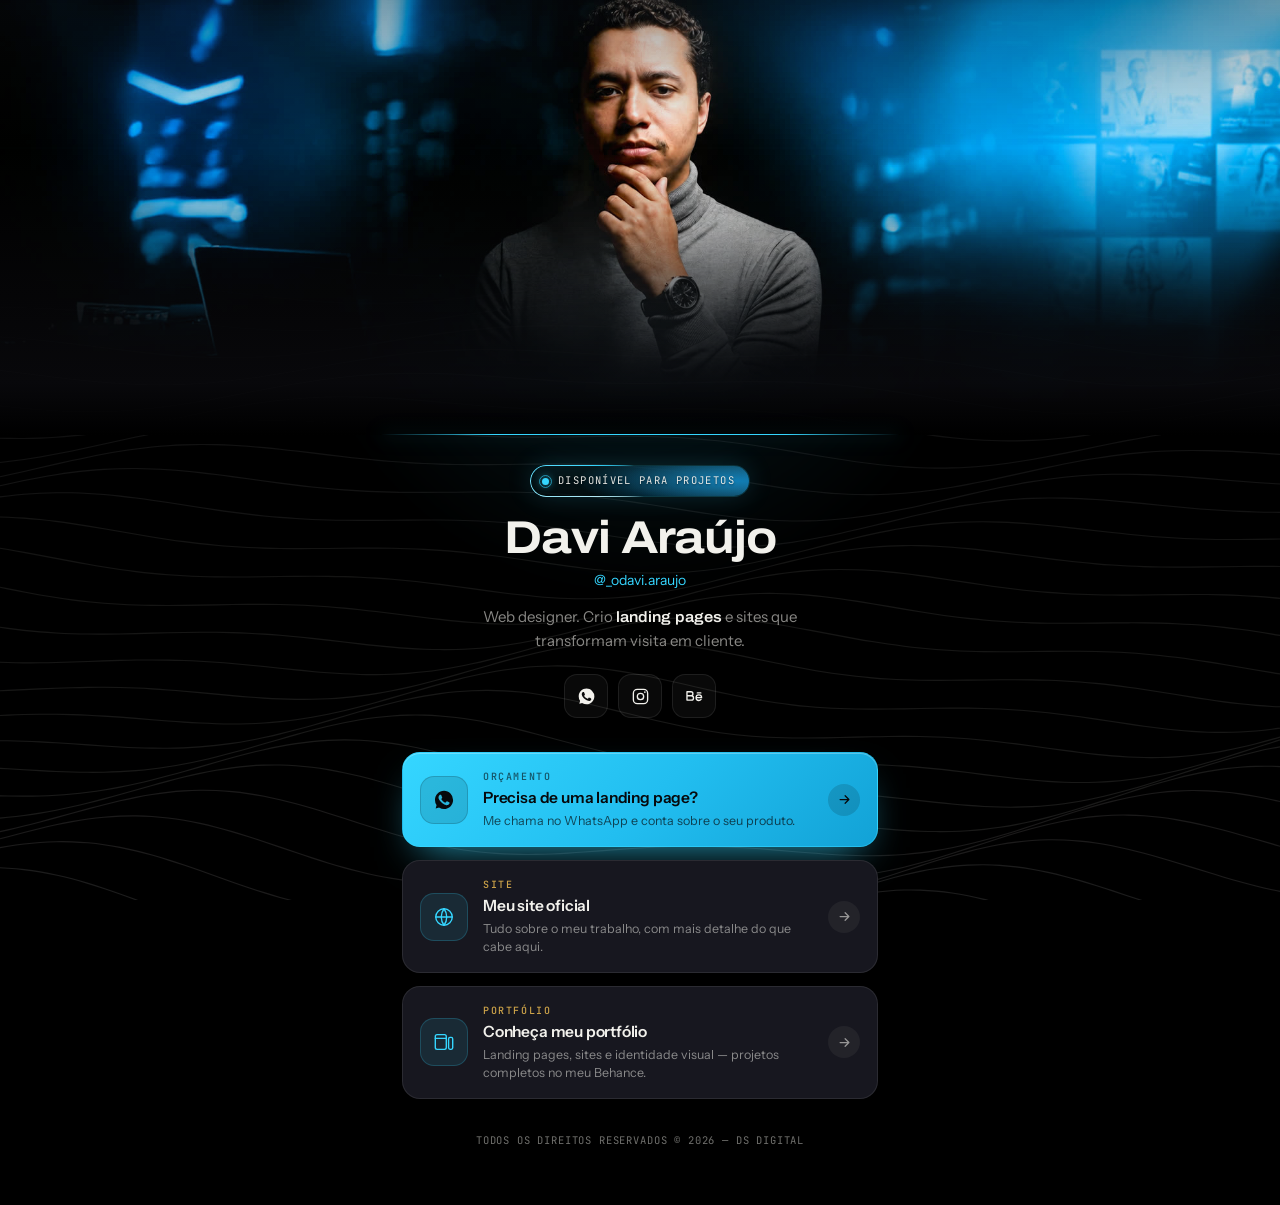
<file: index.html>
<!DOCTYPE html>
<html lang="pt-BR">
<head>
<meta charset="UTF-8">
<meta name="viewport" content="width=device-width, initial-scale=1">
<title>Davi Araújo — Web Designer</title>
<meta name="description" content="Web designer. Crio landing pages e sites que transformam visita em cliente.">
<meta name="theme-color" content="#0B0B0F">

<meta property="og:type" content="website">
<meta property="og:title" content="Davi Araújo — Web Designer">
<meta property="og:description" content="Crio landing pages e sites que transformam visita em cliente.">
<meta property="og:image" content="assets/banner.jpg">

<link rel="icon" href="data:image/svg+xml,%3Csvg xmlns='http://www.w3.org/2000/svg' viewBox='0 0 32 32'%3E%3Crect width='32' height='32' rx='8' fill='%230B0B0F'/%3E%3Cpath d='M9 8h6a8 8 0 0 1 0 16H9z' fill='none' stroke='%2335D6FF' stroke-width='2.6'/%3E%3C/svg%3E">

<link rel="preconnect" href="https://fonts.googleapis.com">
<link rel="preconnect" href="https://fonts.gstatic.com" crossorigin>
<link href="https://fonts.googleapis.com/css2?family=Archivo:wdth,wght@100..125,400..800&family=Instrument+Sans:wght@400..700&family=JetBrains+Mono:wght@400;500&display=swap" rel="stylesheet">
<link rel="stylesheet" href="style.css">
</head>
<body>

<!-- fundo: linhas fluidas + halo ciano -->
<div class="bg" aria-hidden="true">
  <canvas class="bg__lines"></canvas>
  <div class="bg__glow"></div>
</div>

<!-- ============ HERÓI: a foto, e a dobra ============ -->
<header class="hero" aria-hidden="true">
  <div class="hero__img"></div>
  <div class="hero__fade"></div>
  <div class="hero__fold"></div>
</header>

<main class="wrap">

  <p class="pill reveal" style="--i:0">
    <i></i><span>Disponível para projetos</span>
  </p>

  <h1 class="name reveal" style="--i:1">Davi Araújo</h1>
  <p class="handle reveal" style="--i:2">@_odavi.araujo</p>
  <p class="bio reveal" style="--i:3">
    Web designer. Crio <em>landing pages</em> e sites que transformam visita em cliente.
  </p>

  <nav class="socials reveal" style="--i:4" aria-label="Redes">
    <a href="https://wa.me/5599985160035?text=Ol%C3%A1%2C%20vim%20do%20site%20e%20gostaria%20de%20um%20or%C3%A7amento." target="_blank" rel="noopener" aria-label="WhatsApp">
      <svg viewBox="0 0 24 24" fill="currentColor" aria-hidden="true"><path d="M17.47 14.38c-.3-.15-1.76-.87-2.03-.97-.28-.1-.48-.15-.68.15s-.76.96-.94 1.16c-.17.2-.34.22-.64.08-.3-.15-1.26-.47-2.39-1.48-.89-.79-1.48-1.76-1.66-2.06-.17-.3-.02-.46.13-.6.14-.14.3-.35.45-.53.15-.17.2-.3.3-.5.1-.2.05-.37-.03-.52-.07-.15-.67-1.61-.91-2.2-.25-.58-.49-.5-.67-.51h-.57c-.2 0-.52.07-.8.37-.27.3-1.03 1.02-1.03 2.48s1.06 2.87 1.21 3.07c.15.2 2.1 3.2 5.08 4.49.7.3 1.26.49 1.69.62.71.23 1.36.2 1.87.12.57-.09 1.76-.72 2-1.41.25-.7.25-1.29.18-1.42-.08-.12-.28-.2-.57-.34M12.05 21.8a9.9 9.9 0 0 1-5.04-1.38l-.36-.21-3.74.98 1-3.65-.24-.37a9.86 9.86 0 0 1-1.51-5.26c0-5.45 4.44-9.89 9.89-9.89 2.64 0 5.12 1.03 6.99 2.9a9.83 9.83 0 0 1 2.89 6.99c0 5.45-4.44 9.89-9.88 9.89"/></svg>
    </a>
    <a href="https://www.instagram.com/_odavi.araujo/" target="_blank" rel="noopener" aria-label="Instagram">
      <svg viewBox="0 0 24 24" fill="none" stroke="currentColor" stroke-width="1.7" aria-hidden="true"><rect x="3" y="3" width="18" height="18" rx="5"/><circle cx="12" cy="12" r="4"/><circle cx="17.5" cy="6.5" r="1.05" fill="currentColor" stroke="none"/></svg>
    </a>
    <a href="https://www.behance.net/odavi_araujo" target="_blank" rel="noopener" aria-label="Behance">
      <svg viewBox="0 0 24 24" fill="none" stroke="currentColor" stroke-width="1.7" stroke-linecap="round" stroke-linejoin="round" aria-hidden="true"><path d="M2.5 6h5a2.5 2.5 0 0 1 0 5h-5zM2.5 11h5.5a2.75 2.75 0 0 1 0 5.5H2.5zM14 13.5h7a3.5 3.5 0 1 0-7 0 3.5 3.5 0 0 0 3.5 3.5c1.3 0 2.2-.5 2.8-1.3M15.5 7.5H20"/></svg>
    </a>
  </nav>

  <!-- ============ CARDS ============ -->
  <div class="links">

    <a class="link link--cta reveal" style="--i:5" href="https://wa.me/5599985160035?text=Ol%C3%A1%2C%20vim%20do%20site%20e%20gostaria%20de%20um%20or%C3%A7amento." target="_blank" rel="noopener">
      <span class="link__ic" aria-hidden="true">
        <svg viewBox="0 0 24 24" fill="currentColor"><path d="M17.47 14.38c-.3-.15-1.76-.87-2.03-.97-.28-.1-.48-.15-.68.15s-.76.96-.94 1.16c-.17.2-.34.22-.64.08-.3-.15-1.26-.47-2.39-1.48-.89-.79-1.48-1.76-1.66-2.06-.17-.3-.02-.46.13-.6.14-.14.3-.35.45-.53.15-.17.2-.3.3-.5.1-.2.05-.37-.03-.52-.07-.15-.67-1.61-.91-2.2-.25-.58-.49-.5-.67-.51h-.57c-.2 0-.52.07-.8.37-.27.3-1.03 1.02-1.03 2.48s1.06 2.87 1.21 3.07c.15.2 2.1 3.2 5.08 4.49.7.3 1.26.49 1.69.62.71.23 1.36.2 1.87.12.57-.09 1.76-.72 2-1.41.25-.7.25-1.29.18-1.42-.08-.12-.28-.2-.57-.34M12.05 21.8a9.9 9.9 0 0 1-5.04-1.38l-.36-.21-3.74.98 1-3.65-.24-.37a9.86 9.86 0 0 1-1.51-5.26c0-5.45 4.44-9.89 9.89-9.89 2.64 0 5.12 1.03 6.99 2.9a9.83 9.83 0 0 1 2.89 6.99c0 5.45-4.44 9.89-9.88 9.89"/></svg>
      </span>
      <span class="link__tx">
        <span class="link__kick">Orçamento</span>
        <b>Precisa de uma landing page?</b>
        <span class="link__sub">Me chama no WhatsApp e conta sobre o seu produto.</span>
      </span>
      <span class="link__go" aria-hidden="true">
        <svg viewBox="0 0 24 24" fill="none" stroke="currentColor" stroke-width="2" stroke-linecap="round" stroke-linejoin="round"><path d="M5 12h13M13 6l6 6-6 6"/></svg>
      </span>
    </a>

    <!-- TODO: trocar o href="#" pela URL do site quando ele estiver no ar -->
    <a class="link reveal" style="--i:6" href="#">
      <span class="link__ic" aria-hidden="true">
        <svg viewBox="0 0 24 24" fill="none" stroke="currentColor" stroke-width="1.5" stroke-linecap="round" stroke-linejoin="round">
          <circle cx="12" cy="12" r="9"/><path d="M3 12h18"/>
          <path d="M12 3a15 15 0 0 1 0 18M12 3a15 15 0 0 0 0 18"/>
        </svg>
      </span>
      <span class="link__tx">
        <span class="link__kick">Site</span>
        <b>Meu site oficial</b>
        <span class="link__sub">Tudo sobre o meu trabalho, com mais detalhe do que cabe aqui.</span>
      </span>
      <span class="link__go" aria-hidden="true">
        <svg viewBox="0 0 24 24" fill="none" stroke="currentColor" stroke-width="2" stroke-linecap="round" stroke-linejoin="round"><path d="M5 12h13M13 6l6 6-6 6"/></svg>
      </span>
    </a>

    <a class="link reveal" style="--i:7" href="https://www.behance.net/odavi_araujo" target="_blank" rel="noopener">
      <span class="link__ic" aria-hidden="true">
        <svg viewBox="0 0 24 24" fill="none" stroke="currentColor" stroke-width="1.5" stroke-linecap="round" stroke-linejoin="round">
          <rect x="2.5" y="4" width="12" height="16" rx="2"/><path d="M2.5 8h12"/>
          <rect x="17" y="7" width="4.5" height="13" rx="1.6"/>
        </svg>
      </span>
      <span class="link__tx">
        <span class="link__kick">Portfólio</span>
        <b>Conheça meu portfólio</b>
        <span class="link__sub">Landing pages, sites e identidade visual — projetos completos no meu Behance.</span>
      </span>
      <span class="link__go" aria-hidden="true">
        <svg viewBox="0 0 24 24" fill="none" stroke="currentColor" stroke-width="2" stroke-linecap="round" stroke-linejoin="round"><path d="M5 12h13M13 6l6 6-6 6"/></svg>
      </span>
    </a>

  </div>

  <footer class="foot reveal" style="--i:8">
    Todos os direitos reservados © <span id="year">2026</span> — DS DIGITAL
  </footer>

</main>

<script src="script.js"></script>
</body>
</html>
</file>
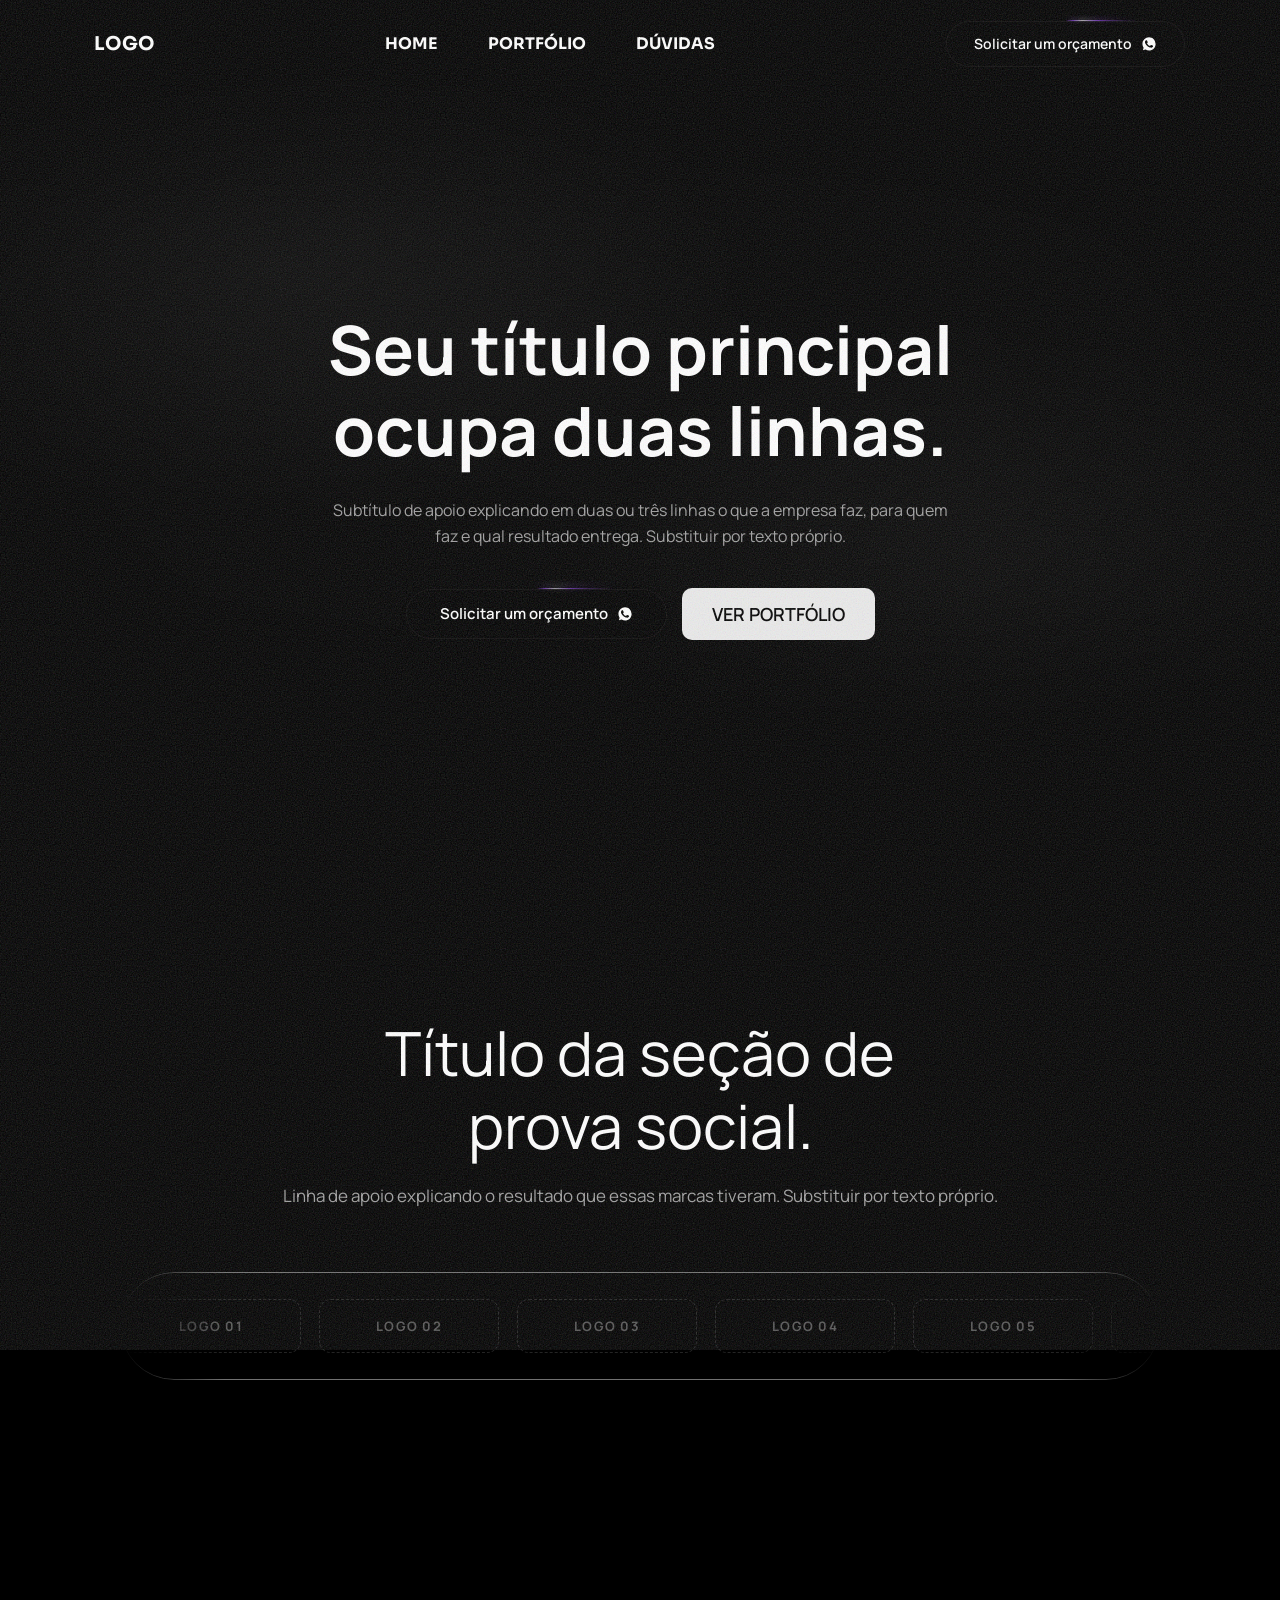
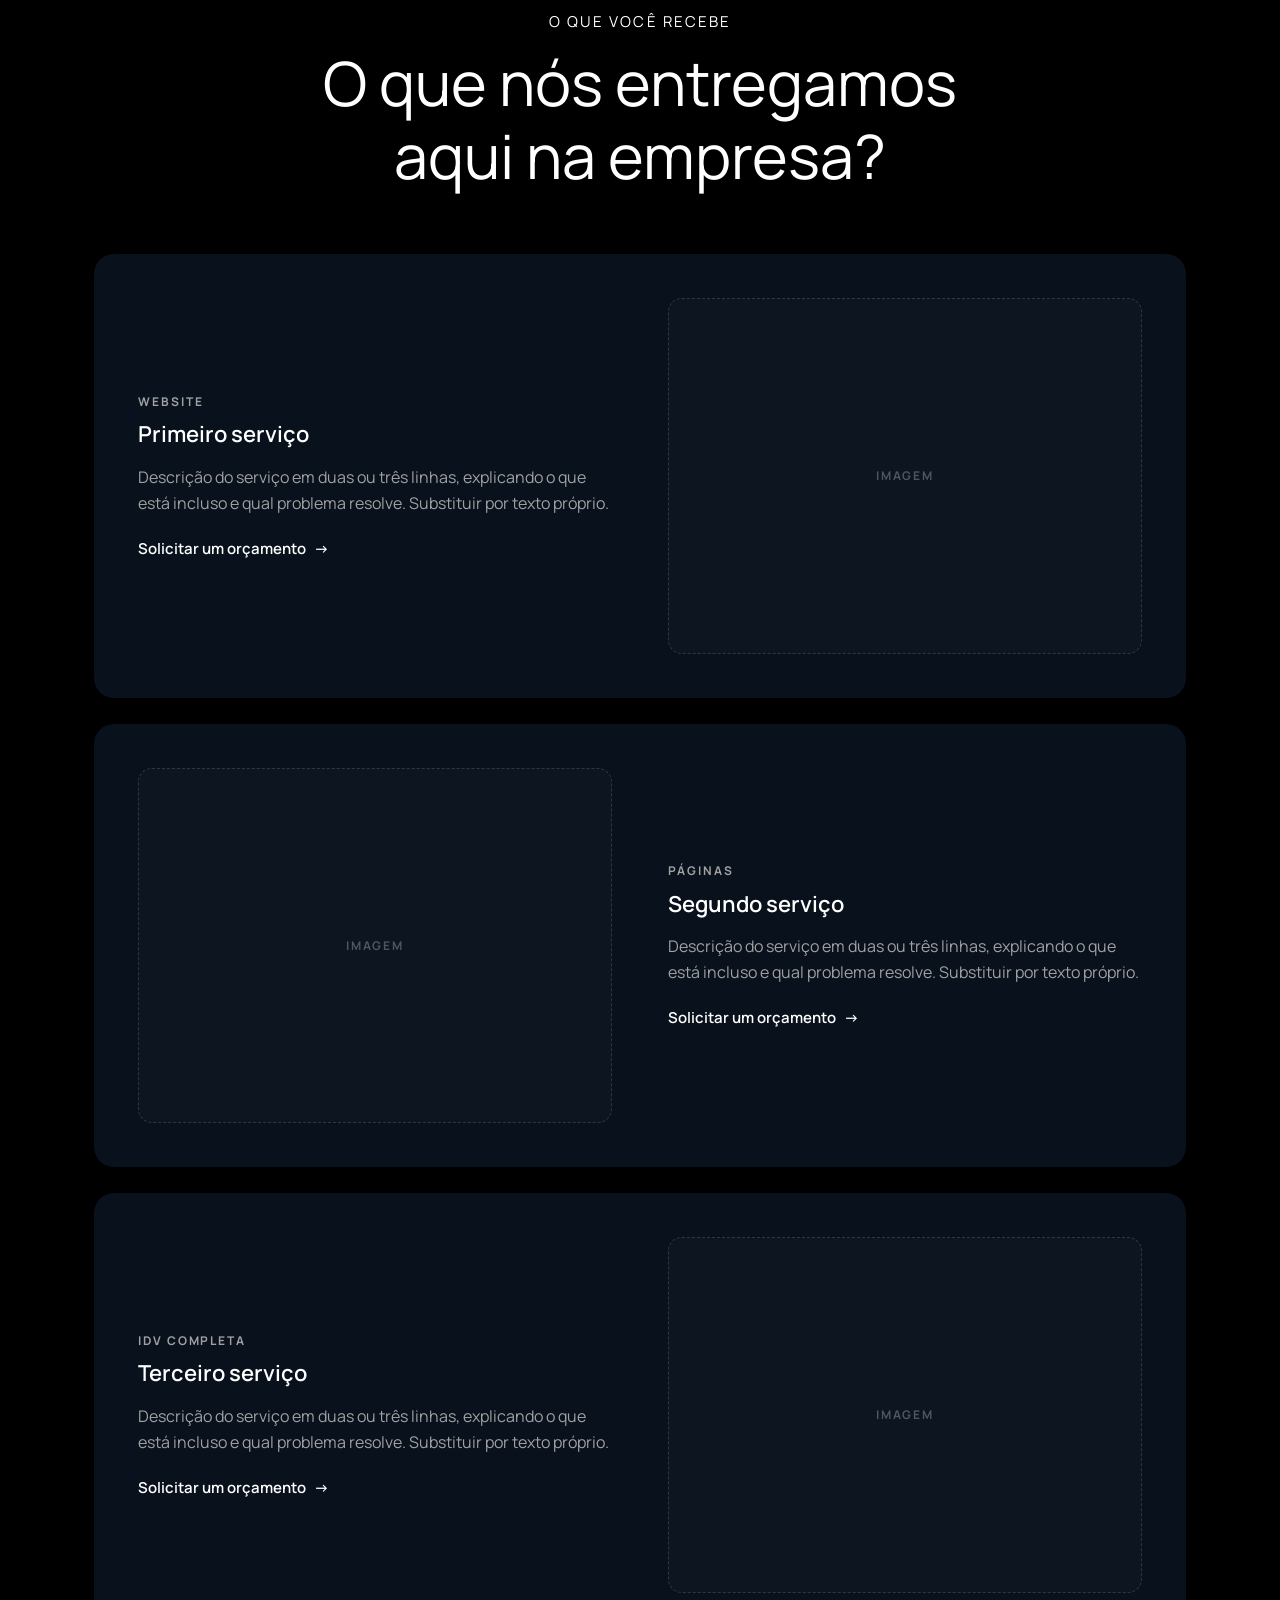
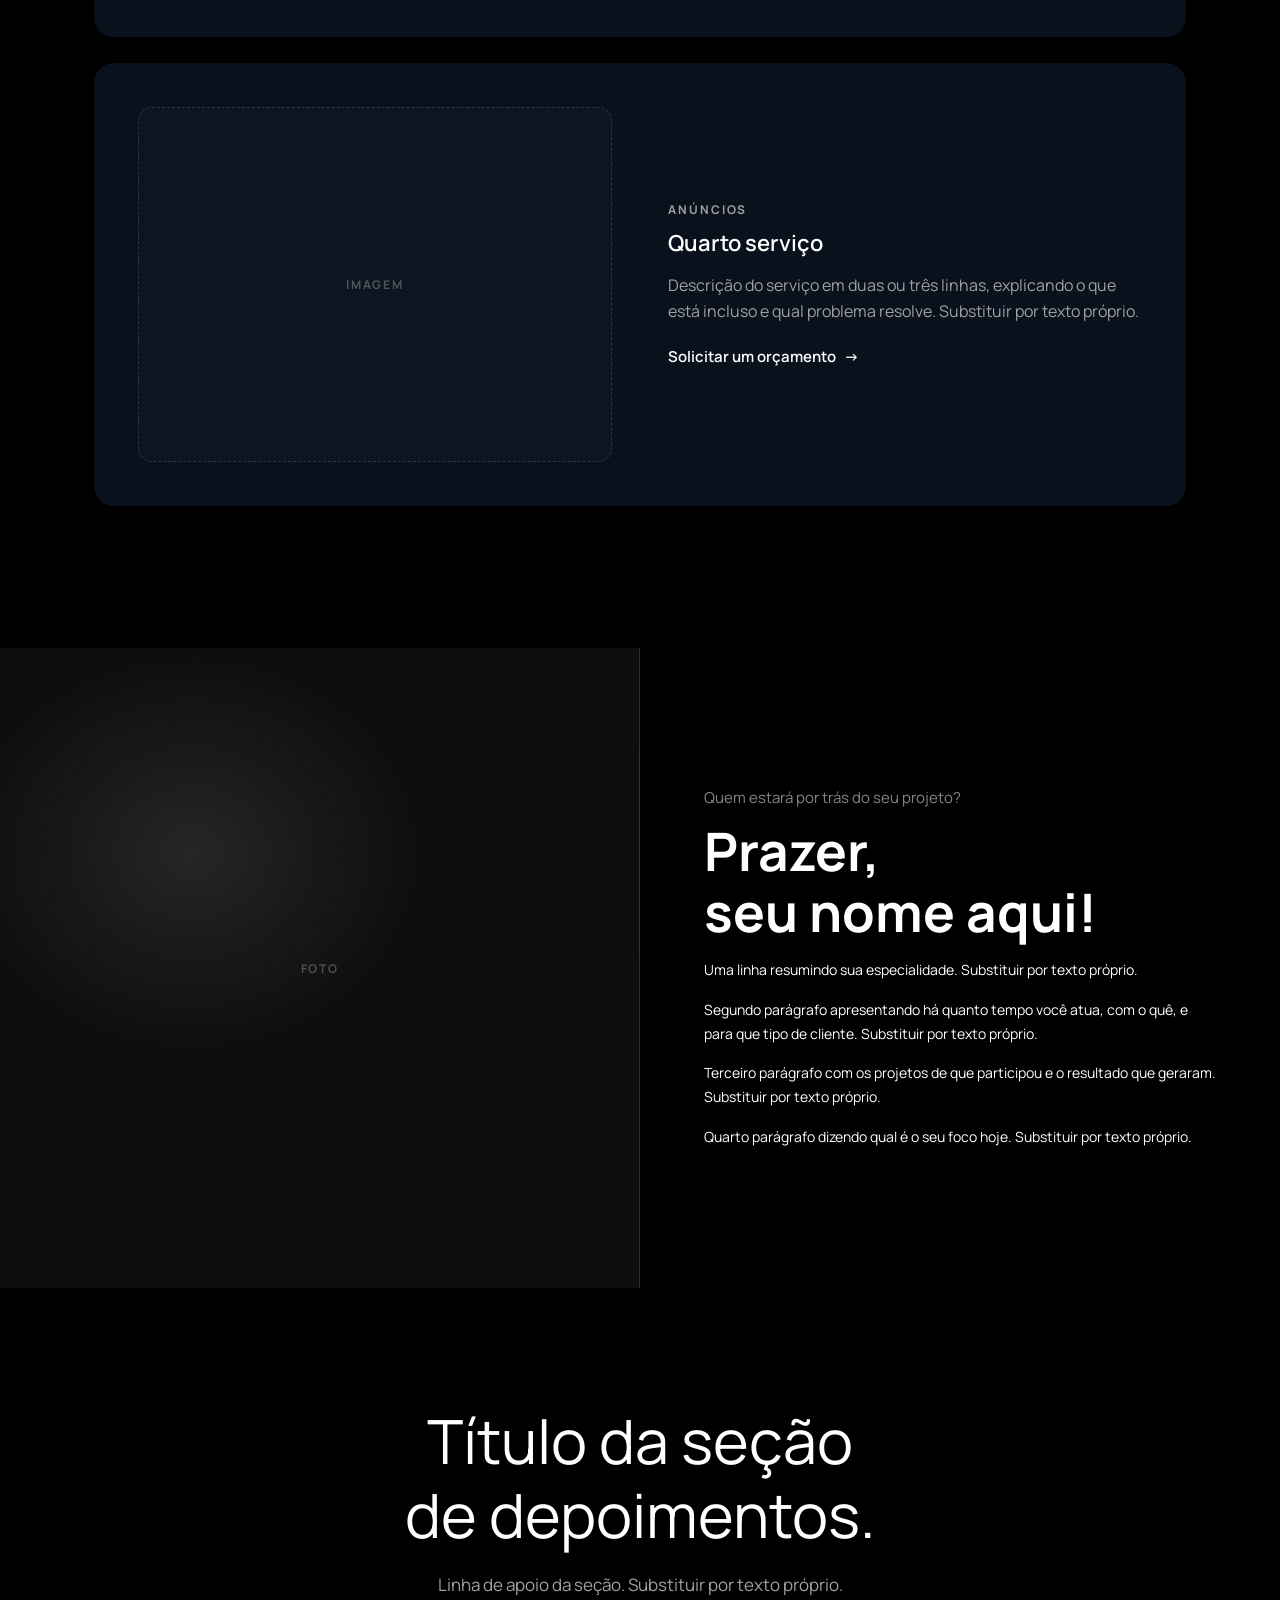
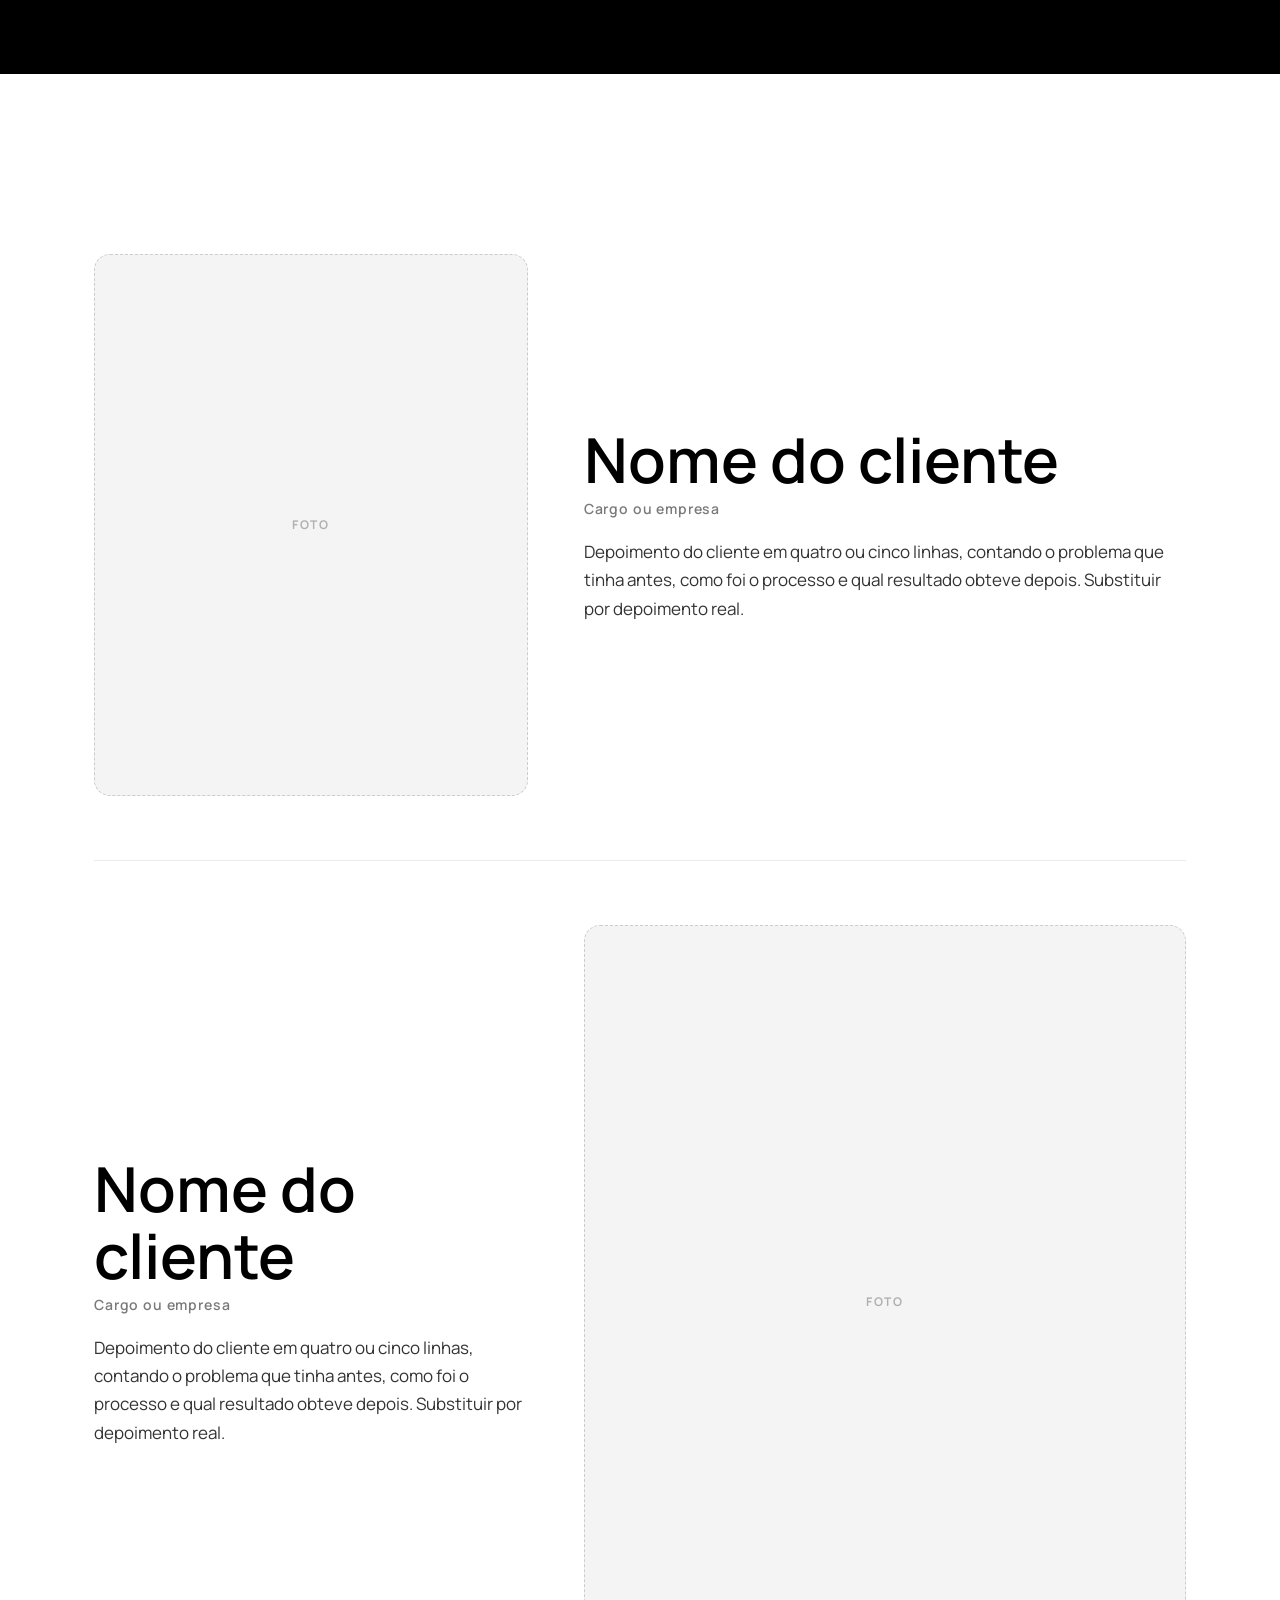
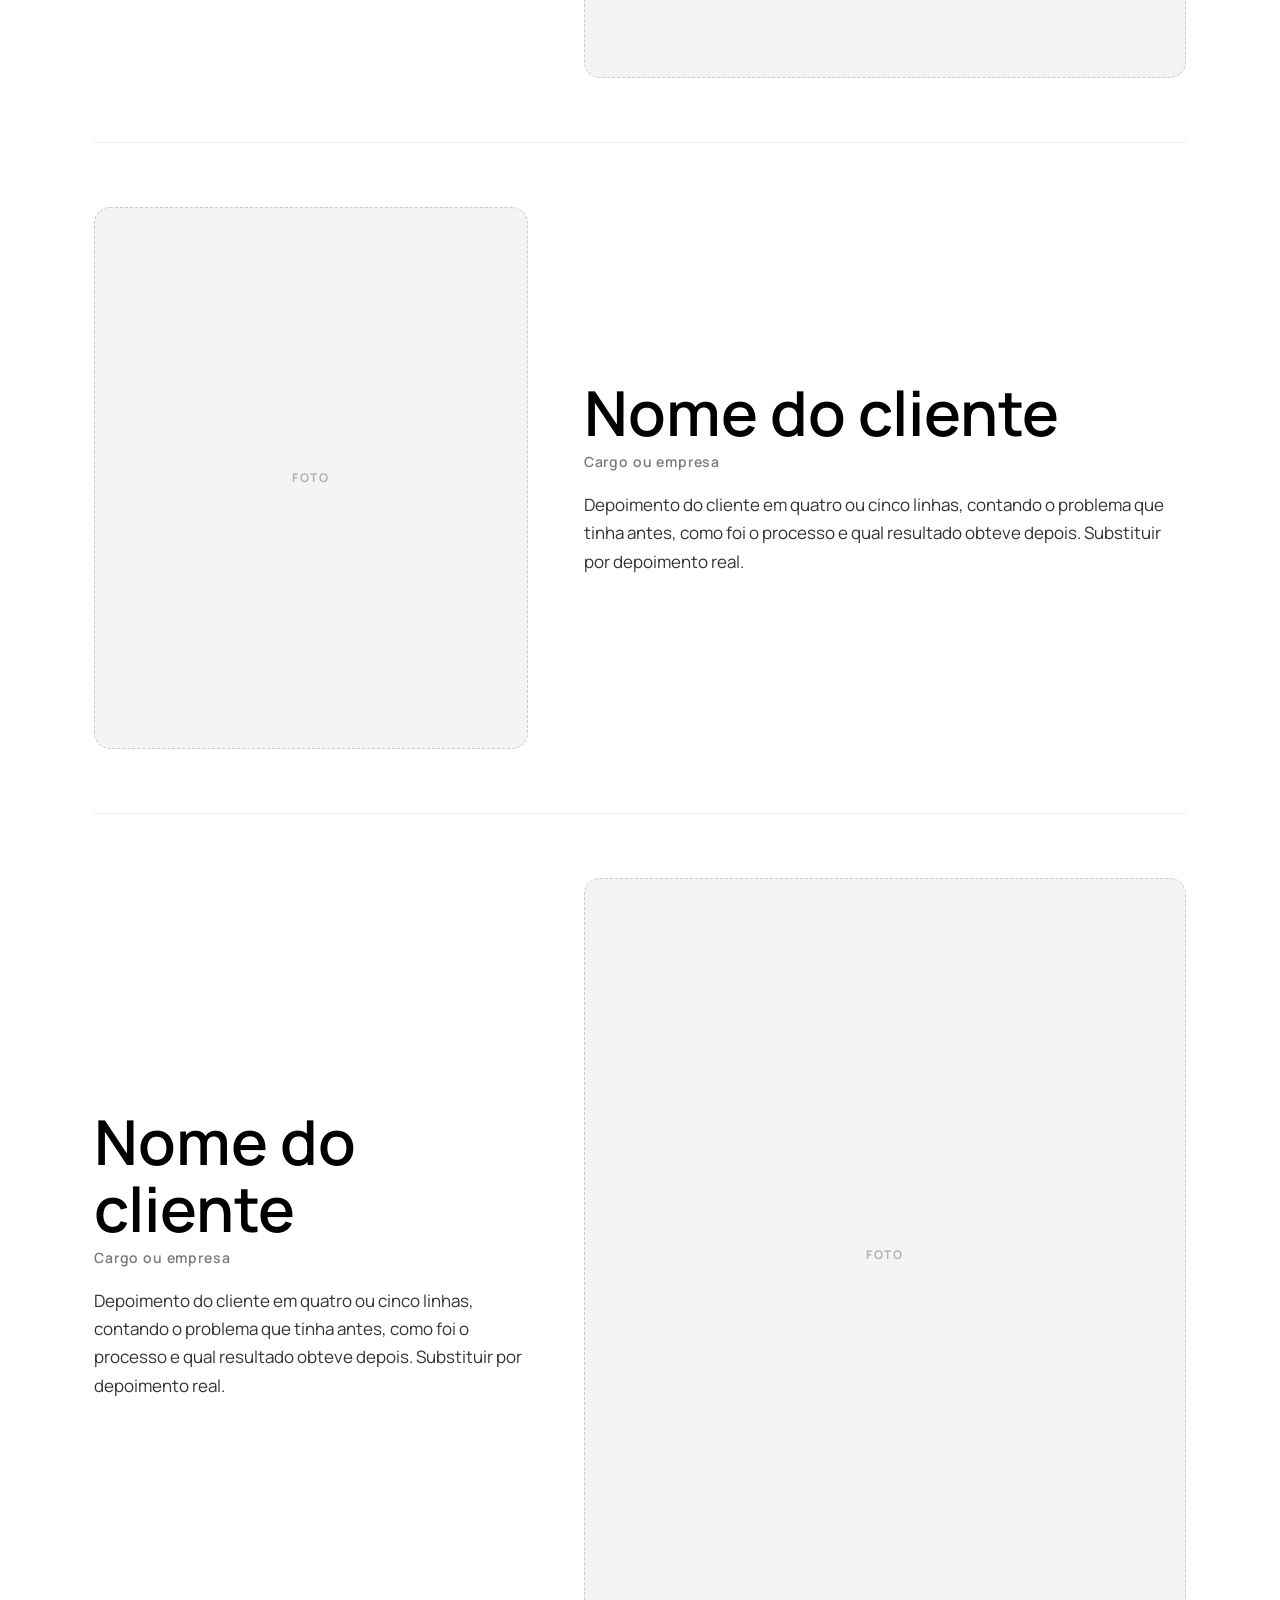
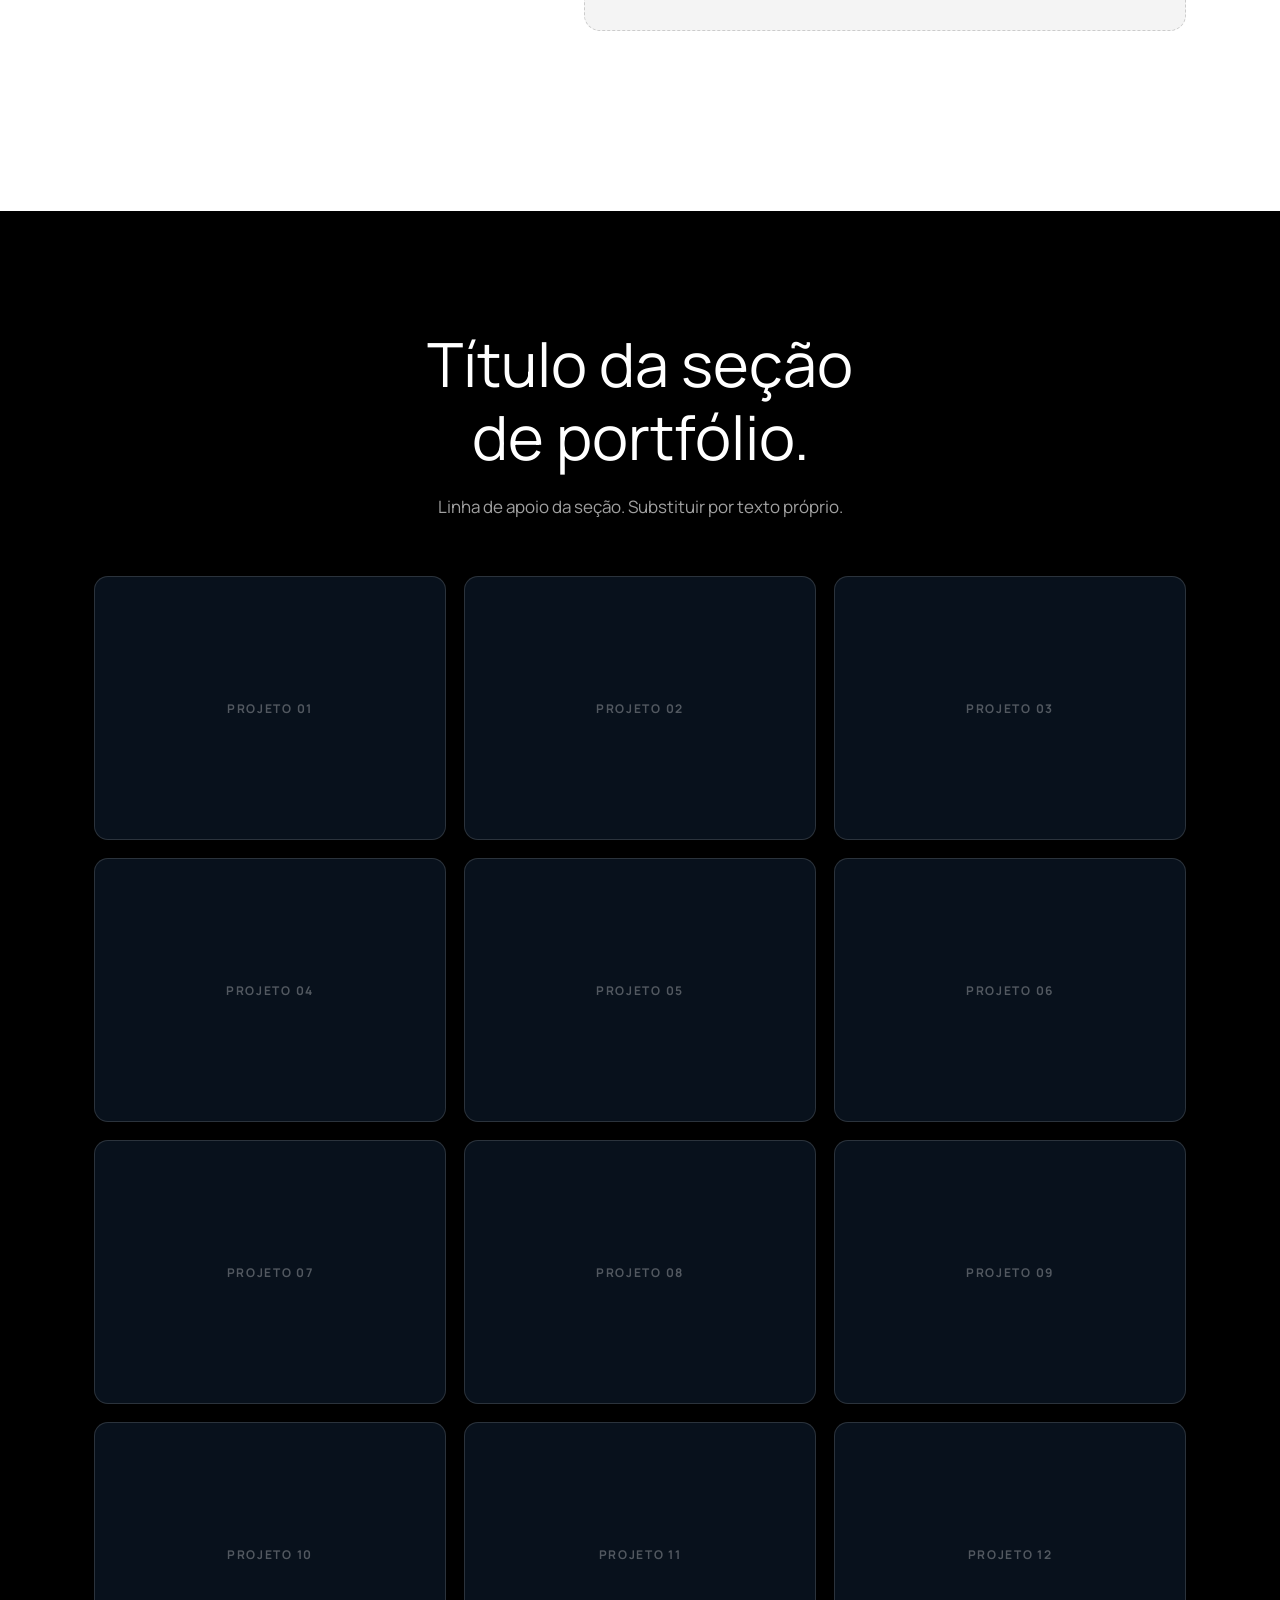
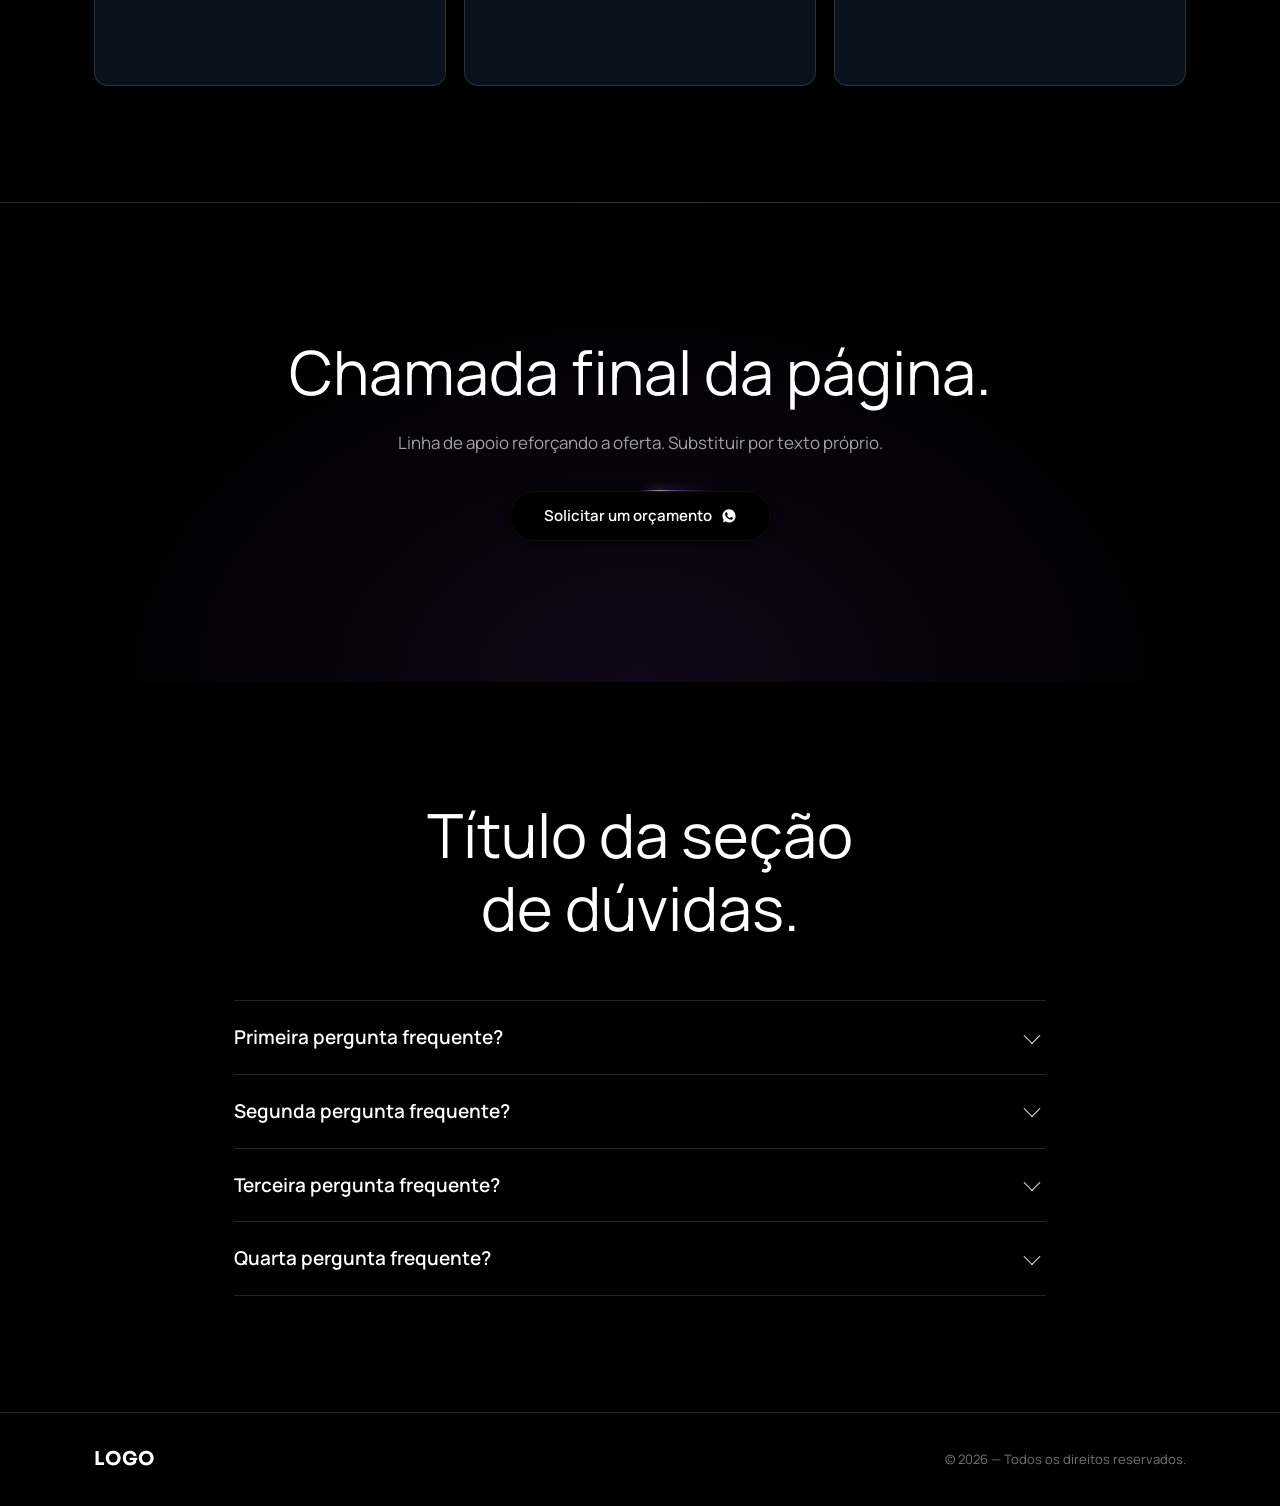
<file: clone/index.html>
<!DOCTYPE html>
<html lang="pt-BR">
<head>
<meta charset="UTF-8">
<meta name="viewport" content="width=device-width, initial-scale=1">
<title>Portfólio</title>
<meta name="description" content="Estrutura, páginas de venda e identidade visual.">
<meta name="theme-color" content="#000000">

<link rel="preconnect" href="https://fonts.googleapis.com">
<link rel="preconnect" href="https://fonts.gstatic.com" crossorigin>
<link href="https://fonts.googleapis.com/css2?family=Manrope:wght@400;500;600;700;800&family=Sora:wght@400;600;700&display=swap" rel="stylesheet">
<link rel="stylesheet" href="style.css">
<script>document.documentElement.classList.add("js");</script>
</head>
<body>

<div class="noise" aria-hidden="true"></div>

<a class="skip" href="#main">Pular para o conteúdo</a>

<!-- ===================== NAV ===================== -->
<header class="nav" id="top">
  <div class="nav__in">
    <a class="nav__logo" href="#top">LOGO</a>

    <nav class="nav__menu" aria-label="Menu">
      <a href="#top">HOME</a>
      <a href="#portfolio">PORTFÓLIO</a>
      <a href="#duvidas">DÚVIDAS</a>
    </nav>

    <a class="shiny" href="#contato"><span>Solicitar um orçamento</span>
      <svg viewBox="0 0 24 24" fill="currentColor" aria-hidden="true"><path d="M17.47 14.38c-.3-.15-1.76-.87-2.03-.97-.28-.1-.48-.15-.68.15s-.76.96-.94 1.16c-.17.2-.34.22-.64.08-.3-.15-1.26-.47-2.39-1.48-.89-.79-1.48-1.76-1.66-2.06-.17-.3-.02-.46.13-.6.14-.14.3-.35.45-.53.15-.17.2-.3.3-.5.1-.2.05-.37-.03-.52-.07-.15-.67-1.61-.91-2.2-.25-.58-.49-.5-.67-.51h-.57c-.2 0-.52.07-.8.37-.27.3-1.03 1.02-1.03 2.48s1.06 2.87 1.21 3.07c.15.2 2.1 3.2 5.08 4.49.7.3 1.26.49 1.69.62.71.23 1.36.2 1.87.12.57-.09 1.76-.72 2-1.41.25-.7.25-1.29.18-1.42-.08-.12-.28-.2-.57-.34M12.05 21.8a9.9 9.9 0 0 1-5.04-1.38l-.36-.21-3.74.98 1-3.65-.24-.37a9.86 9.86 0 0 1-1.51-5.26c0-5.45 4.44-9.89 9.89-9.89 2.64 0 5.12 1.03 6.99 2.9a9.83 9.83 0 0 1 2.89 6.99c0 5.45-4.44 9.89-9.88 9.89"/></svg>
    </a>

    <button class="burger" type="button" aria-label="Abrir menu" aria-expanded="false" aria-controls="menu-mob">
      <span></span><span></span>
    </button>
  </div>

  <nav class="nav__mob" id="menu-mob" aria-label="Menu">
    <a href="#top">HOME</a>
    <a href="#portfolio">PORTFÓLIO</a>
    <a href="#duvidas">DÚVIDAS</a>
    <a class="shiny" href="#contato"><span>Solicitar um orçamento</span></a>
  </nav>
</header>

<main id="main">

<!-- ===================== HERO ===================== -->
<section class="hero">
  <div class="hero__fallback" aria-hidden="true"></div>
  <div class="hero__video" id="hero-video" aria-hidden="true"></div>
  <div class="hero__veil"></div>

  <div class="blur-bar" aria-hidden="true">
    <div class="blur">
      <div class="blur-1"></div><div class="blur-2"></div><div class="blur-3"></div>
      <div class="blur-4"></div><div class="blur-5"></div><div class="blur-6"></div>
    </div>
  </div>

  <div class="hero__in wrap">
    <h1 class="rv">Seu título principal<br>ocupa duas linhas.</h1>
    <p class="hero__sub rv" data-d="1">
      Subtítulo de apoio explicando em duas ou três linhas o que a empresa faz,
      para quem faz e qual resultado entrega. Substituir por texto próprio.
    </p>
    <div class="hero__btns rv" data-d="2">
      <a class="shiny shiny--lg" href="#contato"><span>Solicitar um orçamento</span>
        <svg viewBox="0 0 24 24" fill="currentColor" aria-hidden="true"><path d="M17.47 14.38c-.3-.15-1.76-.87-2.03-.97-.28-.1-.48-.15-.68.15s-.76.96-.94 1.16c-.17.2-.34.22-.64.08-.3-.15-1.26-.47-2.39-1.48-.89-.79-1.48-1.76-1.66-2.06-.17-.3-.02-.46.13-.6.14-.14.3-.35.45-.53.15-.17.2-.3.3-.5.1-.2.05-.37-.03-.52-.07-.15-.67-1.61-.91-2.2-.25-.58-.49-.5-.67-.51h-.57c-.2 0-.52.07-.8.37-.27.3-1.03 1.02-1.03 2.48s1.06 2.87 1.21 3.07c.15.2 2.1 3.2 5.08 4.49.7.3 1.26.49 1.69.62.71.23 1.36.2 1.87.12.57-.09 1.76-.72 2-1.41.25-.7.25-1.29.18-1.42-.08-.12-.28-.2-.57-.34M12.05 21.8a9.9 9.9 0 0 1-5.04-1.38l-.36-.21-3.74.98 1-3.65-.24-.37a9.86 9.86 0 0 1-1.51-5.26c0-5.45 4.44-9.89 9.89-9.89 2.64 0 5.12 1.03 6.99 2.9a9.83 9.83 0 0 1 2.89 6.99c0 5.45-4.44 9.89-9.88 9.89"/></svg>
      </a>
      <a class="btn-branco" href="#portfolio">VER PORTFÓLIO</a>
    </div>
  </div>
</section>

<!-- ===================== PROVA SOCIAL ===================== -->
<section class="sec sec--dark">
  <div class="wrap centro">
    <h2 class="rv">Título da seção de<br>prova social.</h2>
    <p class="sec__sub rv" data-d="1">
      Linha de apoio explicando o resultado que essas marcas tiveram. Substituir por texto próprio.
    </p>
  </div>

  <div class="marquee-capsula rv" data-d="2" aria-label="Clientes">
    <ul class="marquee__linha">
      <li>LOGO 01</li><li>LOGO 02</li><li>LOGO 03</li>
      <li>LOGO 04</li><li>LOGO 05</li><li>LOGO 06</li><li>LOGO 07</li>
    </ul>
  </div>
</section>

<!-- ===================== SERVIÇOS ===================== -->
<section class="sec sec--dark" id="servicos">
  <div class="wrap">
    <div class="centro">
      <p class="kicker rv">O QUE VOCÊ RECEBE</p>
      <h2 class="rv sec__titulo" data-d="1">O que nós entregamos<br>aqui na empresa?</h2>
    </div>

    <article class="serv rv">
      <div class="serv__tx">
        <p class="serv__rotulo">WEBSITE</p>
        <h3>Primeiro serviço</h3>
        <p class="serv__desc">Descrição do serviço em duas ou três linhas, explicando o que está incluso e qual problema resolve. Substituir por texto próprio.</p>
        <a class="link-seta" href="#contato">Solicitar um orçamento <span aria-hidden="true">→</span></a>
      </div>
      <div class="serv__img" aria-hidden="true"><span>IMAGEM</span></div>
    </article>

    <article class="serv serv--inv rv">
      <div class="serv__tx">
        <p class="serv__rotulo">PÁGINAS</p>
        <h3>Segundo serviço</h3>
        <p class="serv__desc">Descrição do serviço em duas ou três linhas, explicando o que está incluso e qual problema resolve. Substituir por texto próprio.</p>
        <a class="link-seta" href="#contato">Solicitar um orçamento <span aria-hidden="true">→</span></a>
      </div>
      <div class="serv__img" aria-hidden="true"><span>IMAGEM</span></div>
    </article>

    <article class="serv rv">
      <div class="serv__tx">
        <p class="serv__rotulo">IDV COMPLETA</p>
        <h3>Terceiro serviço</h3>
        <p class="serv__desc">Descrição do serviço em duas ou três linhas, explicando o que está incluso e qual problema resolve. Substituir por texto próprio.</p>
        <a class="link-seta" href="#contato">Solicitar um orçamento <span aria-hidden="true">→</span></a>
      </div>
      <div class="serv__img" aria-hidden="true"><span>IMAGEM</span></div>
    </article>

    <article class="serv serv--inv rv">
      <div class="serv__tx">
        <p class="serv__rotulo">ANÚNCIOS</p>
        <h3>Quarto serviço</h3>
        <p class="serv__desc">Descrição do serviço em duas ou três linhas, explicando o que está incluso e qual problema resolve. Substituir por texto próprio.</p>
        <a class="link-seta" href="#contato">Solicitar um orçamento <span aria-hidden="true">→</span></a>
      </div>
      <div class="serv__img" aria-hidden="true"><span>IMAGEM</span></div>
    </article>
  </div>
</section>

<!-- ===================== QUEM ESTÁ POR TRÁS ===================== -->
<section class="expert" id="sobre">
  <div class="expert__foto rv" aria-hidden="true"><span>FOTO</span></div>
  <div class="expert__tx">
    <p class="expert__kicker rv">Quem estará por trás do seu projeto?</p>
    <h2 class="rv" data-d="1">Prazer,<br>seu nome aqui!</h2>
    <p class="rv" data-d="2">Uma linha resumindo sua especialidade. Substituir por texto próprio.</p>
    <p class="rv" data-d="3">Segundo parágrafo apresentando há quanto tempo você atua, com o quê, e para que tipo de cliente. Substituir por texto próprio.</p>
    <p class="rv" data-d="4">Terceiro parágrafo com os projetos de que participou e o resultado que geraram. Substituir por texto próprio.</p>
    <p class="rv" data-d="5">Quarto parágrafo dizendo qual é o seu foco hoje. Substituir por texto próprio.</p>
  </div>
</section>

<!-- ===================== DEPOIMENTOS ===================== -->
<section class="sec sec--dark sec--corte">
  <div class="wrap centro">
    <h2 class="rv">Título da seção<br>de depoimentos.</h2>
    <p class="sec__sub rv" data-d="1">Linha de apoio da seção. Substituir por texto próprio.</p>
  </div>
</section>

<section class="sec sec--light" id="depoimentos">
  <div class="wrap">
    <article class="depo rv">
      <div class="depo__foto" aria-hidden="true"><span>FOTO</span></div>
      <div class="depo__tx">
        <h3>Nome do cliente</h3>
        <p class="depo__cargo">Cargo ou empresa</p>
        <p class="depo__fala">Depoimento do cliente em quatro ou cinco linhas, contando o problema que tinha antes, como foi o processo e qual resultado obteve depois. Substituir por depoimento real.</p>
      </div>
    </article>

    <article class="depo depo--inv rv">
      <div class="depo__foto" aria-hidden="true"><span>FOTO</span></div>
      <div class="depo__tx">
        <h3>Nome do cliente</h3>
        <p class="depo__cargo">Cargo ou empresa</p>
        <p class="depo__fala">Depoimento do cliente em quatro ou cinco linhas, contando o problema que tinha antes, como foi o processo e qual resultado obteve depois. Substituir por depoimento real.</p>
      </div>
    </article>

    <article class="depo rv">
      <div class="depo__foto" aria-hidden="true"><span>FOTO</span></div>
      <div class="depo__tx">
        <h3>Nome do cliente</h3>
        <p class="depo__cargo">Cargo ou empresa</p>
        <p class="depo__fala">Depoimento do cliente em quatro ou cinco linhas, contando o problema que tinha antes, como foi o processo e qual resultado obteve depois. Substituir por depoimento real.</p>
      </div>
    </article>

    <article class="depo depo--inv rv">
      <div class="depo__foto" aria-hidden="true"><span>FOTO</span></div>
      <div class="depo__tx">
        <h3>Nome do cliente</h3>
        <p class="depo__cargo">Cargo ou empresa</p>
        <p class="depo__fala">Depoimento do cliente em quatro ou cinco linhas, contando o problema que tinha antes, como foi o processo e qual resultado obteve depois. Substituir por depoimento real.</p>
      </div>
    </article>
  </div>
</section>

<!-- ===================== PORTFÓLIO ===================== -->
<section class="sec sec--dark" id="portfolio">
  <div class="wrap centro">
    <h2 class="rv">Título da seção<br>de portfólio.</h2>
    <p class="sec__sub rv" data-d="1">Linha de apoio da seção. Substituir por texto próprio.</p>
  </div>

  <div class="wrap">
    <div class="grid-port">
      <a class="proj rv" href="#"><div class="proj__sh" aria-hidden="true"><span>PROJETO 01</span></div></a>
      <a class="proj rv" href="#"><div class="proj__sh" aria-hidden="true"><span>PROJETO 02</span></div></a>
      <a class="proj rv" href="#"><div class="proj__sh" aria-hidden="true"><span>PROJETO 03</span></div></a>
      <a class="proj rv" href="#"><div class="proj__sh" aria-hidden="true"><span>PROJETO 04</span></div></a>
      <a class="proj rv" href="#"><div class="proj__sh" aria-hidden="true"><span>PROJETO 05</span></div></a>
      <a class="proj rv" href="#"><div class="proj__sh" aria-hidden="true"><span>PROJETO 06</span></div></a>
      <a class="proj rv" href="#"><div class="proj__sh" aria-hidden="true"><span>PROJETO 07</span></div></a>
      <a class="proj rv" href="#"><div class="proj__sh" aria-hidden="true"><span>PROJETO 08</span></div></a>
      <a class="proj rv" href="#"><div class="proj__sh" aria-hidden="true"><span>PROJETO 09</span></div></a>
      <a class="proj rv" href="#"><div class="proj__sh" aria-hidden="true"><span>PROJETO 10</span></div></a>
      <a class="proj rv" href="#"><div class="proj__sh" aria-hidden="true"><span>PROJETO 11</span></div></a>
      <a class="proj rv" href="#"><div class="proj__sh" aria-hidden="true"><span>PROJETO 12</span></div></a>
    </div>
  </div>
</section>

<!-- ===================== CTA ===================== -->
<section class="cta" id="contato">
  <div class="wrap centro rv">
    <h2>Chamada final da página.</h2>
    <p class="sec__sub">Linha de apoio reforçando a oferta. Substituir por texto próprio.</p>
    <a class="shiny shiny--lg" href="#"><span>Solicitar um orçamento</span>
      <svg viewBox="0 0 24 24" fill="currentColor" aria-hidden="true"><path d="M17.47 14.38c-.3-.15-1.76-.87-2.03-.97-.28-.1-.48-.15-.68.15s-.76.96-.94 1.16c-.17.2-.34.22-.64.08-.3-.15-1.26-.47-2.39-1.48-.89-.79-1.48-1.76-1.66-2.06-.17-.3-.02-.46.13-.6.14-.14.3-.35.45-.53.15-.17.2-.3.3-.5.1-.2.05-.37-.03-.52-.07-.15-.67-1.61-.91-2.2-.25-.58-.49-.5-.67-.51h-.57c-.2 0-.52.07-.8.37-.27.3-1.03 1.02-1.03 2.48s1.06 2.87 1.21 3.07c.15.2 2.1 3.2 5.08 4.49.7.3 1.26.49 1.69.62.71.23 1.36.2 1.87.12.57-.09 1.76-.72 2-1.41.25-.7.25-1.29.18-1.42-.08-.12-.28-.2-.57-.34M12.05 21.8a9.9 9.9 0 0 1-5.04-1.38l-.36-.21-3.74.98 1-3.65-.24-.37a9.86 9.86 0 0 1-1.51-5.26c0-5.45 4.44-9.89 9.89-9.89 2.64 0 5.12 1.03 6.99 2.9a9.83 9.83 0 0 1 2.89 6.99c0 5.45-4.44 9.89-9.88 9.89"/></svg>
    </a>
  </div>
</section>

<!-- ===================== DÚVIDAS ===================== -->
<section class="sec sec--dark" id="duvidas">
  <div class="wrap wrap--estreito">
    <div class="centro">
      <h2 class="rv">Título da seção<br>de dúvidas.</h2>
    </div>

    <div class="faq rv" data-d="1">
      <details>
        <summary>Primeira pergunta frequente?</summary>
        <div class="faq__corpo"><div><p>Resposta em duas ou três linhas. Substituir por conteúdo próprio.</p></div></div>
      </details>
      <details>
        <summary>Segunda pergunta frequente?</summary>
        <div class="faq__corpo"><div><p>Resposta em duas ou três linhas. Substituir por conteúdo próprio.</p></div></div>
      </details>
      <details>
        <summary>Terceira pergunta frequente?</summary>
        <div class="faq__corpo"><div><p>Resposta em duas ou três linhas. Substituir por conteúdo próprio.</p></div></div>
      </details>
      <details>
        <summary>Quarta pergunta frequente?</summary>
        <div class="faq__corpo"><div><p>Resposta em duas ou três linhas. Substituir por conteúdo próprio.</p></div></div>
      </details>
    </div>
  </div>
</section>

</main>

<!-- ===================== RODAPÉ ===================== -->
<footer class="rodape">
  <div class="wrap rodape__in">
    <span class="nav__logo">LOGO</span>
    <p>© <span id="ano">2026</span> — Todos os direitos reservados.</p>
  </div>
</footer>

<script src="script.js"></script>
</body>
</html>
</file>
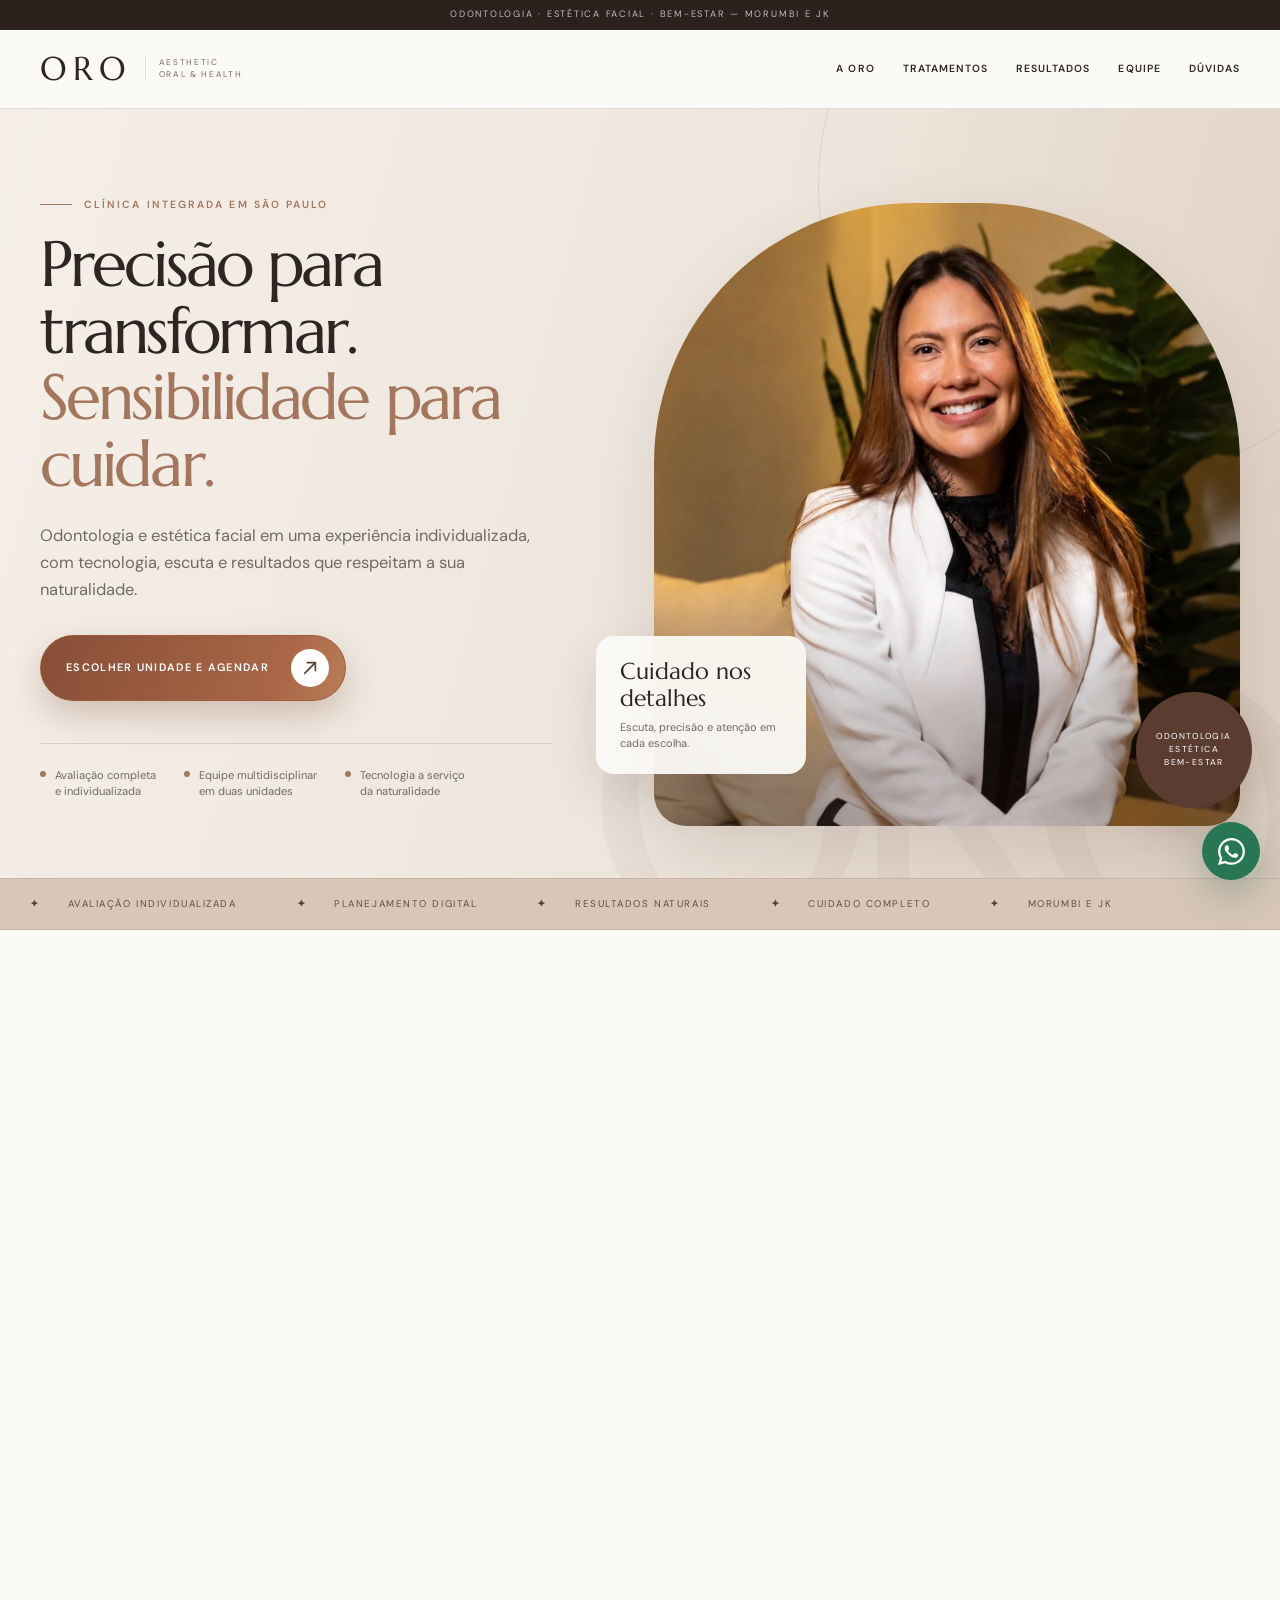
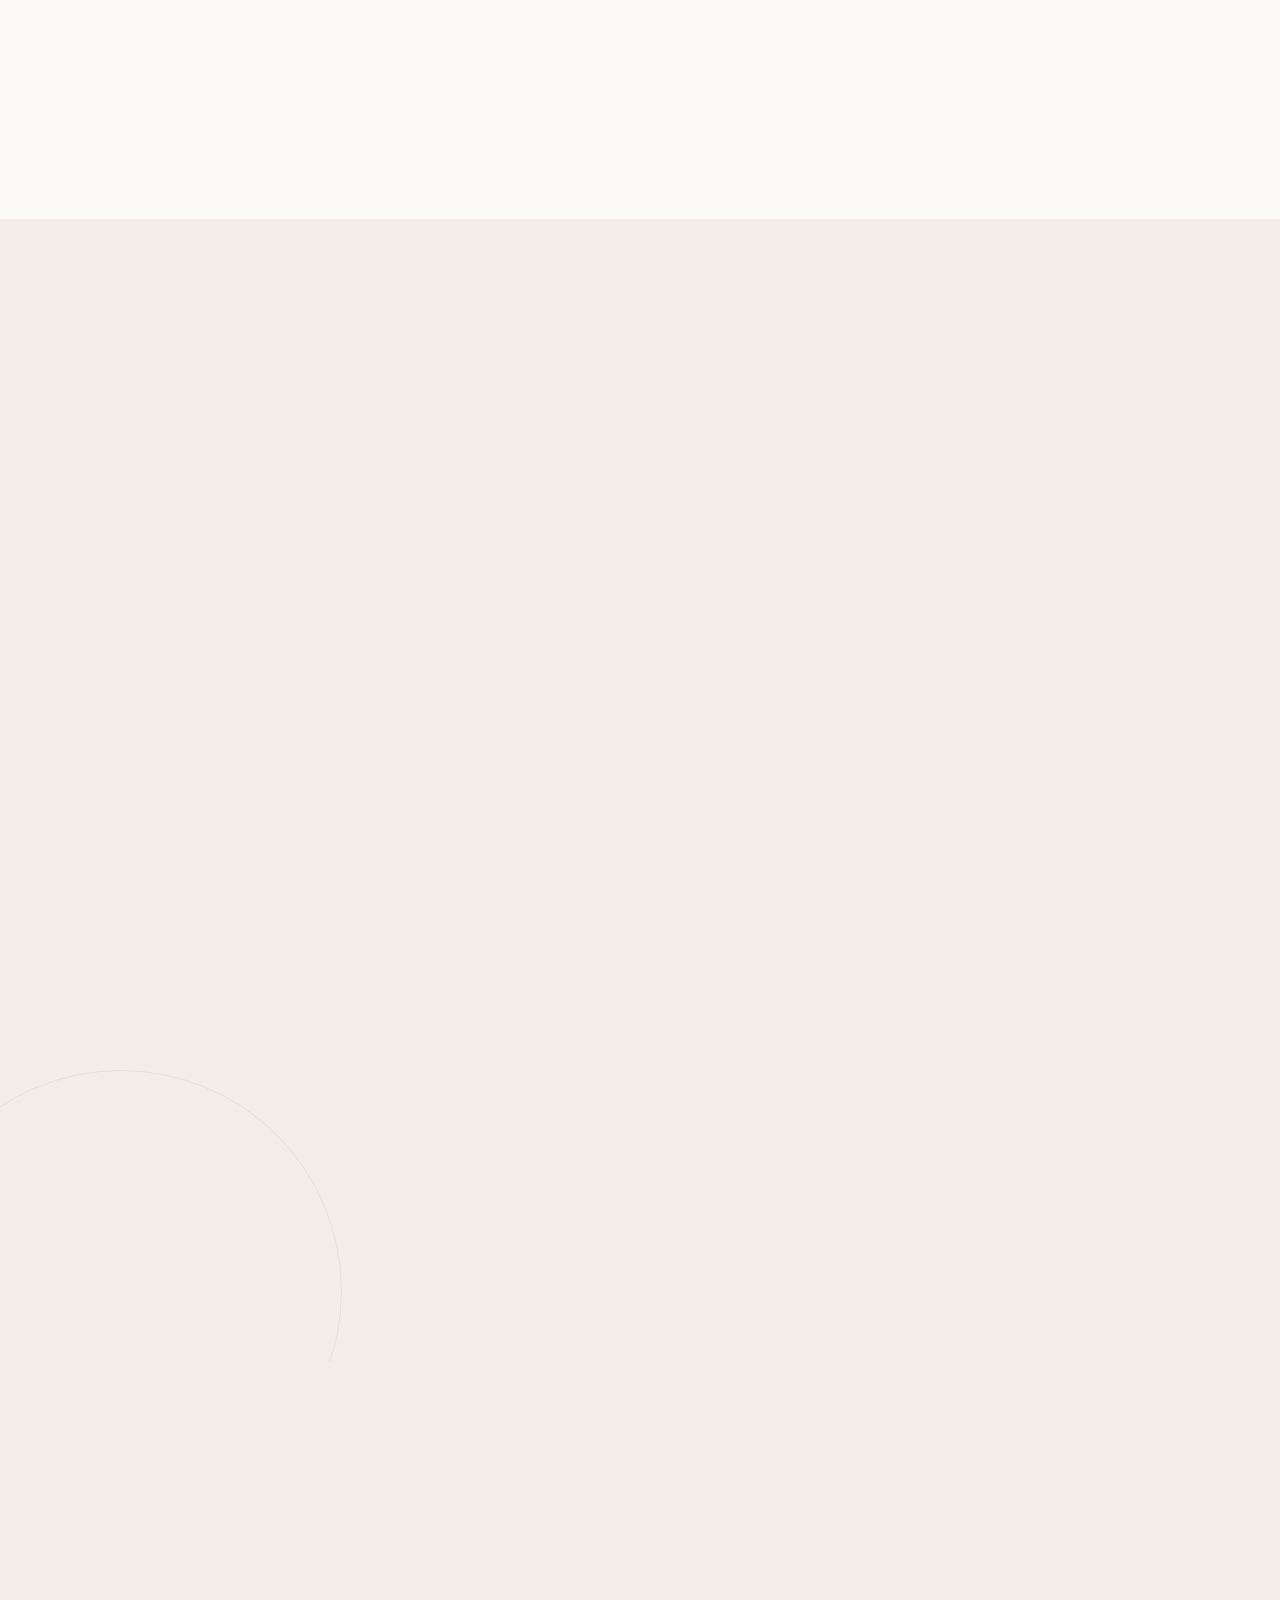
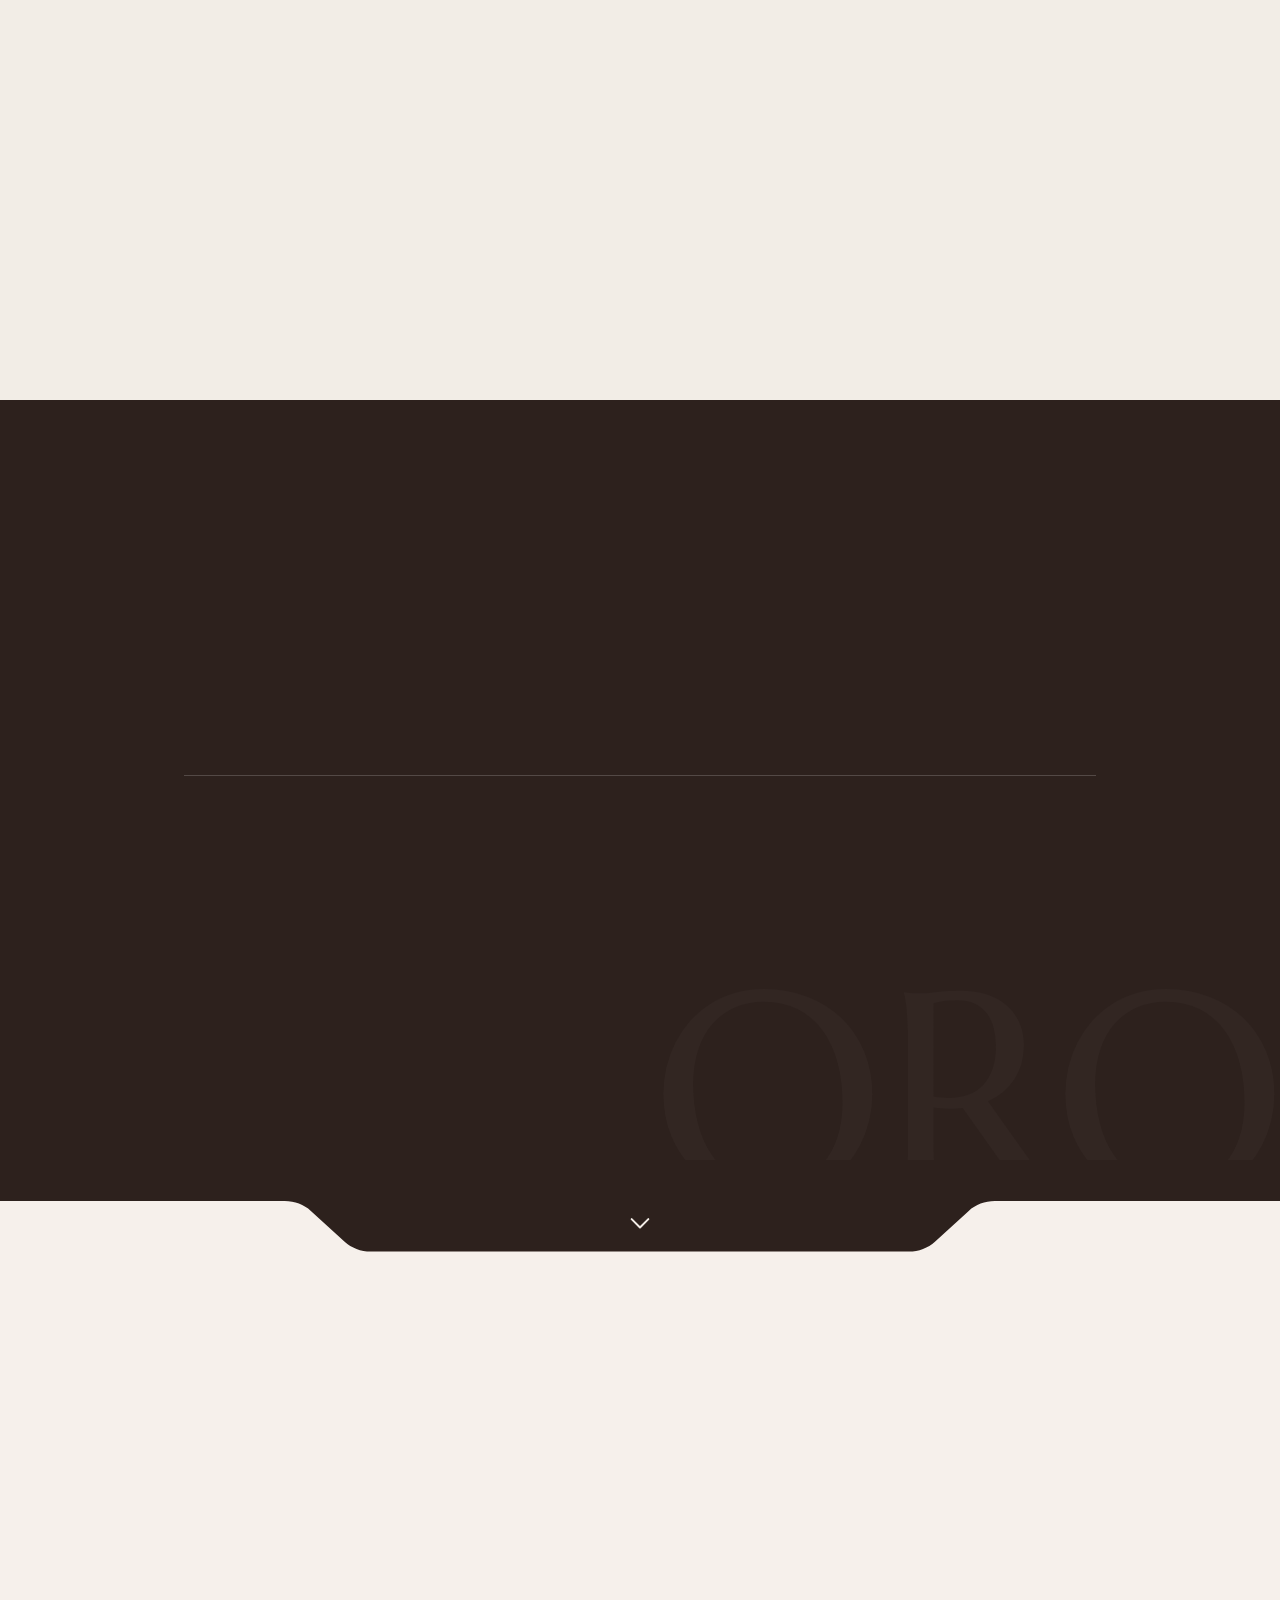
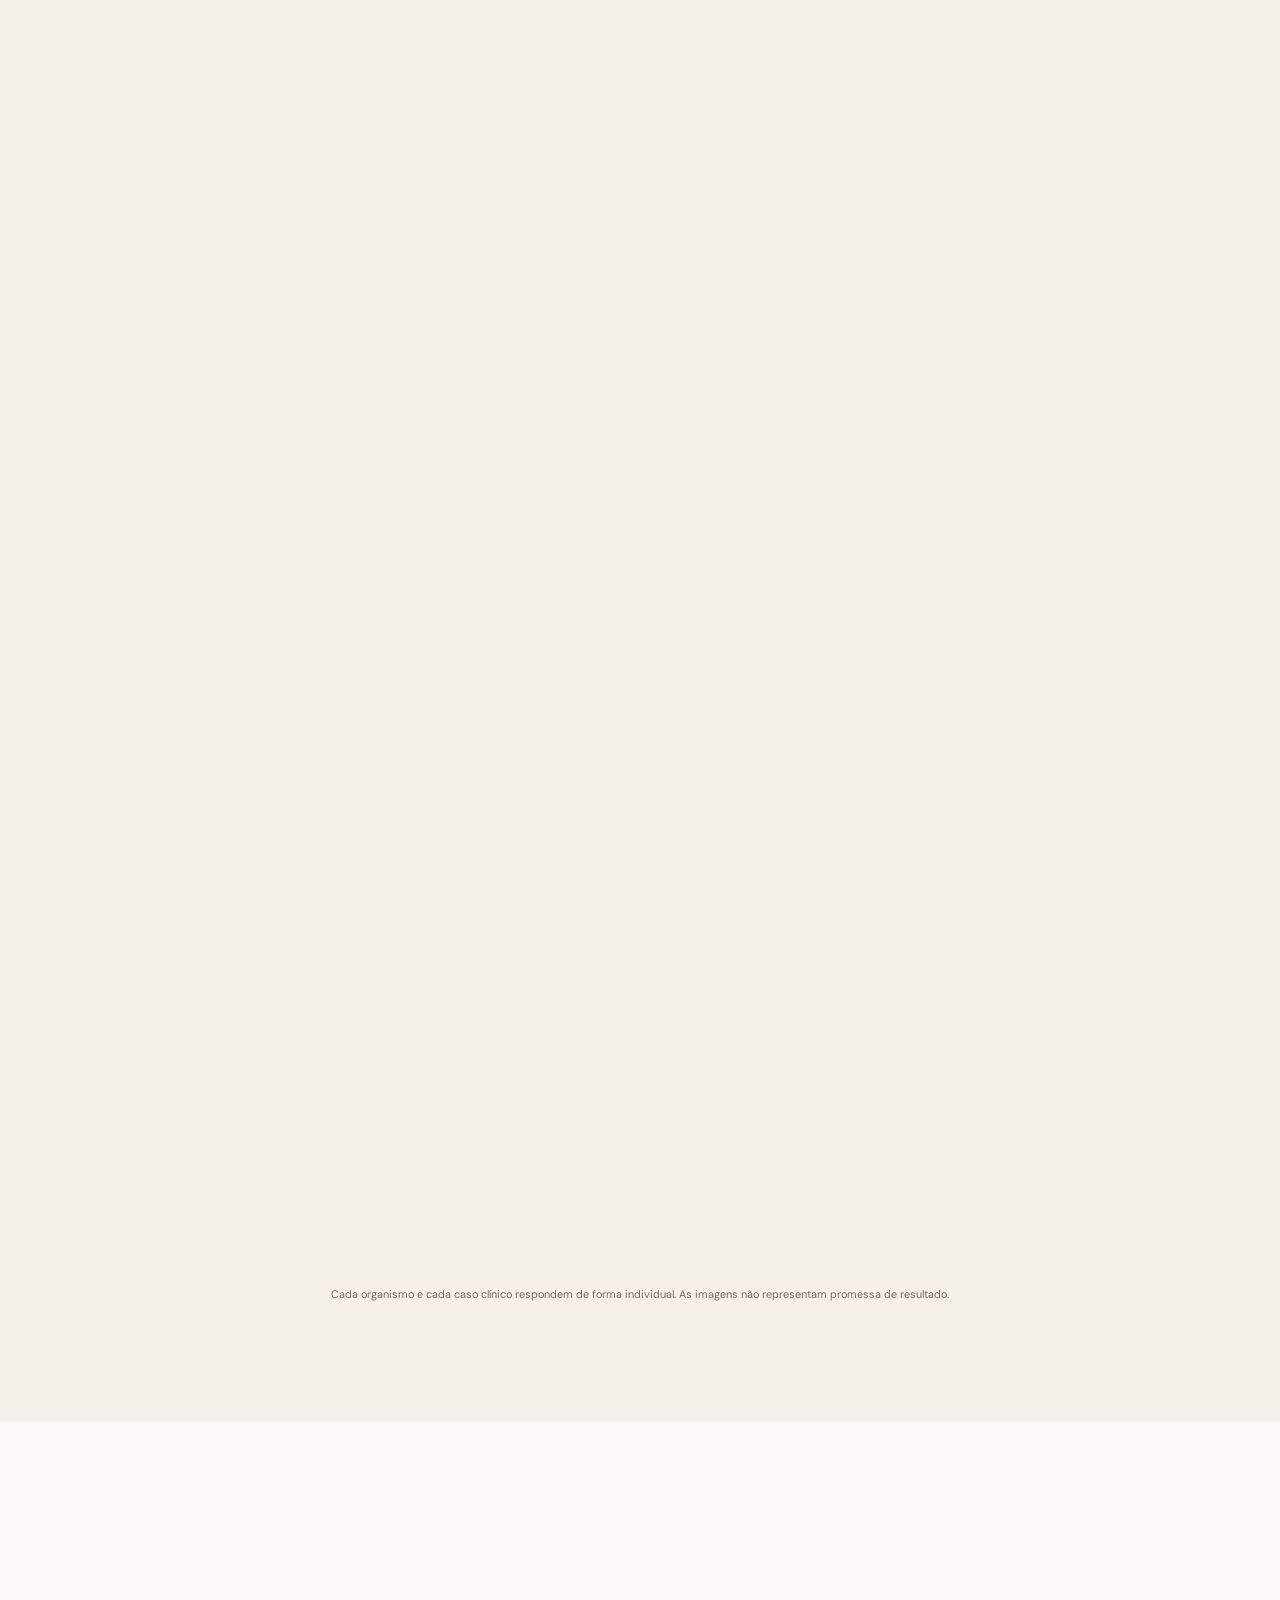
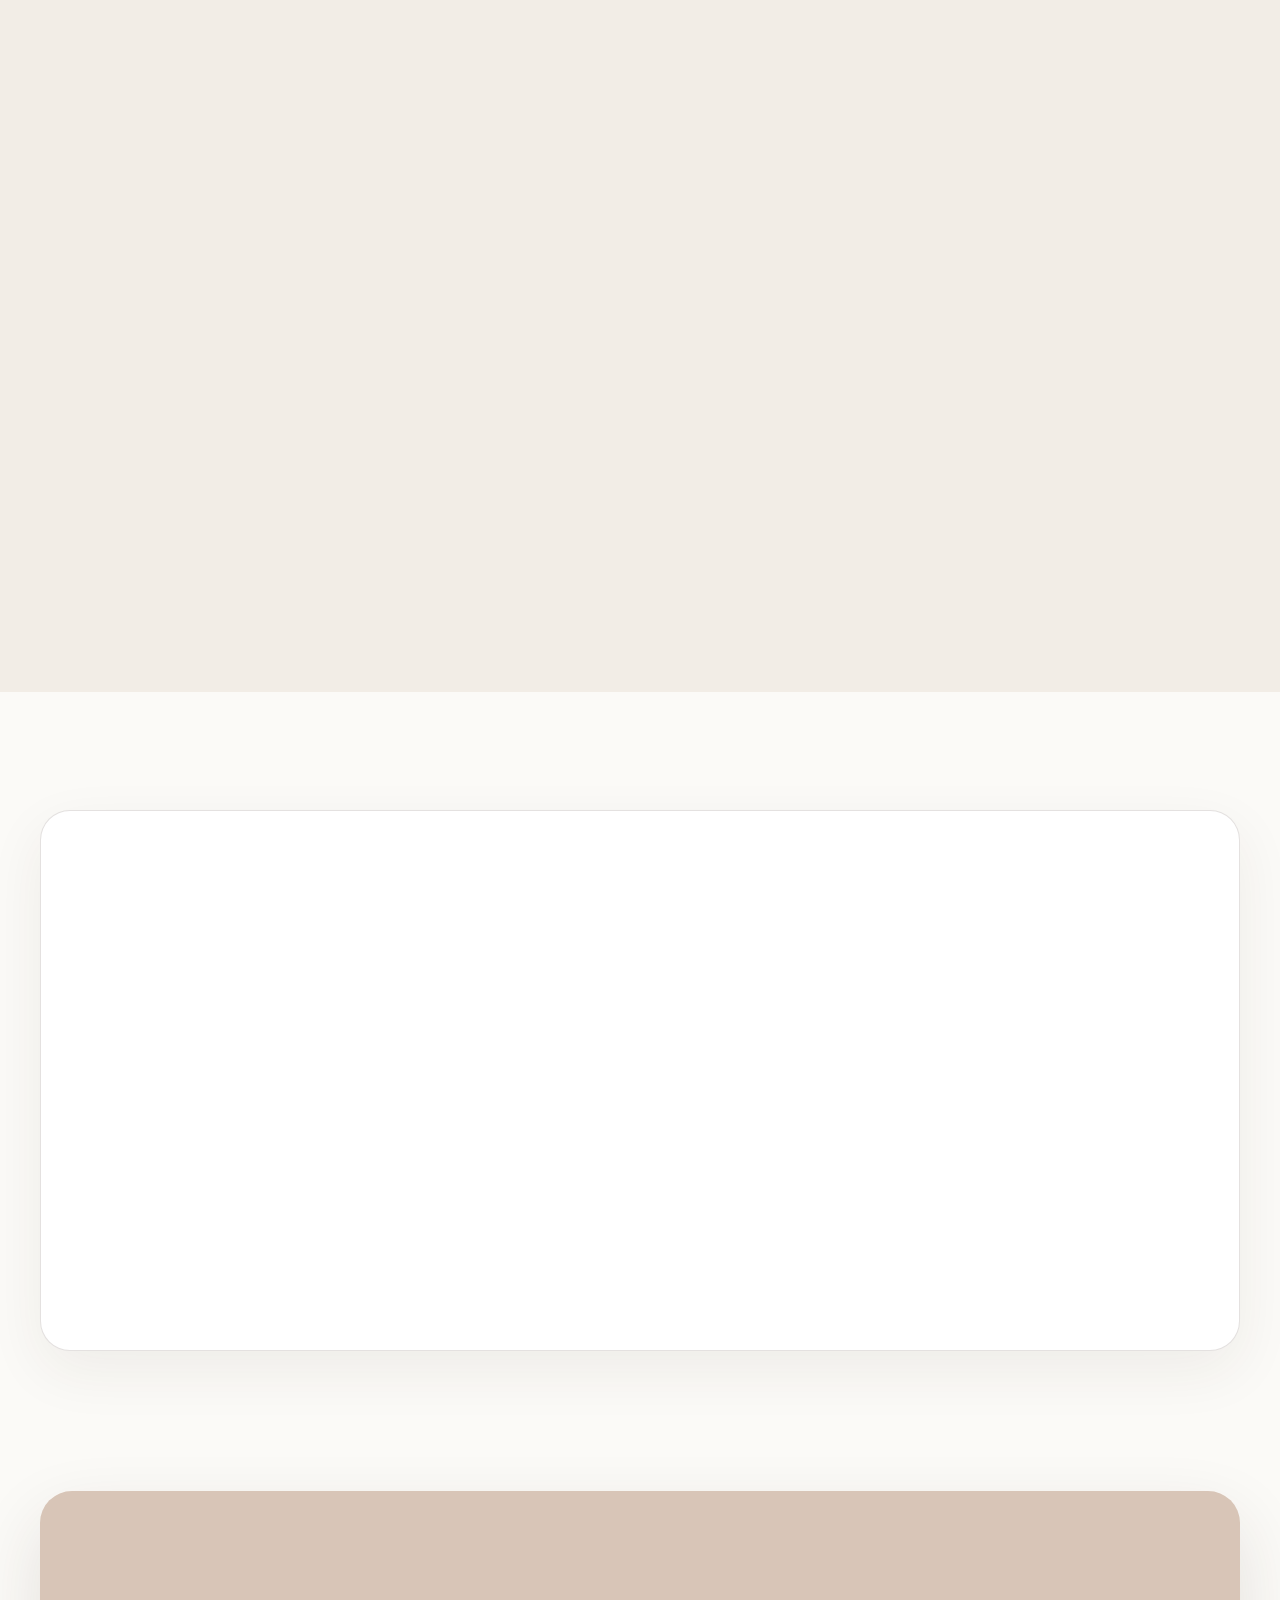
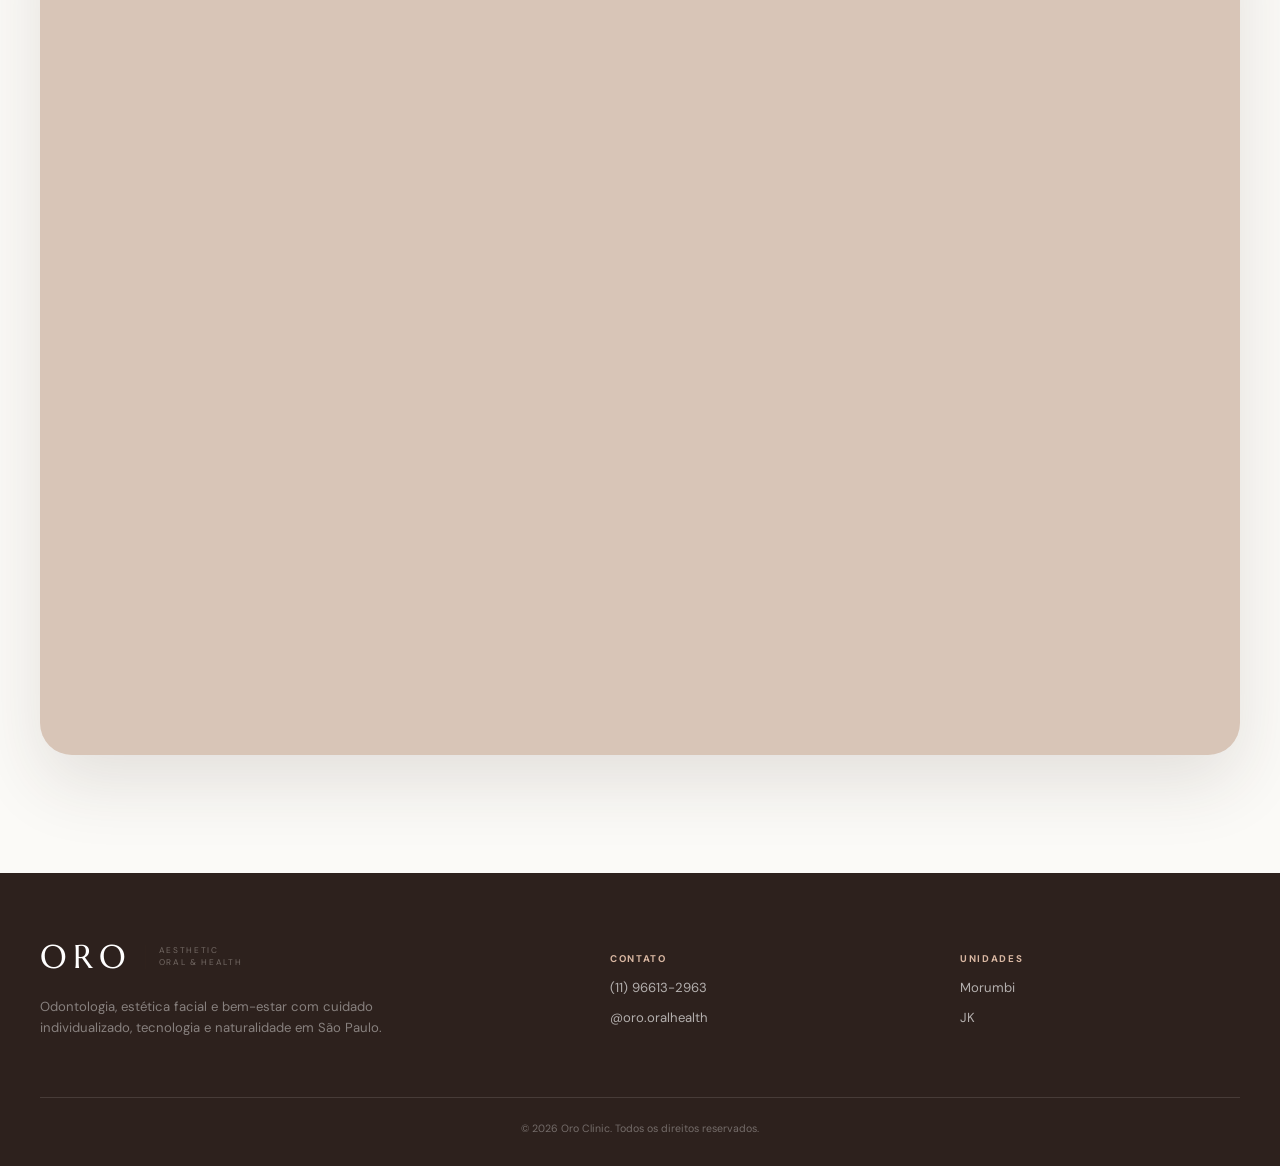
<file: oro/index.html>
<!doctype html>
<html lang="pt-BR">
<head>
  <meta charset="utf-8">
  <meta name="viewport" content="width=device-width,initial-scale=1">
  <title>Oro Clinic | Odontologia e Estética em São Paulo</title>
  <meta name="description" content="Odontologia, estética facial e bem-estar com atendimento personalizado, tecnologia e naturalidade nas unidades Morumbi e JK.">
  <meta name="theme-color" content="#3b2922">
  <meta property="og:title" content="Oro Clinic | Odontologia e Estética em São Paulo">
  <meta property="og:description" content="Cuidado completo para o seu sorriso, sua saúde e sua beleza.">
  <link rel="preconnect" href="https://fonts.googleapis.com">
  <link rel="preconnect" href="https://fonts.gstatic.com" crossorigin>
  <link href="https://fonts.googleapis.com/css2?family=DM+Sans:wght@400;500;600&family=Marcellus&display=swap" rel="stylesheet">
  <link rel="stylesheet" href="/oro/assets/lenis.css">
  <script src="/oro/assets/lenis.min.js" defer></script>
  <style>
    :root{--paper:#fbfaf7;--warm:#f2ede6;--rose:#e7dbd1;--sand:#cdb9a7;--copper:#a4765e;--brown:#5a3c30;--deep:#2d211d;--ink:#2d2724;--muted:#746a65;--line:rgba(63,45,37,.14);--serif:"Marcellus",Georgia,serif;--sans:"DM Sans",Arial,sans-serif;--max:1200px;--r:26px;--shadow:0 28px 70px rgba(55,38,31,.12)}
    *{box-sizing:border-box}html{scroll-behavior:smooth;overflow-x:hidden}body{margin:0;background:var(--paper);color:var(--ink);font:400 16px/1.65 var(--sans);overflow-x:hidden}img{display:block;width:100%;height:auto}a{color:inherit}.wrap{width:min(var(--max),calc(100% - 64px));margin-inline:auto}.eyebrow{display:inline-flex;align-items:center;gap:12px;font-size:.65rem;font-weight:600;letter-spacing:.2em;text-transform:uppercase;color:var(--copper)}.eyebrow:before{content:"";width:32px;height:1px;background:currentColor}.skip{position:fixed;top:-80px;left:16px;z-index:1000;padding:12px 18px;background:var(--deep);color:white}.skip:focus{top:16px}.btn{display:inline-flex;align-items:center;justify-content:center;gap:22px;min-height:58px;padding:13px 16px 13px 25px;border:1px solid var(--brown);border-radius:999px;background:var(--brown);color:#fff;text-decoration:none;font-size:.68rem;font-weight:600;letter-spacing:.12em;text-transform:uppercase;transition:.3s}.btn:after{content:"↗";width:38px;height:38px;border-radius:50%;display:grid;place-items:center;background:#fff;color:var(--brown);font-size:1rem}.btn:hover{background:var(--copper);border-color:var(--copper);transform:translateY(-2px);box-shadow:0 12px 28px rgba(74,49,39,.18)}.btn--light{background:#fff;color:var(--brown);border-color:#fff}.btn--light:after{background:var(--brown);color:#fff}.btn--line{background:transparent;color:var(--brown)}.btn--line:after{background:var(--brown);color:#fff}
    .notice{height:30px;display:flex;align-items:center;justify-content:center;background:var(--deep);color:rgba(255,255,255,.7);font-size:.58rem;letter-spacing:.19em;text-transform:uppercase}.header{position:sticky;top:0;z-index:50;background:rgba(251,250,247,.9);backdrop-filter:blur(20px);border-bottom:1px solid var(--line)}.nav{height:78px;display:flex;align-items:center;justify-content:space-between;gap:28px}.brand{display:flex;align-items:center;gap:13px;text-decoration:none}.brand-mark{font:400 2.05rem/1 var(--serif);letter-spacing:.18em}.brand-copy{padding-left:13px;border-left:1px solid var(--line);font-size:.52rem;line-height:1.45;letter-spacing:.2em;text-transform:uppercase;color:var(--muted)}.navlinks{display:flex;align-items:center;gap:28px}.navlinks a{text-decoration:none;font-size:.65rem;font-weight:600;letter-spacing:.1em;text-transform:uppercase}.navlinks a:hover{color:var(--copper)}.menu{display:none;width:46px;height:46px;border:1px solid var(--line);border-radius:50%;background:transparent;position:relative}.menu:before,.menu:after,.menu span{content:"";position:absolute;left:13px;width:18px;height:1px;background:var(--brown)}.menu:before{top:15px}.menu span{top:22px}.menu:after{top:29px}
    .hero{position:relative;min-height:760px;background:linear-gradient(105deg,#f4efe8 0%,#eee6dd 55%,#dfcfc2 100%);overflow:hidden}.hero:before{content:"";position:absolute;width:590px;height:590px;border:1px solid rgba(90,60,48,.11);border-radius:50%;right:-130px;top:-220px}.hero:after{content:"ORO";position:absolute;right:-.03em;bottom:-.2em;font:400 clamp(13rem,28vw,29rem)/.8 var(--serif);letter-spacing:-.08em;color:rgba(91,59,47,.045)}.hero-grid{position:relative;z-index:2;min-height:760px;display:grid;grid-template-columns:.9fr 1.1fr;align-items:center;gap:62px}.hero-copy{padding:78px 0}.hero h1{margin:18px 0 24px;max-width:650px;font:400 clamp(3.3rem,5vw,5.4rem)/1.04 var(--serif);letter-spacing:-.045em}.hero h1 strong{display:block;color:var(--copper);font-weight:400}.hero p{max-width:560px;margin:0 0 32px;color:var(--muted);font-size:1.03rem}.hero-actions{display:flex;gap:12px;flex-wrap:wrap}.proofline{display:flex;gap:28px;margin-top:42px;padding-top:23px;border-top:1px solid var(--line);max-width:560px}.proofline div{position:relative;padding-left:15px;font-size:.7rem;line-height:1.45;color:var(--muted)}.proofline div:before{content:"";position:absolute;left:0;top:4px;width:6px;height:6px;border-radius:50%;background:var(--copper)}.hero-art{position:relative;height:665px;align-self:center}.hero-frame{position:absolute;inset:42px 0 0 40px;border-radius:260px 260px 32px 32px;overflow:hidden;box-shadow:var(--shadow)}.hero-frame img{height:100%;object-fit:cover;object-position:42% center;filter:saturate(.82)}.hero-frame:after{content:"";position:absolute;inset:0;background:linear-gradient(0deg,rgba(50,34,28,.18),transparent 36%)}.hero-note{position:absolute;left:-18px;bottom:52px;z-index:3;width:210px;padding:22px 24px;border-radius:18px;background:rgba(251,250,247,.94);backdrop-filter:blur(15px);box-shadow:0 18px 50px rgba(55,38,31,.14)}.hero-note strong{display:block;font:400 1.45rem/1.15 var(--serif);margin-bottom:7px}.hero-note span{display:block;color:var(--muted);font-size:.69rem;line-height:1.5}.hero-badge{position:absolute;right:-26px;top:132px;z-index:3;width:116px;height:116px;border-radius:50%;background:var(--brown);color:#fff;display:grid;place-items:center;text-align:center;box-shadow:0 18px 40px rgba(60,39,31,.22)}.hero-badge span{font-size:.54rem;line-height:1.55;letter-spacing:.16em;text-transform:uppercase}.marquee{overflow:hidden;background:#d8c7b9;border-block:1px solid rgba(75,50,39,.12)}.marquee-track{display:flex;width:max-content;animation:run 28s linear infinite}.marquee-group{display:flex;min-width:100vw;flex-shrink:0}.marquee span{padding:17px 30px;white-space:nowrap;font-size:.61rem;letter-spacing:.16em;text-transform:uppercase;color:#634c41}.marquee b{margin-right:28px;color:var(--brown)}@keyframes run{to{transform:translateX(-50%)}}
    .section{padding:118px 0}.intro{display:grid;grid-template-columns:1.02fr .98fr;gap:88px;align-items:center}.collage{position:relative;min-height:610px}.collage-main{position:absolute;left:0;top:0;width:72%;height:535px;object-fit:cover;border-radius:28px;filter:saturate(.8)}.collage-small{position:absolute;right:0;bottom:0;width:47%;height:290px;object-fit:cover;border:10px solid var(--paper);border-radius:24px;box-shadow:var(--shadow)}.collage-seal{position:absolute;left:58%;top:48px;width:92px;height:92px;border-radius:50%;display:grid;place-items:center;background:var(--brown);color:#fff;font:400 1.3rem/1 var(--serif);z-index:2}.intro-copy h2,.section-title h2{margin:16px 0 24px;font:400 clamp(2.8rem,4.5vw,4.7rem)/1.06 var(--serif);letter-spacing:-.04em}.intro-copy p{color:var(--muted);max-width:540px}.facts{display:grid;grid-template-columns:repeat(2,1fr);margin:34px 0 36px;border-top:1px solid var(--line);border-left:1px solid var(--line)}.facts div{padding:18px 20px;border-right:1px solid var(--line);border-bottom:1px solid var(--line)}.facts strong{display:block;font:400 1.5rem/1 var(--serif);color:var(--brown);margin-bottom:5px}.facts span{font-size:.65rem;letter-spacing:.08em;text-transform:uppercase;color:var(--muted)}
    .care{background:var(--warm);position:relative;overflow:hidden}.care:after{content:"";position:absolute;left:-100px;bottom:-150px;width:440px;height:440px;border:1px solid rgba(90,60,48,.08);border-radius:50%}.section-title{text-align:center;max-width:800px;margin:0 auto 58px}.section-title p{max-width:680px;margin:0 auto;color:var(--muted)}.care-grid{position:relative;z-index:2;display:grid;grid-template-columns:repeat(3,1fr);gap:18px}.care-card{min-height:295px;padding:32px 29px 26px;border:1px solid rgba(84,57,46,.1);border-radius:24px;background:rgba(255,255,255,.78);box-shadow:0 16px 40px rgba(70,47,38,.055);display:flex;flex-direction:column;transition:.35s}.care-card:hover{transform:translateY(-5px);box-shadow:0 24px 56px rgba(70,47,38,.1)}.care-icon{width:48px;height:48px;border-radius:16px;background:var(--rose);display:grid;place-items:center;color:var(--brown);font:400 1.3rem/1 var(--serif)}.care-card h3{margin:25px 0 9px;font:400 1.45rem/1.2 var(--serif)}.care-card p{margin:0 0 22px;color:var(--muted);font-size:.83rem}.care-card a{margin-top:auto;text-decoration:none;font-size:.65rem;font-weight:600;letter-spacing:.11em;text-transform:uppercase;color:var(--brown)}.care-card a:after{content:"  ↗"}.care-cta{text-align:center;margin-top:42px}
    .feature{padding:0 0 118px;background:var(--warm)}.feature-panel{position:relative;min-height:520px;border-radius:30px;overflow:hidden;box-shadow:var(--shadow)}.feature-panel img{position:absolute;inset:0;height:100%;object-fit:cover;object-position:center 45%;filter:saturate(.72)}.feature-panel:after{content:"";position:absolute;inset:0;background:linear-gradient(90deg,rgba(42,29,24,.9),rgba(42,29,24,.68) 44%,rgba(42,29,24,.08) 74%)}.feature-copy{position:relative;z-index:2;width:54%;padding:78px 70px;color:#fff}.feature-copy .eyebrow{color:#dbbda9}.feature-copy h2{margin:18px 0 20px;font:400 clamp(2.7rem,4vw,4.3rem)/1.05 var(--serif)}.feature-copy p{color:rgba(255,255,255,.68);margin-bottom:30px}
    .process{position:relative;background:var(--deep);color:#fff;padding:118px 0 126px}.process:after{content:"ORO";position:absolute;right:-.02em;bottom:-.17em;font:400 18rem/.8 var(--serif);color:rgba(255,255,255,.025);pointer-events:none}.section-arrow{position:absolute;z-index:4;left:0;bottom:-104px;width:100%;height:105px;background:linear-gradient(var(--deep),var(--deep)) center top/100% 29px no-repeat,url("/oro/assets/shape-transicao.svg") center bottom/100% 77px no-repeat;pointer-events:none}.process-head{display:grid;grid-template-columns:1fr .8fr;gap:80px;align-items:end;margin-bottom:68px}.process h2{margin:16px 0 0;max-width:650px;font:400 clamp(2.8rem,4.4vw,4.6rem)/1.05 var(--serif)}.process-head p{margin:0;color:rgba(255,255,255,.58)}.steps{position:relative;z-index:2;display:grid;grid-template-columns:repeat(4,1fr);gap:16px}.steps:before{content:"";position:absolute;left:12%;right:12%;top:28px;height:1px;background:rgba(255,255,255,.18)}.step{position:relative;padding-top:58px}.step-no{position:absolute;top:8px;left:22px;width:40px;height:40px;border-radius:50%;display:grid;place-items:center;background:#b08a75;border:6px solid var(--deep);font-size:.62rem;z-index:2}.step-card{min-height:230px;padding:28px 25px;border-radius:22px;background:#3a2b26;border:1px solid rgba(255,255,255,.08)}.step-card h3{margin:0 0 12px;font:400 1.3rem/1.2 var(--serif)}.step-card p{margin:0;color:rgba(255,255,255,.52);font-size:.81rem}
    .results{background:#f6f0eb;padding-top:150px}.split-head{display:grid;grid-template-columns:1fr .85fr;gap:80px;align-items:end;margin-bottom:54px}.split-head h2{margin:15px 0 0;font:400 clamp(2.8rem,4.4vw,4.6rem)/1.05 var(--serif)}.split-head p{margin:0;color:var(--muted)}.result-grid{display:grid;grid-template-columns:repeat(2,minmax(0,1fr));gap:22px}.result-card{position:relative;padding:10px 10px 18px;background:#fff;border-radius:22px;box-shadow:0 16px 45px rgba(70,48,39,.08)}.result-card img{aspect-ratio:1/1;object-fit:cover;border-radius:15px}.result-label{display:flex;justify-content:space-between;padding:15px 8px 0;font-size:.62rem;letter-spacing:.11em;text-transform:uppercase;color:var(--muted)}.result-pin{position:absolute;left:50%;bottom:39px;transform:translate(-50%,50%);width:40px;height:40px;border-radius:50%;display:grid;place-items:center;background:var(--brown);color:#fff;border:4px solid #fff;font-size:.72rem}.disclaimer{margin:24px 0 0;color:var(--muted);font-size:.68rem;text-align:center}.results-action{text-align:center;margin-top:34px}
    .technology{background:var(--paper);padding-bottom:26px}.tech-stack{display:grid;gap:26px}.tech-card{height:340px;display:grid;grid-template-columns:.92fr 1.08fr;align-items:stretch;border-radius:28px;overflow:hidden;background:linear-gradient(135deg,#cbb6a5,#a8836e);box-shadow:0 18px 52px rgba(69,46,37,.09)}.tech-card:nth-child(even){grid-template-columns:1.08fr .92fr}.tech-card:nth-child(even) .tech-image{order:2}.tech-image{min-width:0;min-height:0;overflow:hidden}.tech-image img{width:100%;height:100%;min-height:0;object-fit:cover;object-position:center center;filter:saturate(.72)}.tech-card:nth-child(2) .tech-image img{object-position:center 32%}.tech-copy{min-width:0;padding:38px 48px;color:#fff;display:flex;flex-direction:column;justify-content:center}.tech-copy span{font-size:.62rem;letter-spacing:.18em;text-transform:uppercase;color:rgba(255,255,255,.65)}.tech-copy h3{margin:8px 0 12px;font:400 2.05rem/1.08 var(--serif)}.tech-copy p{margin:0;color:rgba(255,255,255,.72);font-size:.86rem}.tech-copy a{margin-top:21px;align-self:flex-start;color:#fff;text-decoration:none;font-size:.65rem;font-weight:600;letter-spacing:.1em;text-transform:uppercase;border-bottom:1px solid rgba(255,255,255,.5)}
    .clinic{padding:0 0 118px}.clinic-panel{display:grid;grid-template-columns:1.08fr .92fr;min-height:500px;border-radius:32px;overflow:hidden;background:#d8c5b7;box-shadow:var(--shadow)}.clinic-photo img{height:100%;min-height:500px;object-fit:cover;filter:saturate(.74)}.clinic-copy{padding:48px 52px;display:flex;flex-direction:column;justify-content:center}.clinic-copy h2{margin:13px 0 16px;font:400 clamp(2.6rem,3.8vw,3.9rem)/1.04 var(--serif)}.clinic-copy p{color:#5f514a;margin-block:0}.locations{display:grid;grid-template-columns:1fr 1fr;gap:12px;margin:22px 0}.location{padding:15px 17px;border-radius:16px;background:rgba(255,255,255,.46)}.location strong{display:block;font:400 1.28rem/1 var(--serif);margin-bottom:5px}.location span{font-size:.61rem;letter-spacing:.09em;text-transform:uppercase;color:#6d5b52}
    .team{background:var(--warm)}.team-grid{display:grid;grid-template-columns:repeat(3,1fr);gap:18px}.member{border-radius:24px;overflow:hidden;background:#fff;box-shadow:0 15px 42px rgba(67,45,37,.065)}.member img{height:430px;object-fit:cover;object-position:center 28%;filter:saturate(.72);transition:.5s}.member:hover img{transform:scale(1.025);filter:saturate(.9)}.member:nth-child(2) img{object-position:36% center}.member-copy{padding:23px 24px 26px}.member-copy strong{display:block;font:400 1.35rem/1.2 var(--serif)}.member-copy span{font-size:.64rem;letter-spacing:.1em;text-transform:uppercase;color:var(--muted)}
    .faq-section{background:var(--paper)}.faq-shell{display:grid;grid-template-columns:.7fr 1.3fr;gap:76px;padding:60px;border-radius:30px;background:#fff;border:1px solid var(--line);box-shadow:0 20px 58px rgba(64,43,35,.065)}.faq-intro h2{margin:16px 0 20px;font:400 clamp(2.6rem,4vw,4.1rem)/1.05 var(--serif)}.faq-intro p{color:var(--muted);margin-bottom:26px}.faq{border-top:1px solid var(--line)}.faq-item{border-bottom:1px solid var(--line)}.faq-q{width:100%;display:flex;justify-content:space-between;gap:20px;padding:23px 0;border:0;background:transparent;color:var(--ink);text-align:left;font:400 1.08rem/1.35 var(--serif);cursor:pointer}.faq-q i{font-style:normal;color:var(--copper)}.faq-a{display:grid;grid-template-rows:0fr;transition:.35s}.faq-a>div{overflow:hidden}.faq-a p{margin:0;padding:0 40px 22px 0;color:var(--muted);font-size:.84rem}.faq-item.open .faq-a{grid-template-rows:1fr}.faq-item.open .faq-q i{font-size:0}.faq-item.open .faq-q i:after{content:"−";font-size:1rem}
    .closing{padding:0 0 96px}.closing-panel{position:relative;min-height:470px;border-radius:32px;overflow:hidden;background:var(--brown);color:#fff}.closing-panel:after{content:"ORO";position:absolute;right:-.04em;bottom:-.18em;font:400 19rem/.8 var(--serif);color:rgba(255,255,255,.035)}.closing-image{position:absolute;right:0;top:0;width:49%;height:100%}.closing-image img{height:100%;object-fit:cover;object-position:36% 35%;filter:saturate(.7)}.closing-image:after{content:"";position:absolute;inset:0;background:linear-gradient(90deg,var(--brown),transparent 42%)}.closing-copy{position:relative;z-index:2;width:58%;padding:72px 68px}.closing-copy .eyebrow{color:#d9b7a2}.closing h2{margin:16px 0 19px;font:400 clamp(2.8rem,4.4vw,4.6rem)/1.04 var(--serif)}.closing p{color:rgba(255,255,255,.65);margin-bottom:28px}
    .footer{background:var(--deep);color:rgba(255,255,255,.64);padding:68px 0 28px}.footer-grid{display:grid;grid-template-columns:1.25fr .7fr .7fr;gap:70px;padding-bottom:45px;border-bottom:1px solid rgba(255,255,255,.12)}.footer .brand{color:#fff}.footer p{max-width:420px;font-size:.82rem;color:rgba(255,255,255,.43);margin-top:22px}.footer h3{font-size:.61rem;letter-spacing:.17em;text-transform:uppercase;color:#d9b7a2}.footer a:not(.brand){display:block;text-decoration:none;margin:9px 0;font-size:.82rem}.footer a:hover{color:#fff}.footer-bottom{display:flex;justify-content:center;gap:20px;padding-top:22px;text-align:center;font-size:.66rem;color:rgba(255,255,255,.34)}.wa{position:fixed;right:20px;bottom:20px;z-index:49;width:58px;height:58px;border-radius:50%;display:grid;place-items:center;background:#287653;color:#fff;box-shadow:0 15px 38px rgba(25,86,58,.3);transition:.3s}.wa:hover{transform:translateY(-4px)}.wa svg{width:27px;height:27px;fill:currentColor}[data-reveal]{opacity:0;filter:blur(8px);transform:translate3d(0,32px,0);transition:opacity .72s cubic-bezier(.22,1,.36,1),transform .72s cubic-bezier(.22,1,.36,1),filter .72s ease;backface-visibility:hidden}[data-reveal="left"]{transform:translate3d(-36px,0,0)}[data-reveal="right"]{transform:translate3d(36px,0,0)}[data-reveal="top"]{transform:translate3d(0,-30px,0)}[data-reveal].show{opacity:1;filter:blur(0);transform:translate3d(0,0,0);transition-delay:var(--reveal-delay,0ms)}
    @media(prefers-reduced-motion:reduce){*{animation:none!important;transition:none!important}html{scroll-behavior:auto}[data-reveal]{opacity:1;filter:none;transform:none}}
    @media(max-width:1020px){.navlinks{position:fixed;top:108px;left:0;right:0;padding:18px 28px 26px;background:var(--paper);display:grid;gap:4px;border-bottom:1px solid var(--line);transform:translateY(-150%);opacity:0;visibility:hidden;transition:.3s}.navlinks.open{transform:none;opacity:1;visibility:visible}.navlinks a{padding:11px}.nav>.btn{display:none}.menu{display:block}.hero-grid{grid-template-columns:1fr;gap:10px}.hero-copy{padding-bottom:20px}.hero-art{order:-1;height:640px}.hero-frame{left:8%}.hero-badge{right:0}.intro{grid-template-columns:1fr;gap:52px}.intro-copy{order:initial}.care-grid{grid-template-columns:repeat(2,1fr)}.process-head,.split-head{grid-template-columns:1fr;gap:24px}.steps{grid-template-columns:repeat(2,1fr)}.steps:before{display:none}.tech-card,.tech-card:nth-child(even){grid-template-columns:1fr 1fr}.clinic-panel{grid-template-columns:1fr}.clinic-photo img{min-height:480px;height:480px}.faq-shell{grid-template-columns:1fr;gap:36px}.closing-image{opacity:.3;width:65%}.closing-copy{width:75%}.footer-grid{grid-template-columns:1fr 1fr}.footer-grid>div:first-child{grid-column:1/-1}}
    @media(max-width:680px){.wrap{width:min(var(--max),calc(100% - 56px))}.notice{font-size:.49rem;letter-spacing:.12em}.nav{height:70px}.brand-mark{font-size:1.6rem}.brand-copy{display:none}.navlinks{top:100px}.section{padding:82px 0}.hero{min-height:auto}.hero-grid{min-height:auto}.hero-copy{padding:62px 0 18px}.hero h1{font-size:clamp(2.85rem,13vw,4rem);line-height:1.04}.hero-actions{display:grid}.hero-actions .btn{width:100%}.proofline{display:grid;gap:10px;margin-top:30px}.hero-art{height:520px}.hero-frame{inset:25px 0 0 0;border-radius:180px 180px 24px 24px}.hero-frame img{object-position:15% center}.hero-note{left:10px;bottom:18px;width:190px;padding:17px}.hero-badge{width:94px;height:94px;right:-5px;top:80px}.marquee span{padding:14px 20px}.collage{min-height:465px}.collage-main{width:82%;height:410px}.collage-small{width:53%;height:210px;border-width:7px}.collage-seal{left:66%;top:22px;width:72px;height:72px;font-size:1rem}.intro-copy h2,.section-title h2{font-size:clamp(2.55rem,12vw,3.7rem)}.facts{grid-template-columns:1fr}.care-grid{grid-template-columns:1fr}.care-card{min-height:245px}.feature{padding-bottom:82px}.feature-panel{min-height:560px}.feature-panel:after{background:linear-gradient(0deg,rgba(42,29,24,.94),rgba(42,29,24,.45) 72%,rgba(42,29,24,.12))}.feature-copy{width:100%;padding:220px 24px 34px}.process{padding:95px 0 88px}.section-arrow{bottom:-59px;height:60px;background:linear-gradient(var(--deep),var(--deep)) center top/100% 18px no-repeat,url("/oro/assets/shape-transicao.svg") center bottom/auto 43px no-repeat}.results{padding-top:112px}.process h2,.split-head h2{font-size:clamp(2.55rem,12vw,3.7rem)}.steps{grid-template-columns:1fr}.step{padding-top:50px}.step-card{min-height:auto}.result-grid{grid-template-columns:1fr}.tech-card,.tech-card:nth-child(even){height:auto;grid-template-columns:1fr}.tech-card:nth-child(even) .tech-image{order:0}.tech-image img{min-height:255px;height:255px}.tech-copy{padding:29px 24px}.clinic{padding-bottom:82px}.clinic-panel{border-radius:24px}.clinic-photo img{min-height:320px;height:320px}.clinic-copy{padding:38px 24px}.clinic-copy h2{font-size:clamp(2.55rem,12vw,3.7rem)}.locations{grid-template-columns:1fr}.team-grid{grid-template-columns:1fr}.member img{height:445px}.faq-shell{padding:34px 22px;border-radius:22px}.faq-intro h2{font-size:clamp(2.45rem,11vw,3.5rem)}.closing{padding-bottom:72px}.closing-panel{min-height:600px}.closing-image{width:100%;height:54%;opacity:.78}.closing-image:after{background:linear-gradient(0deg,var(--brown),transparent 58%)}.closing-copy{width:100%;padding:270px 24px 38px}.closing h2{font-size:clamp(2.55rem,12vw,3.7rem)}.footer-grid{grid-template-columns:1fr;gap:30px}.footer-grid>div:first-child{grid-column:auto}.footer-bottom{display:grid}.wa{right:13px;bottom:13px}}
    /* Setas vetoriais: o glifo ↗ pode ser renderizado como emoji no iOS. */
    .btn::after{content:"";font-size:0;flex:none;background-image:url("data:image/svg+xml,%3Csvg xmlns='http://www.w3.org/2000/svg' viewBox='0 0 20 20'%3E%3Cpath d='M4 16 16 4M7 4h9v9' fill='none' stroke='%235a3c30' stroke-width='1.8' stroke-linecap='round' stroke-linejoin='round'/%3E%3C/svg%3E");background-position:center;background-size:18px 18px;background-repeat:no-repeat}
    .btn--light::after,.btn--line::after{background-image:url("data:image/svg+xml,%3Csvg xmlns='http://www.w3.org/2000/svg' viewBox='0 0 20 20'%3E%3Cpath d='M4 16 16 4M7 4h9v9' fill='none' stroke='%23fff' stroke-width='1.8' stroke-linecap='round' stroke-linejoin='round'/%3E%3C/svg%3E")}
    .care-card a::after,.tech-copy a::after{content:"";display:inline-block;flex:none;width:15px;height:15px;margin-left:6px;vertical-align:-3px;background:url("data:image/svg+xml,%3Csvg xmlns='http://www.w3.org/2000/svg' viewBox='0 0 20 20'%3E%3Cpath d='M4 16 16 4M7 4h9v9' fill='none' stroke='%235a3c30' stroke-width='1.8' stroke-linecap='round' stroke-linejoin='round'/%3E%3C/svg%3E") center/contain no-repeat}
    .tech-copy a::after{background-image:url("data:image/svg+xml,%3Csvg xmlns='http://www.w3.org/2000/svg' viewBox='0 0 20 20'%3E%3Cpath d='M4 16 16 4M7 4h9v9' fill='none' stroke='%23fff' stroke-width='1.8' stroke-linecap='round' stroke-linejoin='round'/%3E%3C/svg%3E")}
    @media(max-width:680px){
      .btn{position:relative;display:flex;width:100%;min-height:62px;padding:13px 53px;justify-content:center;text-align:center;line-height:1.35}
      .btn::after{position:absolute;right:11px;top:50%;transform:translateY(-50%)}
      .care-card a,.tech-copy a{display:flex;align-items:center;justify-content:center;width:100%;min-height:48px;padding:10px 18px;border-radius:999px;text-align:center;gap:8px}
      .care-card a{border:1px solid var(--brown)}
      .tech-copy a{align-self:stretch;border:1px solid rgba(255,255,255,.8)}
      .care-card a::after,.tech-copy a::after{margin-left:0}
      .hero-badge{top:auto;right:12px;bottom:-12px;width:86px;height:86px}
      .hero-badge span{font-size:.48rem}
    }
    .collage-portraits{position:absolute;left:0;bottom:0;z-index:1;width:72%;display:grid;grid-template-columns:repeat(2,minmax(0,1fr));gap:8px}
    .collage-portraits img{display:block;width:100%;aspect-ratio:1;object-fit:cover;object-position:center 30%;border:6px solid var(--paper);border-radius:20px;box-shadow:var(--shadow)}
    .collage-portraits img:nth-child(2){object-position:center}
    @media(max-width:680px){.collage-portraits{width:82%;gap:5px}.collage-portraits img{border-width:4px;border-radius:15px}}
    .hero-frame img{object-position:center 42%;filter:saturate(.92)}
    .hero-badge{top:auto;right:-12px;bottom:18px}
    .hero-actions .btn--spotlight{border-color:#985b3c;background:linear-gradient(110deg,#874e37 0%,#a96647 35%,#c38860 50%,#a96647 65%,#874e37 100%);background-size:230% 100%;box-shadow:0 14px 34px rgba(119,67,45,.27);animation:cta-shimmer 5s ease-in-out infinite alternate}
    .hero-actions .btn--spotlight:hover{border-color:#a96647;background-color:#a96647;box-shadow:0 18px 40px rgba(119,67,45,.32)}
    @keyframes cta-shimmer{0%,15%{background-position:0% 50%}85%,100%{background-position:100% 50%}}
    @media(max-width:680px){.hero-frame img{object-position:center 42%}.hero-badge{right:6px;bottom:6px}}
    .clinic{padding-top:22px}
    .clinic-panel{min-height:610px}
    .clinic-copy{padding-block:46px}
    .clinic-copy h2{font-size:clamp(2.7rem,3.8vw,3.9rem)}
    .locations{grid-template-columns:1fr;gap:11px;margin:24px 0 27px}
    .location{display:grid;grid-template-columns:108px 1fr;align-items:start;gap:12px;padding:17px 19px}
    .location strong{margin:0}
    .location address{font-style:normal;font-size:.78rem;line-height:1.45;color:#5f514a}
    .clinic-copy>.btn{align-self:stretch;min-height:64px;justify-content:space-between;background:var(--brown);color:#fff;box-shadow:0 14px 32px rgba(70,44,34,.16)}
    .clinic-copy>.btn:hover{background:var(--copper);color:#fff}
    @media(max-width:680px){.clinic{padding-top:0}.clinic-copy{padding:36px 24px 40px}.location{grid-template-columns:1fr;gap:7px}.clinic-copy>.btn{justify-content:center}}
    .footer-unit{display:block;margin:9px 0;font-size:.82rem}
  </style>
</head>
<body>
  <a href="#conteudo" class="skip">Pular para o conteúdo</a>
  <div class="notice">Odontologia · Estética facial · Bem-estar — Morumbi e JK</div>
  <header class="header"><div class="wrap nav"><a class="brand" href="#inicio" aria-label="Oro Clinic — início"><span class="brand-mark">ORO</span><span class="brand-copy">Aesthetic<br>Oral &amp; Health</span></a><nav class="navlinks" id="navlinks" aria-label="Navegação principal"><a href="#sobre">A Oro</a><a href="#tratamentos">Tratamentos</a><a href="#resultados">Resultados</a><a href="#equipe">Equipe</a><a href="#duvidas">Dúvidas</a></nav><button class="menu" aria-label="Abrir menu" aria-controls="navlinks" aria-expanded="false"><span></span></button></div></header>
  <main id="conteudo">
    <section class="hero" id="inicio"><div class="wrap hero-grid"><div class="hero-copy" data-reveal><span class="eyebrow">Clínica integrada em São Paulo</span><h1>Precisão para transformar. <strong>Sensibilidade para cuidar.</strong></h1><p>Odontologia e estética facial em uma experiência individualizada, com tecnologia, escuta e resultados que respeitam a sua naturalidade.</p><div class="hero-actions"><a class="btn btn--spotlight js-contact" data-cta="hero" href="#unidades">Escolher unidade e agendar</a></div><div class="proofline"><div>Avaliação completa<br>e individualizada</div><div>Equipe multidisciplinar<br>em duas unidades</div><div>Tecnologia a serviço<br>da naturalidade</div></div></div><div class="hero-art"><div class="hero-frame"><img src="/oro/assets/doutora-principal-hero.webp" alt="Doutora da Oro Clinic" fetchpriority="high"></div><div class="hero-note"><strong>Cuidado nos detalhes</strong><span>Escuta, precisão e atenção em cada escolha.</span></div><div class="hero-badge"><span>Odontologia<br>Estética<br>Bem-estar</span></div></div></div></section>
    <div class="marquee" aria-hidden="true"><div class="marquee-track"><div class="marquee-group"><span><b>✦</b>Avaliação individualizada</span><span><b>✦</b>Planejamento digital</span><span><b>✦</b>Resultados naturais</span><span><b>✦</b>Cuidado completo</span><span><b>✦</b>Morumbi e JK</span></div><div class="marquee-group" aria-hidden="true"><span><b>✦</b>Avaliação individualizada</span><span><b>✦</b>Planejamento digital</span><span><b>✦</b>Resultados naturais</span><span><b>✦</b>Cuidado completo</span><span><b>✦</b>Morumbi e JK</span></div></div></div>
    <section class="section" id="sobre"><div class="wrap intro"><div class="collage" data-reveal><img class="collage-main" src="/oro/assets/recepcao-colagem.webp" alt="Recepção da Oro Clinic com sofá e balcão"><div class="collage-portraits" role="group" aria-label="Duas profissionais da Oro Clinic"><img src="/oro/assets/dentista-thaisa-colagem.webp" alt="Profissional da Oro Clinic sorrindo"><img src="/oro/assets/dentista-lais-retrato.webp" alt="Profissional da Oro Clinic em retrato"></div><span class="collage-seal">ORO</span></div><div class="intro-copy" data-reveal><span class="eyebrow">O jeito Oro de cuidar</span><h2>A técnica encontra sentido quando existe escuta.</h2><p>A primeira consulta não é uma conversa apressada. É o momento de entender suas queixas, sua rotina e suas expectativas para construir uma indicação responsável — sem excessos e sem soluções genéricas.</p><p>Na Oro, odontologia, estética facial e bem-estar se encontram em um plano feito para você.</p><div class="facts"><div><strong>1h30</strong><span>avaliação completa</span></div><div><strong>360°</strong><span>cuidado integrado</span></div><div><strong>2</strong><span>unidades em SP</span></div><div><strong>1</strong><span>plano individual</span></div></div></div></div></section>
    <section class="section care" id="tratamentos"><div class="wrap"><div class="section-title" data-reveal><span class="eyebrow">Cuidado completo</span><h2>Um plano para cada necessidade. Um olhar para o todo.</h2><p>Da prevenção à transformação do sorriso, da saúde bucal à estética facial. Tudo conectado por um planejamento individual.</p></div><div class="care-grid">
      <article class="care-card" data-reveal><span class="care-icon">01</span><h3>Estética dental</h3><p>Lentes em cerâmica, facetas, reanatomizações em resina e clareamento para a harmonia do sorriso.</p></article>
      <article class="care-card" data-reveal><span class="care-icon">02</span><h3>Saúde e prevenção</h3><p>Avaliação completa, limpeza AirFlow, orientação de higiene e acompanhamento próximo.</p></article>
      <article class="care-card" data-reveal><span class="care-icon">03</span><h3>Alinhadores invisíveis</h3><p>Conforto, discrição e previsibilidade para casos simples e complexos.</p></article>
      <article class="care-card" data-reveal><span class="care-icon">04</span><h3>Estética facial</h3><p>Botox, preenchimentos, Ultraformer MPT, Volnewmer e LhaPeel com indicação individualizada.</p></article>
      <article class="care-card" data-reveal><span class="care-icon">05</span><h3>Odontologia geral</h3><p>Restaurações, tratamento de canal, extrações e outros cuidados para recuperar saúde e função.</p></article>
      <article class="care-card" data-reveal><span class="care-icon">06</span><h3>Implantes e próteses</h3><p>Reabilitação planejada para devolver segurança, conforto e naturalidade ao sorrir.</p></article>
    </div></div></section>
    <section class="feature"><div class="wrap"><div class="feature-panel" data-reveal><img src="/oro/assets/atendimento-clinico.webp" alt="Atendimento clínico detalhado na Oro Clinic"><div class="feature-copy"><span class="eyebrow">Mais do que um procedimento</span><h2>O tratamento certo nasce de um diagnóstico cuidadoso.</h2><p>A tecnologia amplia a precisão. A experiência clínica organiza as possibilidades. E a conversa com você define o caminho.</p></div></div></div></section>
    <section class="process"><div class="wrap"><div class="process-head" data-reveal><div><span class="eyebrow">Sua jornada na Oro</span><h2>Você entende. Você visualiza. Você decide.</h2></div><p>Clareza em cada etapa para que você participe das escolhas e saiba exatamente o que esperar do começo ao acompanhamento.</p></div><div class="steps"><article class="step" data-reveal><span class="step-no">01</span><div class="step-card"><h3>Escuta e avaliação</h3><p>Uma consulta cuidadosa para compreender queixas, prioridades e expectativas.</p></div></article><article class="step" data-reveal><span class="step-no">02</span><div class="step-card"><h3>Planejamento individual</h3><p>Recursos digitais e visão integrada para construir um plano realista e preciso.</p></div></article><article class="step" data-reveal><span class="step-no">03</span><div class="step-card"><h3>Tratamento com conforto</h3><p>Técnicas atuais e atenção contínua em cada encontro com a equipe.</p></div></article><article class="step" data-reveal><span class="step-no">04</span><div class="step-card"><h3>Acompanhamento próximo</h3><p>Orientações claras para cuidar da manutenção do resultado no longo prazo.</p></div></article></div></div><span class="section-arrow" aria-hidden="true"></span></section>
    <section class="section results" id="resultados"><div class="wrap"><div class="split-head" data-reveal><div><span class="eyebrow">Casos clínicos</span><h2>Resultados reais que preservam quem você é.</h2></div><p>Transformações planejadas para recuperar saúde, função, harmonia e confiança — respeitando a individualidade de cada caso.</p></div><div class="result-grid">
      <article class="result-card" data-reveal><img src="/oro/assets/resultado-01.webp" alt="Comparativo antes e depois de sorriso, caso 01" loading="lazy"><div class="result-label"><span>Antes · Depois</span><span>Caso 01</span></div><span class="result-pin">ORO</span></article>
      <article class="result-card" data-reveal><img src="/oro/assets/resultado-02.webp" alt="Comparativo antes e depois de dentes anteriores, caso 02" loading="lazy"><div class="result-label"><span>Antes · Depois</span><span>Caso 02</span></div><span class="result-pin">ORO</span></article>
      <article class="result-card" data-reveal><img src="/oro/assets/resultado-03.webp" alt="Comparativo antes e depois da arcada superior, caso 03" loading="lazy"><div class="result-label"><span>Antes · Depois</span><span>Caso 03</span></div><span class="result-pin">ORO</span></article>
      <article class="result-card" data-reveal><img src="/oro/assets/resultado-04.webp" alt="Comparativo antes e depois dos dentes inferiores, caso 04" loading="lazy"><div class="result-label"><span>Antes · Depois</span><span>Caso 04</span></div><span class="result-pin">ORO</span></article>
    </div><p class="disclaimer">Cada organismo e cada caso clínico respondem de forma individual. As imagens não representam promessa de resultado.</p></div></section>
    <section class="section technology"><div class="wrap"><div class="split-head" data-reveal><div><span class="eyebrow">Tecnologia e experiência</span><h2>Precisão clínica com um olhar humano.</h2></div><p>Tecnologia não substitui sensibilidade. Ela amplia nossa capacidade de diagnosticar, planejar e executar com mais conforto e previsibilidade.</p></div><div class="tech-stack"><article class="tech-card" data-reveal><div class="tech-image"><img src="/oro/assets/planejamento-digital.webp" alt="Planejamento odontológico digital"></div><div class="tech-copy"><span>Planejamento</span><h3>Digital desde o diagnóstico</h3><p>Mais clareza para visualizar possibilidades, organizar etapas e tomar decisões com segurança.</p></div></article><article class="tech-card" data-reveal><div class="tech-image"><img src="/oro/assets/protocolos-procedimento.webp" alt="Profissional da Oro Clinic realizando atendimento odontológico"></div><div class="tech-copy"><span>Excelência técnica</span><h3>Protocolos atuais, indicação responsável</h3><p>Uma equipe preparada para combinar técnica, tecnologia e bom senso em cada plano.</p></div></article><article class="tech-card" data-reveal><div class="tech-image"><img src="/oro/assets/clinica-consultorio.webp" alt="Consultório equipado da Oro Clinic"></div><div class="tech-copy"><span>Conforto</span><h3>Estrutura pensada nos detalhes</h3><p>Ambientes que transmitem tranquilidade, privacidade e cuidado do primeiro contato ao retorno.</p></div></article></div></div></section>
    <section class="section team" id="equipe"><div class="wrap"><div class="split-head" data-reveal><div><span class="eyebrow">Quem cuida de você</span><h2>Três olhares. Um compromisso com a naturalidade.</h2></div><p>Uma equipe que combina precisão técnica, escuta e sensibilidade para criar planos que fazem sentido para a sua vida.</p></div><div class="team-grid"><article class="member" data-reveal><img src="/oro/assets/especialista-01.webp" alt="Profissional da equipe Oro Clinic" loading="lazy"><div class="member-copy"><strong>Odontologia estética</strong><span>Planejamento e naturalidade</span></div></article><article class="member" data-reveal><img src="/oro/assets/especialista-02.webp" alt="Profissional da equipe Oro Clinic" loading="lazy"><div class="member-copy"><strong>Experiência do paciente</strong><span>Acolhimento e atenção</span></div></article><article class="member" data-reveal><img src="/oro/assets/especialista-03.webp" alt="Profissional da equipe Oro Clinic" loading="lazy"><div class="member-copy"><strong>Precisão clínica</strong><span>Tecnologia e cuidado</span></div></article></div></div></section>
    <section class="section faq-section" id="duvidas"><div class="wrap faq-shell"><div class="faq-intro" data-reveal><span class="eyebrow">Perguntas frequentes</span><h2>Antes de agendar, é natural ter dúvidas.</h2><p>A equipe está pronta para orientar você com clareza desde o primeiro contato.</p></div><div class="faq" data-reveal><article class="faq-item open"><button class="faq-q" aria-expanded="true">Como funciona a primeira avaliação?<i>+</i></button><div class="faq-a"><div><p>A consulta tem duração média de 1h30. A equipe entende suas queixas, avalia suas necessidades e organiza um plano individualizado.</p></div></div></article><article class="faq-item"><button class="faq-q" aria-expanded="false">A Oro atende odontologia e estética facial?<i>+</i></button><div class="faq-a"><div><p>Sim. A clínica reúne prevenção, estética dental, alinhadores, tratamentos odontológicos gerais e procedimentos de estética facial.</p></div></div></article><article class="faq-item"><button class="faq-q" aria-expanded="false">Os tratamentos são indicados no primeiro contato?<i>+</i></button><div class="faq-a"><div><p>A indicação depende de avaliação profissional. O primeiro passo é entender seu caso e as possibilidades mais adequadas e seguras para você.</p></div></div></article><article class="faq-item"><button class="faq-q" aria-expanded="false">Onde ficam as unidades?<i>+</i></button><div class="faq-a"><div><p>A Oro Clinic atende em duas unidades em São Paulo, nas regiões do Morumbi e da JK.</p></div></div></article><article class="faq-item"><button class="faq-q" aria-expanded="false">Como posso agendar?<i>+</i></button><div class="faq-a"><div><p>Escolha a unidade no final da página e fale com a equipe pelo WhatsApp: (11) 96613-2963. Você também pode tocar no ícone verde no canto da tela.</p></div></div></article></div></div></section>
    <section class="clinic" id="unidades"><div class="wrap"><div class="clinic-panel"><div class="clinic-photo"><img src="/oro/assets/consultorio-ambientes.webp" alt="Consultório da Oro Clinic" loading="lazy"></div><div class="clinic-copy" data-reveal><span class="eyebrow">Morumbi e JK</span><h2>Onde você prefere ser atendido?</h2><p>Escolha a unidade mais conveniente. Nossa equipe orienta você no próximo passo.</p><div class="locations"><div class="location"><strong>Morumbi</strong><address>R. Dep. João Sussumu Hirata, 940, sala 63<br>Vila Andrade · São Paulo, SP · 05715-010</address></div><div class="location"><strong>JK</strong><address>R. Dr. Eduardo de Souza Aranha, 387<br>Vila Nova Conceição · São Paulo, SP · 04543-121</address></div></div><a class="btn js-wa" data-cta="unidades" href="https://wa.me/5511966132963?text=Ol%C3%A1%2C%20estive%20no%20site%20da%20Oro%20Clinic%20e%20quero%20agendar%20uma%20avalia%C3%A7%C3%A3o.%20Podem%20me%20orientar%20sobre%20as%20unidades%3F" target="_blank" rel="noopener">Falar com a Oro pelo WhatsApp</a></div></div></div></section>
  </main>
  <footer class="footer"><div class="wrap"><div class="footer-grid"><div><a class="brand" href="#inicio"><span class="brand-mark">ORO</span><span class="brand-copy">Aesthetic<br>Oral &amp; Health</span></a><p>Odontologia, estética facial e bem-estar com cuidado individualizado, tecnologia e naturalidade em São Paulo.</p></div><div><h3>Contato</h3><a href="tel:+5511966132963">(11) 96613-2963</a><a href="https://instagram.com/oro.oralhealth" target="_blank" rel="noopener">@oro.oralhealth</a></div><div><h3>Unidades</h3><span class="footer-unit">Morumbi</span><span class="footer-unit">JK</span></div></div><div class="footer-bottom"><span>© <span id="year"></span> Oro Clinic. Todos os direitos reservados.</span></div></div></footer>
<a class="wa js-wa" data-cta="floating" aria-label="Falar com a Oro Clinic pelo WhatsApp" href="https://wa.me/5511966132963?text=Ol%C3%A1%2C%20estive%20no%20site%20da%20Oro%20Clinic%20e%20quero%20mais%20informa%C3%A7%C3%B5es%20para%20agendar%20uma%20avalia%C3%A7%C3%A3o." target="_blank" rel="noopener"><svg viewBox="0 0 16 16" aria-hidden="true" focusable="false"><path d="M13.601 2.326A7.85 7.85 0 0 0 7.994 0C3.627 0 .068 3.558.064 7.926c0 1.399.366 2.76 1.057 3.965L0 16l4.204-1.102a7.9 7.9 0 0 0 3.79.965h.004c4.368 0 7.926-3.558 7.93-7.93A7.9 7.9 0 0 0 13.6 2.326zM7.994 14.521a6.6 6.6 0 0 1-3.356-.92l-.24-.144-2.494.654.666-2.433-.156-.251a6.56 6.56 0 0 1-1.007-3.505c0-3.626 2.957-6.584 6.591-6.584a6.56 6.56 0 0 1 4.66 1.931 6.56 6.56 0 0 1 1.928 4.66c-.004 3.639-2.961 6.592-6.592 6.592m3.615-4.934c-.197-.099-1.17-.578-1.353-.646-.182-.065-.315-.099-.445.099-.133.197-.513.646-.627.775-.114.133-.232.148-.43.05-.197-.1-.836-.308-1.592-.985-.59-.525-.985-1.175-1.103-1.372-.114-.198-.011-.304.088-.403.087-.088.197-.232.296-.346.1-.114.133-.198.198-.33.065-.134.034-.248-.015-.347-.05-.099-.445-1.076-.612-1.47-.16-.389-.323-.335-.445-.34-.114-.007-.247-.007-.38-.007a.73.73 0 0 0-.529.247c-.182.198-.691.677-.691 1.654s.71 1.916.81 2.049c.098.133 1.394 2.132 3.383 2.992.47.205.84.326 1.129.418.475.152.904.129 1.246.08.38-.058 1.171-.48 1.338-.943.164-.464.164-.86.114-.943-.049-.084-.182-.133-.38-.232"/></svg></a>
  <script>
    const menu=document.querySelector('.menu'),links=document.querySelector('.navlinks');menu.addEventListener('click',()=>{const open=links.classList.toggle('open');menu.setAttribute('aria-expanded',String(open));menu.setAttribute('aria-label',open?'Fechar menu':'Abrir menu')});links.querySelectorAll('a').forEach(a=>a.addEventListener('click',()=>{links.classList.remove('open');menu.setAttribute('aria-expanded','false')}));
    document.querySelectorAll('.faq-q').forEach(button=>button.addEventListener('click',()=>{const item=button.closest('.faq-item'),open=!item.classList.contains('open');document.querySelectorAll('.faq-item').forEach(el=>{el.classList.remove('open');el.querySelector('.faq-q').setAttribute('aria-expanded','false')});if(open){item.classList.add('open');button.setAttribute('aria-expanded','true')}}));
    const reducedMotion=matchMedia('(prefers-reduced-motion:reduce)').matches;
    const revealMap=[['.hero-copy','left'],['.hero-art','right'],['.collage','left'],['.intro-copy','right'],['.feature-panel','up'],['.clinic-photo','left'],['.clinic-copy','right'],['.faq-intro','left'],['.faq','right'],['.closing-image','right'],['.closing-copy','left']];
    revealMap.forEach(([selector,direction])=>document.querySelectorAll(selector).forEach(el=>el.dataset.reveal=direction));
    [['.care-card',70],['.step',85],['.result-card',90],['.member',90],['.location',70]].forEach(([selector,step])=>document.querySelectorAll(selector).forEach((el,index)=>{el.dataset.reveal='up';el.style.setProperty('--reveal-delay',`${index*step}ms`)}));
    document.querySelectorAll('.tech-card').forEach((el,index)=>el.dataset.reveal=index%2?'right':'left');
    const revealElements=document.querySelectorAll('[data-reveal]');
    if(reducedMotion){revealElements.forEach(el=>el.classList.add('show'))}else{
      const revealObserver=new IntersectionObserver(entries=>entries.forEach(entry=>entry.target.classList.toggle('show',entry.isIntersecting)),{threshold:.12,rootMargin:'-4% 0px -10% 0px'});
      revealElements.forEach(el=>revealObserver.observe(el));
      const startLenis=()=>{if(!window.Lenis)return;const lenis=new window.Lenis({duration:1.15,smoothWheel:true,wheelMultiplier:.9,touchMultiplier:1.05});const raf=time=>{lenis.raf(time);requestAnimationFrame(raf)};requestAnimationFrame(raf);document.querySelectorAll('a[href^="#"]').forEach(link=>link.addEventListener('click',event=>{const target=document.querySelector(link.getAttribute('href'));if(target){event.preventDefault();lenis.scrollTo(target,{offset:-108,duration:1.15})}}))};
      if(document.readyState==='loading')document.addEventListener('DOMContentLoaded',startLenis,{once:true});else startLenis();
    }
    window.dataLayer=window.dataLayer||[];document.querySelectorAll('.js-contact').forEach(link=>link.addEventListener('click',()=>window.dataLayer.push({event:'contact_section_click',cta_position:link.dataset.cta||'unknown',page_path:location.pathname})));document.querySelectorAll('.js-wa').forEach(link=>link.addEventListener('click',()=>window.dataLayer.push({event:'whatsapp_click',cta_position:link.dataset.cta||'unknown',page_path:location.pathname})));document.getElementById('year').textContent=new Date().getFullYear();
  </script>
</body>
</html>
</file>
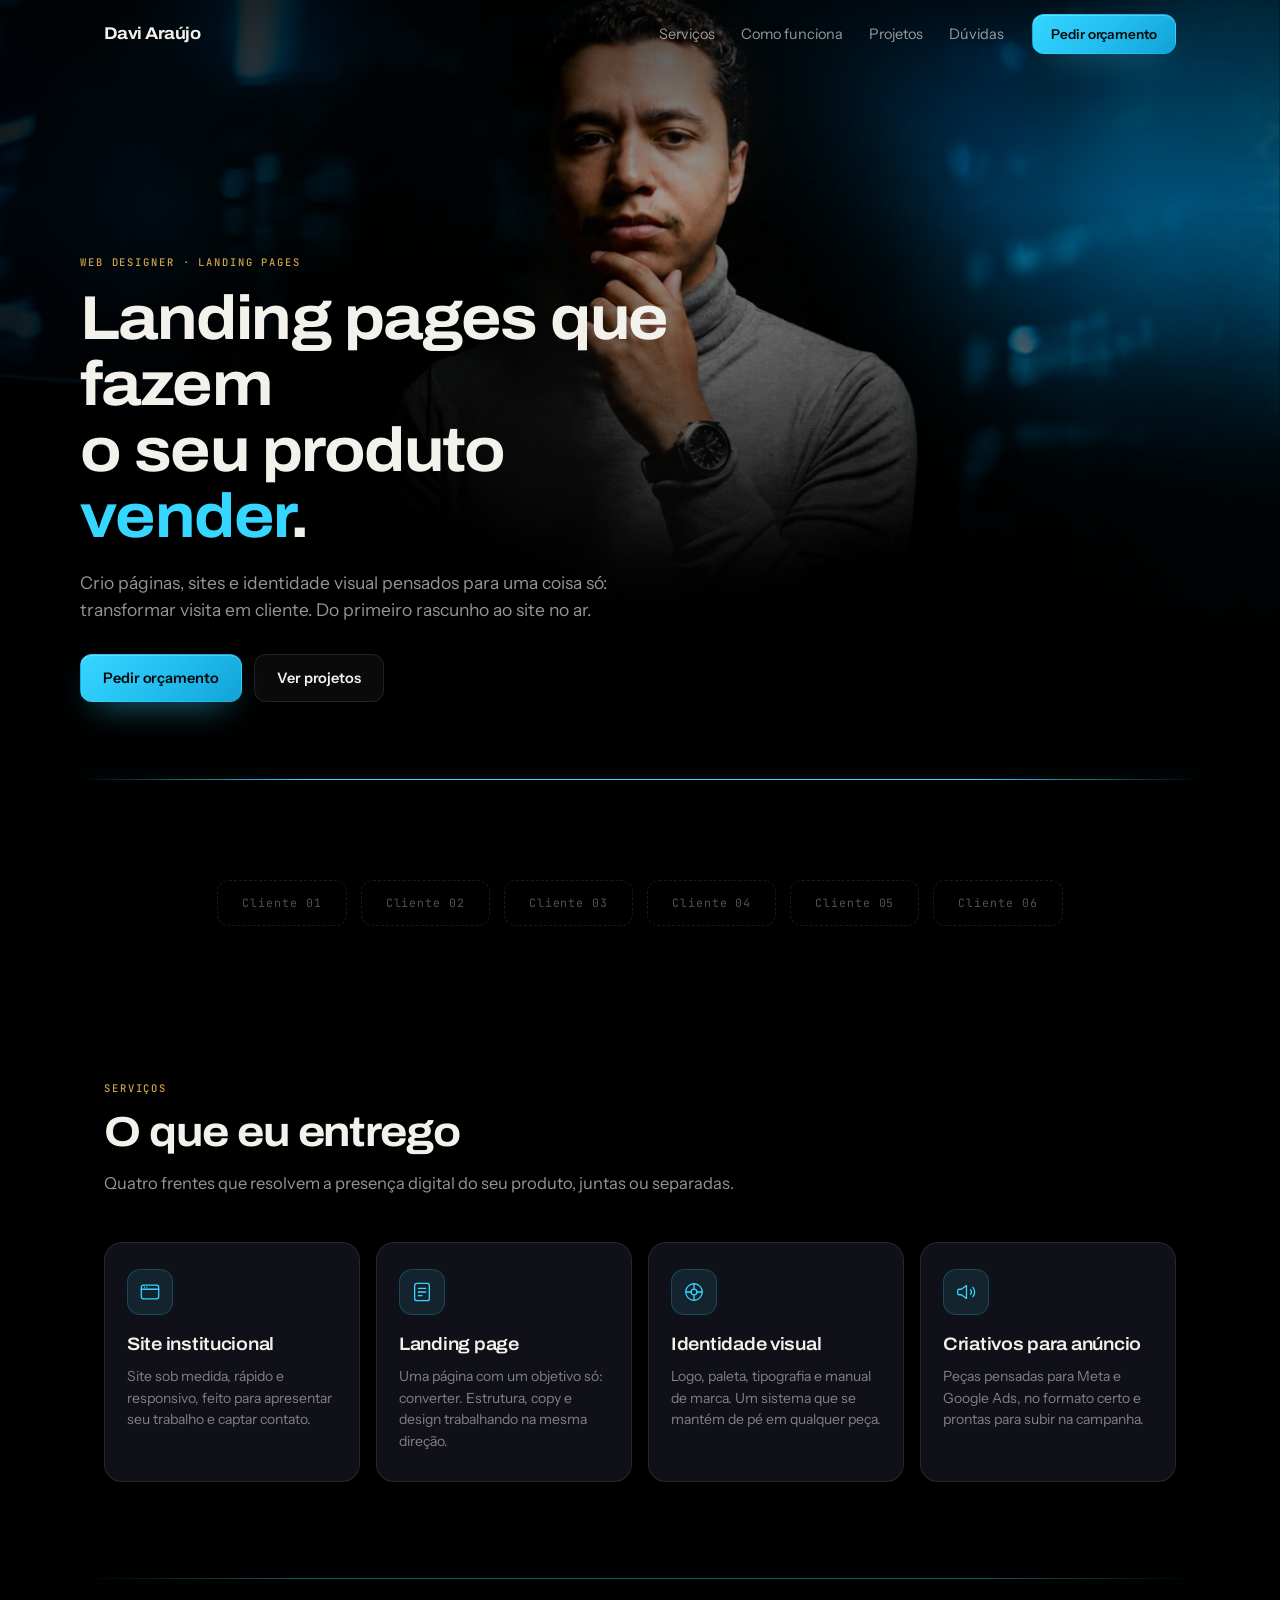
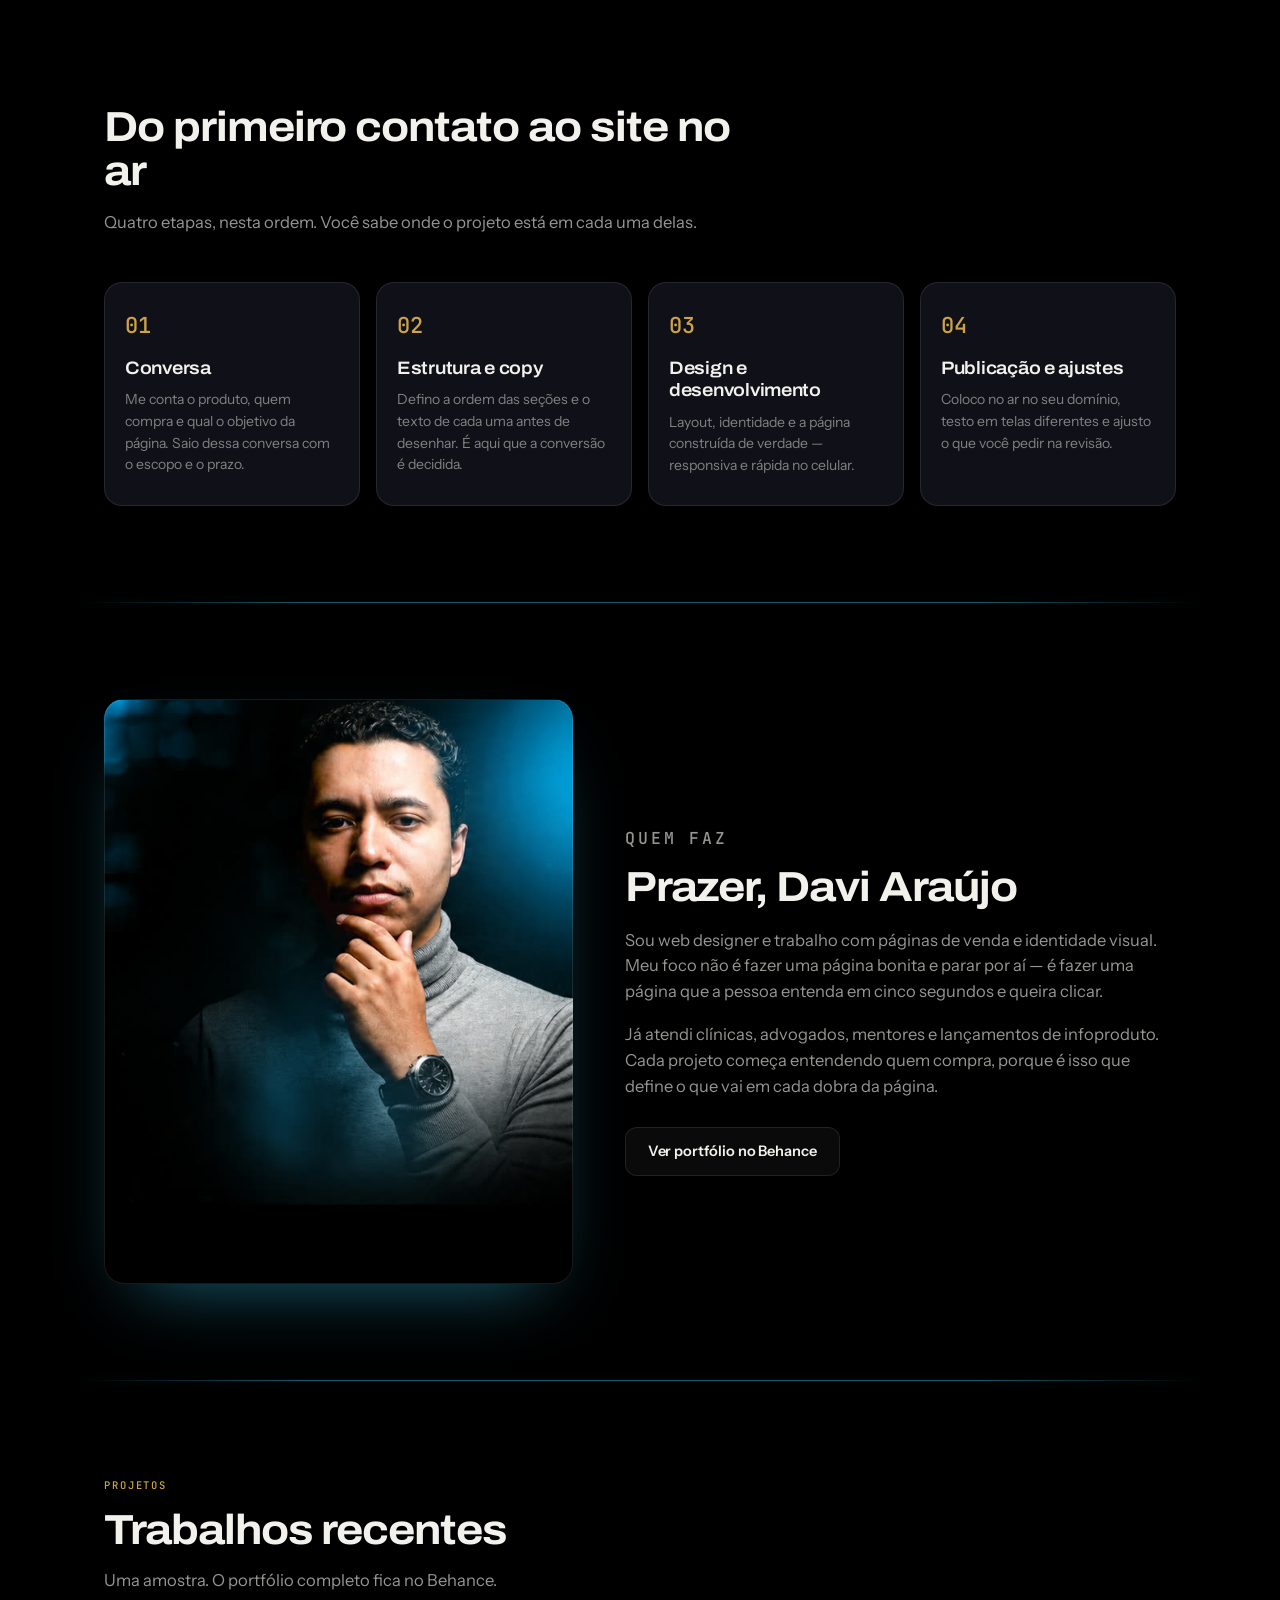
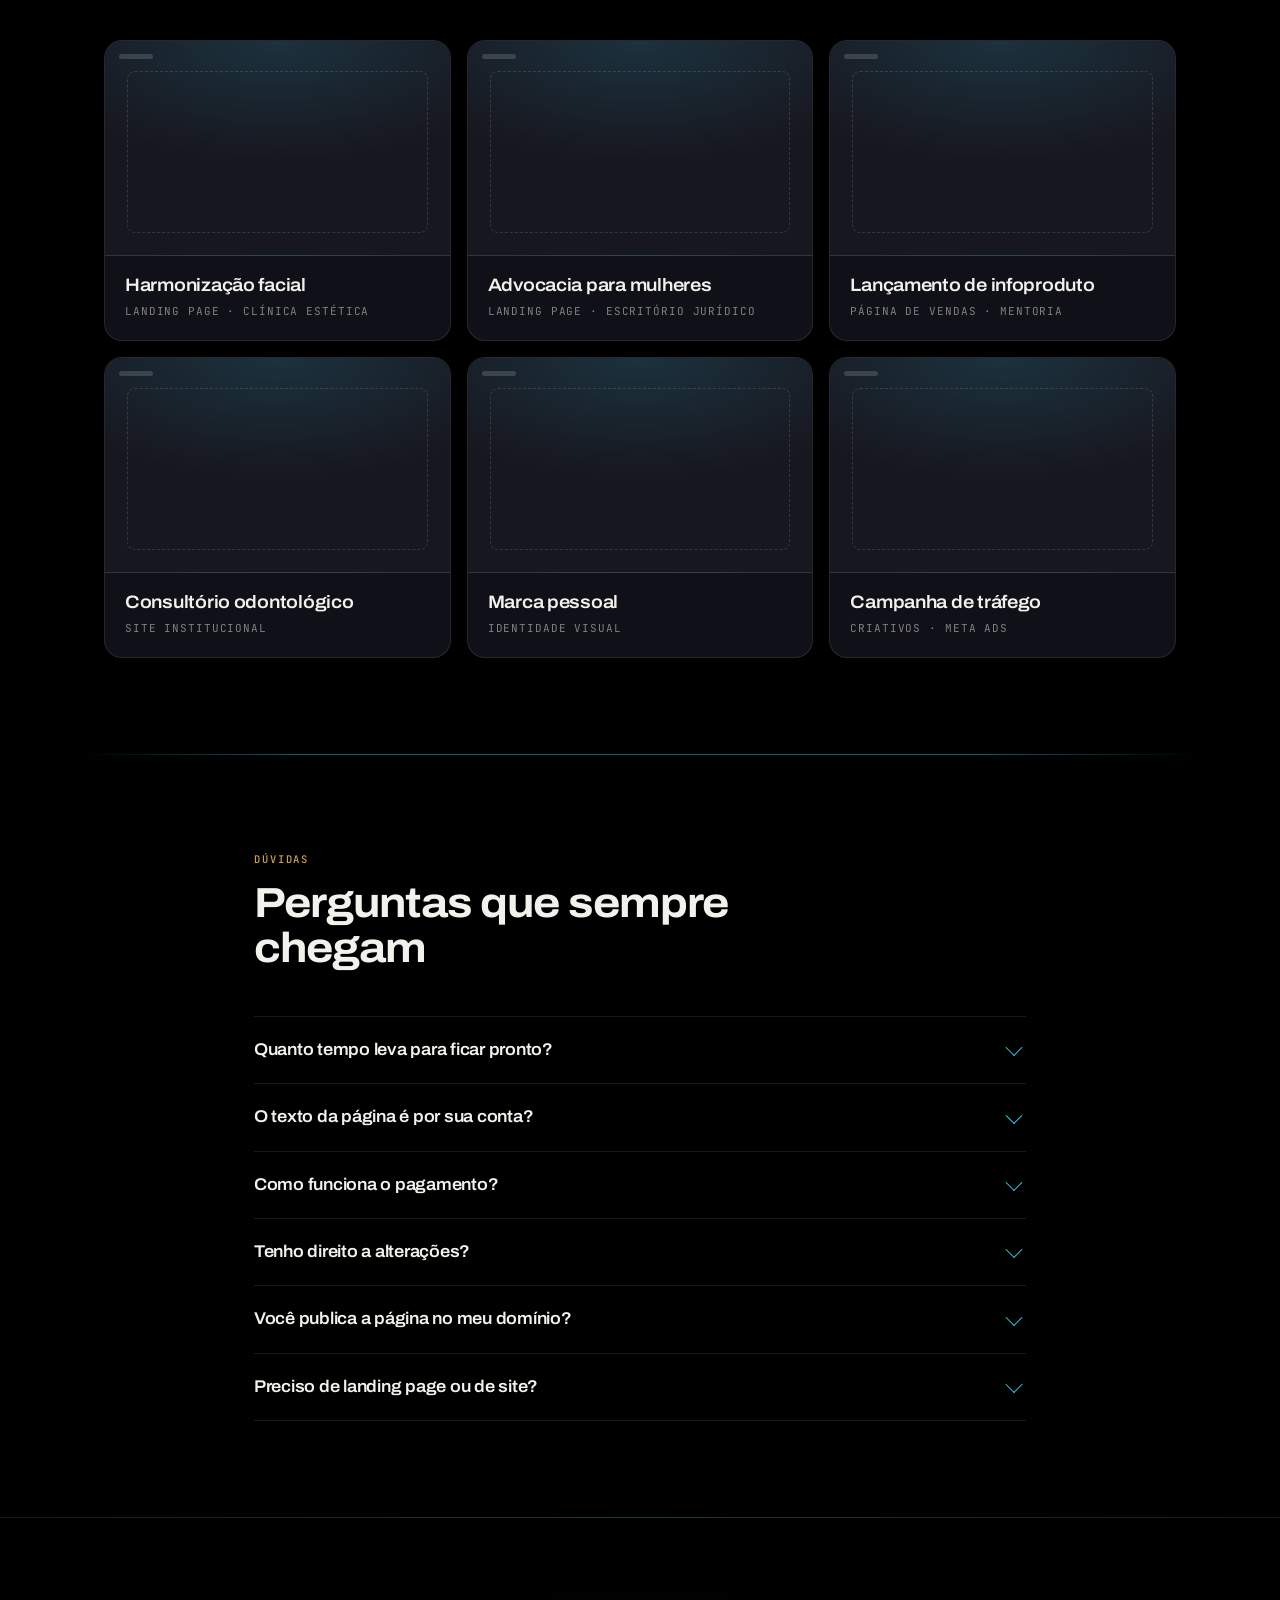
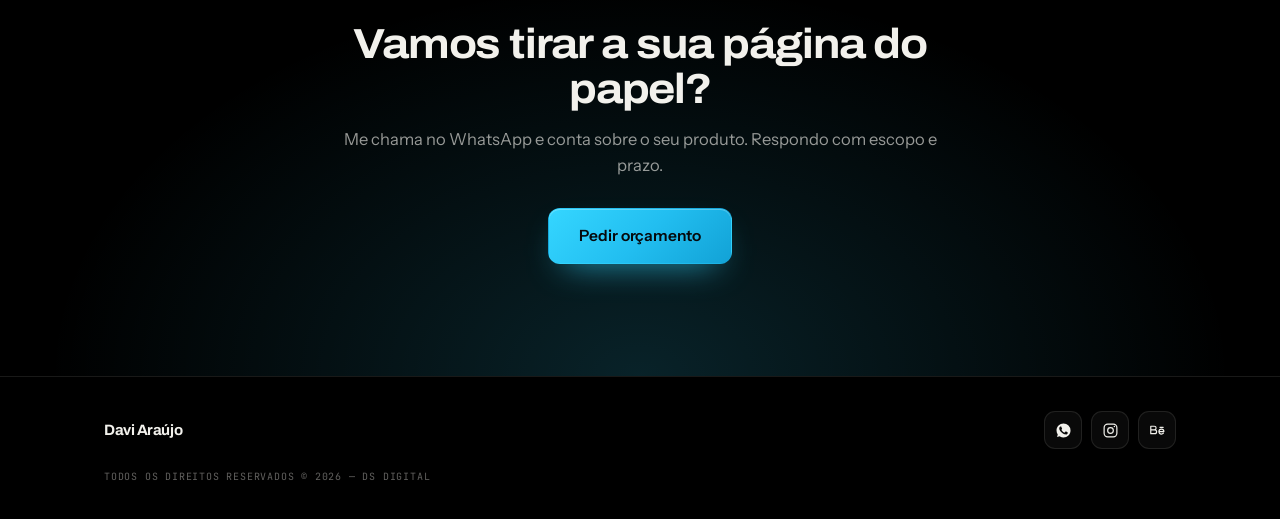
<file: site/index.html>
<!DOCTYPE html>
<html lang="pt-BR">
<head>
<meta charset="UTF-8">
<meta name="viewport" content="width=device-width, initial-scale=1">
<title>Davi Araújo — Landing pages e sites que vendem</title>
<meta name="description" content="Web designer. Crio landing pages, sites e identidade visual pensados para transformar visita em cliente.">
<meta name="theme-color" content="#000000">

<meta property="og:type" content="website">
<meta property="og:title" content="Davi Araújo — Landing pages e sites que vendem">
<meta property="og:description" content="Landing pages, sites e identidade visual pensados para converter.">
<meta property="og:image" content="assets/banner.jpg">

<link rel="icon" href="data:image/svg+xml,%3Csvg xmlns='http://www.w3.org/2000/svg' viewBox='0 0 32 32'%3E%3Crect width='32' height='32' rx='8' fill='%23000'/%3E%3Cpath d='M9 8h6a8 8 0 0 1 0 16H9z' fill='none' stroke='%2335D6FF' stroke-width='2.6'/%3E%3C/svg%3E">

<link rel="preconnect" href="https://fonts.googleapis.com">
<link rel="preconnect" href="https://fonts.gstatic.com" crossorigin>
<link href="https://fonts.googleapis.com/css2?family=Archivo:wdth,wght@100..125,400..800&family=Instrument+Sans:wght@400..700&family=JetBrains+Mono:wght@400;500&display=swap" rel="stylesheet">
<link rel="stylesheet" href="style.css">

<!-- Só esconde para animar se o JS estiver vivo. Sem isso, uma falha
     de script deixaria a página inteira invisível. -->
<script>document.documentElement.classList.add("js-anim");</script>
</head>
<body>

<a class="pular" href="#conteudo">Pular para o conteúdo</a>

<!-- ================= NAV ================= -->
<header class="nav" id="topo">
  <div class="nav__in">
    <a class="nav__marca" href="#topo">Davi&nbsp;Araújo</a>

    <nav class="nav__links" aria-label="Seções">
      <a href="#servicos">Serviços</a>
      <a href="#processo">Como funciona</a>
      <a href="#projetos">Projetos</a>
      <a href="#duvidas">Dúvidas</a>
    </nav>

    <a class="btn btn--cta nav__btn" href="https://wa.me/5599985160035?text=Ol%C3%A1%2C%20vim%20do%20site%20e%20gostaria%20de%20um%20or%C3%A7amento." target="_blank" rel="noopener">
      Pedir orçamento
    </a>

    <button class="nav__menu" type="button" aria-label="Abrir menu" aria-expanded="false" aria-controls="nav-movel">
      <span></span><span></span>
    </button>
  </div>

  <nav class="nav__movel" id="nav-movel" aria-label="Seções">
    <a href="#servicos">Serviços</a>
    <a href="#processo">Como funciona</a>
    <a href="#projetos">Projetos</a>
    <a href="#duvidas">Dúvidas</a>
    <a class="nav__movel-cta" href="https://wa.me/5599985160035?text=Ol%C3%A1%2C%20vim%20do%20site%20e%20gostaria%20de%20um%20or%C3%A7amento." target="_blank" rel="noopener">Pedir orçamento</a>
  </nav>
</header>

<main id="conteudo">

<!-- ================= HERÓI ================= -->
<section class="heroi">
  <div class="heroi__img"></div>
  <div class="heroi__fade"></div>

  <div class="heroi__in">
    <p class="eyebrow rv">Web designer · Landing pages</p>
    <h1 class="rv" style="--d:1">
      Landing pages que fazem<br>o seu produto <em>vender</em>.
    </h1>
    <p class="heroi__sub rv" style="--d:2">
      Crio páginas, sites e identidade visual pensados para uma coisa só:
      transformar visita em cliente. Do primeiro rascunho ao site no ar.
    </p>
    <div class="heroi__acoes rv" style="--d:3">
      <a class="btn btn--cta" href="https://wa.me/5599985160035?text=Ol%C3%A1%2C%20vim%20do%20site%20e%20gostaria%20de%20um%20or%C3%A7amento." target="_blank" rel="noopener">Pedir orçamento</a>
      <a class="btn btn--fantasma" href="#projetos">Ver projetos</a>
    </div>
  </div>

  <div class="dobra"></div>
</section>

<!-- ================= PROVA SOCIAL ================= -->
<section class="secao secao--prova">
  <p class="prova__lb rv">Marcas que já confiaram no trabalho</p>
  <!-- TODO: trocar cada slot pelo logo real (SVG de preferência) -->
  <ul class="prova__logos rv" style="--d:1">
    <li>Cliente 01</li>
    <li>Cliente 02</li>
    <li>Cliente 03</li>
    <li>Cliente 04</li>
    <li>Cliente 05</li>
    <li>Cliente 06</li>
  </ul>
</section>

<!-- ================= SERVIÇOS ================= -->
<section class="secao" id="servicos">
  <header class="secao__cab">
    <p class="eyebrow rv">Serviços</p>
    <h2 class="rv" style="--d:1">O que eu entrego</h2>
    <p class="secao__sub rv" style="--d:2">
      Quatro frentes que resolvem a presença digital do seu produto, juntas ou separadas.
    </p>
  </header>

  <div class="grade grade--4">
    <article class="cartao rv">
      <span class="cartao__ic" aria-hidden="true">
        <svg viewBox="0 0 24 24" fill="none" stroke="currentColor" stroke-width="1.4" stroke-linecap="round" stroke-linejoin="round">
          <rect x="2.5" y="4.5" width="19" height="15" rx="2.5"/><path d="M2.5 9h19"/><path d="M6 6.75h.01M8.5 6.75h.01"/>
        </svg>
      </span>
      <h3>Site institucional</h3>
      <p>Site sob medida, rápido e responsivo, feito para apresentar seu trabalho e captar contato.</p>
    </article>

    <article class="cartao rv" style="--d:1">
      <span class="cartao__ic" aria-hidden="true">
        <svg viewBox="0 0 24 24" fill="none" stroke="currentColor" stroke-width="1.4" stroke-linecap="round" stroke-linejoin="round">
          <rect x="4" y="2.5" width="16" height="19" rx="2.5"/><path d="M8 8h8M8 12h8M8 16h4"/>
        </svg>
      </span>
      <h3>Landing page</h3>
      <p>Uma página com um objetivo só: converter. Estrutura, copy e design trabalhando na mesma direção.</p>
    </article>

    <article class="cartao rv" style="--d:2">
      <span class="cartao__ic" aria-hidden="true">
        <svg viewBox="0 0 24 24" fill="none" stroke="currentColor" stroke-width="1.4" stroke-linecap="round" stroke-linejoin="round">
          <circle cx="12" cy="12" r="9"/><circle cx="12" cy="12" r="3.2"/><path d="M12 3v5.8M12 15.2V21M3 12h5.8M15.2 12H21"/>
        </svg>
      </span>
      <h3>Identidade visual</h3>
      <p>Logo, paleta, tipografia e manual de marca. Um sistema que se mantém de pé em qualquer peça.</p>
    </article>

    <article class="cartao rv" style="--d:3">
      <span class="cartao__ic" aria-hidden="true">
        <svg viewBox="0 0 24 24" fill="none" stroke="currentColor" stroke-width="1.4" stroke-linecap="round" stroke-linejoin="round">
          <path d="M3 10.5v3a1.5 1.5 0 0 0 1.5 1.5H7l5.5 4V5L7 9H4.5A1.5 1.5 0 0 0 3 10.5Z"/><path d="M17 9.5a4 4 0 0 1 0 5"/><path d="M19.5 7a7.5 7.5 0 0 1 0 10"/>
        </svg>
      </span>
      <h3>Criativos para anúncio</h3>
      <p>Peças pensadas para Meta e Google Ads, no formato certo e prontas para subir na campanha.</p>
    </article>
  </div>
</section>

<div class="dobra dobra--secao"></div>

<!-- ================= PROCESSO ================= -->
<section class="secao" id="processo">
  <header class="secao__cab">
    <p class="eyebrow rv">Como funciona</p>
    <h2 class="rv" style="--d:1">Do primeiro contato ao site no ar</h2>
    <p class="secao__sub rv" style="--d:2">
      Quatro etapas, nesta ordem. Você sabe onde o projeto está em cada uma delas.
    </p>
  </header>

  <ol class="passos">
    <li class="passo rv">
      <span class="passo__n">01</span>
      <h3>Conversa</h3>
      <p>Me conta o produto, quem compra e qual o objetivo da página. Saio dessa conversa com o escopo e o prazo.</p>
    </li>
    <li class="passo rv" style="--d:1">
      <span class="passo__n">02</span>
      <h3>Estrutura e copy</h3>
      <p>Defino a ordem das seções e o texto de cada uma antes de desenhar. É aqui que a conversão é decidida.</p>
    </li>
    <li class="passo rv" style="--d:2">
      <span class="passo__n">03</span>
      <h3>Design e desenvolvimento</h3>
      <p>Layout, identidade e a página construída de verdade — responsiva e rápida no celular.</p>
    </li>
    <li class="passo rv" style="--d:3">
      <span class="passo__n">04</span>
      <h3>Publicação e ajustes</h3>
      <p>Coloco no ar no seu domínio, testo em telas diferentes e ajusto o que você pedir na revisão.</p>
    </li>
  </ol>
</section>

<div class="dobra dobra--secao"></div>

<!-- ================= SOBRE ================= -->
<section class="secao secao--sobre" id="sobre">
  <div class="sobre">
    <div class="sobre__foto rv"></div>
    <div class="sobre__tx">
      <p class="eyebrow rv">Quem faz</p>
      <h2 class="rv" style="--d:1">Prazer, Davi Araújo</h2>
      <!-- TODO: trocar pelo seu texto real (tempo de experiência, formação, nichos) -->
      <p class="rv" style="--d:2">
        Sou web designer e trabalho com páginas de venda e identidade visual.
        Meu foco não é fazer uma página bonita e parar por aí — é fazer uma página
        que a pessoa entenda em cinco segundos e queira clicar.
      </p>
      <p class="rv" style="--d:3">
        Já atendi clínicas, advogados, mentores e lançamentos de infoproduto.
        Cada projeto começa entendendo quem compra, porque é isso que define
        o que vai em cada dobra da página.
      </p>
      <a class="btn btn--fantasma rv" style="--d:4" href="https://www.behance.net/odavi_araujo" target="_blank" rel="noopener">Ver portfólio no Behance</a>
    </div>
  </div>
</section>

<div class="dobra dobra--secao"></div>

<!-- ================= PROJETOS ================= -->
<section class="secao" id="projetos">
  <header class="secao__cab">
    <p class="eyebrow rv">Projetos</p>
    <h2 class="rv" style="--d:1">Trabalhos recentes</h2>
    <p class="secao__sub rv" style="--d:2">
      Uma amostra. O portfólio completo fica no Behance.
    </p>
  </header>

  <!-- TODO: trocar cada .projeto__tela por <img src="assets/projeto-N.jpg" alt="..."> -->
  <div class="grade grade--3">
    <article class="projeto rv">
      <div class="projeto__tela" aria-hidden="true"><span></span></div>
      <h3>Harmonização facial</h3>
      <p>Landing page · Clínica estética</p>
    </article>
    <article class="projeto rv" style="--d:1">
      <div class="projeto__tela" aria-hidden="true"><span></span></div>
      <h3>Advocacia para mulheres</h3>
      <p>Landing page · Escritório jurídico</p>
    </article>
    <article class="projeto rv" style="--d:2">
      <div class="projeto__tela" aria-hidden="true"><span></span></div>
      <h3>Lançamento de infoproduto</h3>
      <p>Página de vendas · Mentoria</p>
    </article>
    <article class="projeto rv" style="--d:3">
      <div class="projeto__tela" aria-hidden="true"><span></span></div>
      <h3>Consultório odontológico</h3>
      <p>Site institucional</p>
    </article>
    <article class="projeto rv" style="--d:4">
      <div class="projeto__tela" aria-hidden="true"><span></span></div>
      <h3>Marca pessoal</h3>
      <p>Identidade visual</p>
    </article>
    <article class="projeto rv" style="--d:5">
      <div class="projeto__tela" aria-hidden="true"><span></span></div>
      <h3>Campanha de tráfego</h3>
      <p>Criativos · Meta Ads</p>
    </article>
  </div>
</section>

<div class="dobra dobra--secao"></div>

<!-- ================= DÚVIDAS ================= -->
<section class="secao secao--faq" id="duvidas">
  <header class="secao__cab">
    <p class="eyebrow rv">Dúvidas</p>
    <h2 class="rv" style="--d:1">Perguntas que sempre chegam</h2>
  </header>

  <div class="faq rv" style="--d:2">
    <details>
      <summary>Quanto tempo leva para ficar pronto?</summary>
      <p>Uma landing page leva de 5 a 10 dias úteis. Site institucional e identidade visual variam com o escopo — fecho o prazo junto com o orçamento, antes de começar.</p>
    </details>
    <details>
      <summary>O texto da página é por sua conta?</summary>
      <p>Sim. A estrutura e a copy fazem parte do projeto, porque são elas que decidem se a página converte. Se você já tiver o texto pronto, eu adapto.</p>
    </details>
    <details>
      <summary>Como funciona o pagamento?</summary>
      <p>Metade na aprovação do orçamento e metade na entrega. Combino a forma no WhatsApp junto com o escopo.</p>
    </details>
    <details>
      <summary>Tenho direito a alterações?</summary>
      <p>Sim. Cada projeto inclui uma rodada de ajustes depois da entrega. Mudanças de escopo entram como novo orçamento.</p>
    </details>
    <details>
      <summary>Você publica a página no meu domínio?</summary>
      <p>Publico. Se você ainda não tiver domínio e hospedagem, indico o que usar e ajudo na configuração.</p>
    </details>
    <details>
      <summary>Preciso de landing page ou de site?</summary>
      <p>Landing page se o objetivo é vender ou captar contato para uma oferta específica. Site se você precisa apresentar a empresa inteira. Na conversa a gente decide.</p>
    </details>
  </div>
</section>

<!-- ================= CTA FINAL ================= -->
<section class="fechamento">
  <div class="fechamento__in rv">
    <h2>Vamos tirar a sua página do papel?</h2>
    <p>Me chama no WhatsApp e conta sobre o seu produto. Respondo com escopo e prazo.</p>
    <a class="btn btn--cta btn--g" href="https://wa.me/5599985160035?text=Ol%C3%A1%2C%20vim%20do%20site%20e%20gostaria%20de%20um%20or%C3%A7amento." target="_blank" rel="noopener">Pedir orçamento</a>
  </div>
</section>

</main>

<!-- ================= RODAPÉ ================= -->
<footer class="rodape">
  <div class="rodape__in">
    <p class="rodape__marca">Davi Araújo</p>
    <nav class="rodape__redes" aria-label="Redes">
      <a href="https://wa.me/5599985160035" target="_blank" rel="noopener" aria-label="WhatsApp">
        <svg viewBox="0 0 24 24" fill="currentColor" aria-hidden="true"><path d="M17.47 14.38c-.3-.15-1.76-.87-2.03-.97-.28-.1-.48-.15-.68.15s-.76.96-.94 1.16c-.17.2-.34.22-.64.08-.3-.15-1.26-.47-2.39-1.48-.89-.79-1.48-1.76-1.66-2.06-.17-.3-.02-.46.13-.6.14-.14.3-.35.45-.53.15-.17.2-.3.3-.5.1-.2.05-.37-.03-.52-.07-.15-.67-1.61-.91-2.2-.25-.58-.49-.5-.67-.51h-.57c-.2 0-.52.07-.8.37-.27.3-1.03 1.02-1.03 2.48s1.06 2.87 1.21 3.07c.15.2 2.1 3.2 5.08 4.49.7.3 1.26.49 1.69.62.71.23 1.36.2 1.87.12.57-.09 1.76-.72 2-1.41.25-.7.25-1.29.18-1.42-.08-.12-.28-.2-.57-.34M12.05 21.8a9.9 9.9 0 0 1-5.04-1.38l-.36-.21-3.74.98 1-3.65-.24-.37a9.86 9.86 0 0 1-1.51-5.26c0-5.45 4.44-9.89 9.89-9.89 2.64 0 5.12 1.03 6.99 2.9a9.83 9.83 0 0 1 2.89 6.99c0 5.45-4.44 9.89-9.88 9.89"/></svg>
      </a>
      <a href="https://www.instagram.com/_odavi.araujo/" target="_blank" rel="noopener" aria-label="Instagram">
        <svg viewBox="0 0 24 24" fill="none" stroke="currentColor" stroke-width="1.7" aria-hidden="true"><rect x="3" y="3" width="18" height="18" rx="5"/><circle cx="12" cy="12" r="4"/><circle cx="17.5" cy="6.5" r="1.05" fill="currentColor" stroke="none"/></svg>
      </a>
      <a href="https://www.behance.net/odavi_araujo" target="_blank" rel="noopener" aria-label="Behance">
        <svg viewBox="0 0 24 24" fill="none" stroke="currentColor" stroke-width="1.7" stroke-linecap="round" stroke-linejoin="round" aria-hidden="true"><path d="M2.5 6h5a2.5 2.5 0 0 1 0 5h-5zM2.5 11h5.5a2.75 2.75 0 0 1 0 5.5H2.5zM14 13.5h7a3.5 3.5 0 1 0-7 0 3.5 3.5 0 0 0 3.5 3.5c1.3 0 2.2-.5 2.8-1.3M15.5 7.5H20"/></svg>
      </a>
    </nav>
    <p class="rodape__nota">Todos os direitos reservados © <span id="ano">2026</span> — DS DIGITAL</p>
  </div>
</footer>

<script src="script.js"></script>
</body>
</html>
</file>
<file: style.css>
/* ==================================================================
   Davi Araújo — link na bio
   Grafite domina, o ciano manda, o dourado só assina os rótulos.
   ================================================================== */

:root {
  /* cor */
  --bg:        #000000;
  --hero-src:  url("assets/banner.jpg");
  --card:      #17171F;
  --card-hi:   #1D1D28;
  --text:      #F2F1EC;
  --cyan:      #35D6FF;
  --cyan-deep: #12A2D6;
  --gold:      #CDA349;

  --muted: rgba(242, 241, 236, 0.56);
  --dim:   rgba(242, 241, 236, 0.52);
  --line:  rgba(242, 241, 236, 0.09);

  /* tipo */
  --display: "Archivo", system-ui, sans-serif;
  --sans:    "Instrument Sans", system-ui, -apple-system, sans-serif;
  --mono:    "JetBrains Mono", ui-monospace, monospace;

  /* medida */
  --col: 520px;
  --hero-h: clamp(320px, 44vh, 520px);
  --ease: cubic-bezier(0.22, 1, 0.36, 1);
}

* { box-sizing: border-box; margin: 0; padding: 0; }

html { scroll-behavior: smooth; }

body {
  min-height: 100svh;
  background: var(--bg);
  color: var(--text);
  font-family: var(--sans);
  font-size: 16px;
  line-height: 1.5;
  overflow-x: clip; /* clip, nao hidden: hidden faz o body virar container de rolagem */
  -webkit-font-smoothing: antialiased;
  text-rendering: optimizeLegibility;
}

a { color: inherit; text-decoration: none; }

:focus-visible {
  outline: 2px solid var(--cyan);
  outline-offset: 3px;
  border-radius: 6px;
}

/* ------------------------------------------------------------------
   FUNDO — linhas fluidas + halo. Ficam atrás de tudo, inclusive da foto.
   ------------------------------------------------------------------ */
.bg {
  position: fixed;
  inset: 0;
  z-index: 0;
  overflow: hidden;
  pointer-events: none;
}
.bg__lines { position: absolute; inset: 0; width: 100%; height: 100%; }
.bg__glow {
  position: absolute;
  left: 50%;
  top: 28%;
  width: 760px;
  height: 760px;
  max-width: 140vw;
  transform: translate(-50%, -50%);
  background: radial-gradient(circle, rgba(53, 214, 255, 0.13), rgba(53, 214, 255, 0) 64%);
  filter: blur(10px);
}

/* rastro do cursor (criado pelo script) */
.cursorfx {
  position: fixed;
  inset: 0;
  width: 100%;
  height: 100%;
  z-index: 60;
  pointer-events: none;
}

/* ------------------------------------------------------------------
   HERÓI — a foto full-bleed e a dobra
   ------------------------------------------------------------------ */
.hero {
  position: relative;
  z-index: 1;
  height: var(--hero-h);
}
.hero__img {
  position: absolute;
  inset: 0;
  background-image: var(--hero-src);
  background-position: 50% 0%;
  background-repeat: no-repeat;
  background-size: cover;
  /* sem tratamento de cor: a foto já vem com o tratamento azul embutido */
  /* a foto se dissolve no grafite antes de encostar na dobra */
  -webkit-mask-image: linear-gradient(180deg, #000 0%, #000 52%, rgba(0,0,0,0.55) 82%, transparent 100%);
          mask-image: linear-gradient(180deg, #000 0%, #000 52%, rgba(0,0,0,0.55) 82%, transparent 100%);
  animation: heroIn 1.4s var(--ease) both;
}
@keyframes heroIn {
  from { opacity: 0; transform: scale(1.045); }
  to   { opacity: 1; transform: none; }
}
.hero__fade {
  position: absolute;
  inset: 0;
  background: linear-gradient(180deg, rgba(11,11,15,0.34) 0%, rgba(11,11,15,0) 34%, rgba(11,11,15,0.72) 88%, var(--bg) 100%);
}

/* A DOBRA — a linha onde a foto acaba e a página começa a ser construída */
.hero__fold {
  position: absolute;
  left: 50%;
  bottom: 0;
  width: min(var(--col), calc(100% - 44px));
  height: 1px;
  transform: translateX(-50%);
  background: linear-gradient(90deg, transparent, var(--cyan) 22%, var(--cyan) 78%, transparent);
  box-shadow: 0 0 18px rgba(53, 214, 255, 0.55);
  transform-origin: center;
  animation: foldIn 1.1s var(--ease) 0.35s both;
}
@keyframes foldIn {
  from { transform: translateX(-50%) scaleX(0); opacity: 0; }
  to   { transform: translateX(-50%) scaleX(1); opacity: 1; }
}

/* ------------------------------------------------------------------
   COLUNA
   ------------------------------------------------------------------ */
.wrap {
  position: relative;
  z-index: 2;
  width: 100%;
  max-width: var(--col);
  margin: 0 auto;
  padding: 30px 22px 56px;
  display: flex;
  flex-direction: column;
  align-items: center;
  text-align: center;
}

/* ---------- pílula de status ----------
   Duas camadas de movimento: um anel de luz que dá a volta na borda
   e, dentro, duas massas de ciano que se cruzam em ritmos diferentes.
   Os ritmos são propositalmente desencontrados (5,5s e 9s no anel)
   pra nunca baterem no mesmo ponto — é isso que faz parecer líquido
   em vez de um loop girando. */
@property --anel { syntax: "<angle>"; initial-value: 0deg; inherits: false; }

.pill {
  position: relative;
  isolation: isolate;
  display: inline-flex;
  align-items: center;
  gap: 9px;
  padding: 7px 14px 7px 11px;
  border-radius: 999px;
  border: 1px solid rgba(53, 214, 255, 0.18);
  background: linear-gradient(180deg, rgba(53, 214, 255, 0.08), rgba(53, 214, 255, 0.02));
  backdrop-filter: blur(8px);
  font-family: var(--mono);
  font-size: 10.5px;
  font-weight: 400;
  letter-spacing: 0.13em;
  text-transform: uppercase;
  color: rgba(242, 241, 236, 0.95);
  text-shadow: 0 1px 2px rgba(6, 9, 12, 0.45);
  box-shadow: 0 0 26px rgba(53, 214, 255, 0.16);
  overflow: visible;
}

/* o líquido: dois blobs em rotas opostas, recortados pelo próprio raio */
.pill::after {
  content: "";
  position: absolute;
  inset: 0;
  z-index: -1;
  border-radius: inherit;
  background-image:
    /* massa principal num azul fundo: rende forte sem clarear o suficiente
       pra comer o contraste do texto de 10,5px por cima */
    radial-gradient(58% 150% at 50% 50%, rgba(14, 134, 196, 0.88), transparent 68%),
    radial-gradient(46% 140% at 50% 50%, rgba(140, 232, 255, 0.30), transparent 70%);
  background-repeat: no-repeat;
  background-size: 190% 100%, 230% 100%;
  animation: liquido 9s ease-in-out infinite;
}
@keyframes liquido {
  0%   { background-position: -70% 50%, 170% 50%; }
  50%  { background-position: 165% 50%,  -5% 50%; }
  100% { background-position: -70% 50%, 170% 50%; }
}

/* o anel: um arco de luz percorrendo a borda */
.pill::before {
  content: "";
  position: absolute;
  inset: -1px;
  z-index: -1;
  border-radius: inherit;
  padding: 1px;
  background: conic-gradient(from var(--anel),
    transparent 0turn, transparent 0.46turn,
    rgba(190, 244, 255, 0.95) 0.70turn, var(--cyan) 0.80turn,
    transparent 0.94turn, transparent 1turn);
  -webkit-mask: linear-gradient(#000 0 0) content-box, linear-gradient(#000 0 0);
  -webkit-mask-composite: xor;
          mask: linear-gradient(#000 0 0) content-box, linear-gradient(#000 0 0);
          mask-composite: exclude;
  animation: giraAnel 5.5s linear infinite;
  pointer-events: none;
}
@keyframes giraAnel { to { --anel: 360deg; } }

.pill i, .pill span { position: relative; z-index: 1; }
.pill i {
  position: relative;
  flex: none;
  width: 7px;
  height: 7px;
  border-radius: 50%;
  background: var(--cyan);
  box-shadow: 0 0 10px rgba(53, 214, 255, 0.9);
}
.pill i::after {
  content: "";
  position: absolute;
  inset: -3px;
  border-radius: 50%;
  border: 1px solid rgba(53, 214, 255, 0.6);
  animation: ping 2.6s ease-out infinite;
}
@keyframes ping {
  0%   { transform: scale(0.6); opacity: 0.9; }
  75%  { opacity: 0; }
  100% { transform: scale(2.4); opacity: 0; }
}

/* ---------- identidade ---------- */
.name {
  margin-top: 18px;
  font-family: var(--display);
  font-size: clamp(34px, 8.5vw, 46px);
  font-weight: 700;
  font-stretch: 112%;
  font-variation-settings: "wdth" 112;
  letter-spacing: -0.022em;
  line-height: 1;
}
.handle {
  margin-top: 9px;
  font-size: 14px;
  color: var(--cyan);
  letter-spacing: 0.005em;
}
.bio {
  margin-top: 14px;
  max-width: 33ch;
  font-size: 15px;
  line-height: 1.55;
  color: var(--muted);
}
.bio em {
  font-style: normal;
  font-family: var(--display);
  font-weight: 600;
  font-variation-settings: "wdth" 108;
  color: var(--text);
}

/* ---------- redes ---------- */
.socials { display: flex; gap: 10px; margin-top: 22px; }
.socials a {
  display: grid;
  place-items: center;
  width: 44px;
  height: 44px;
  border-radius: 13px;
  border: 1px solid var(--line);
  background: rgba(242, 241, 236, 0.035);
  color: var(--text);
  transition: transform 0.28s var(--ease), background 0.25s, border-color 0.25s, box-shadow 0.25s;
}
.socials a:hover {
  transform: translateY(-3px);
  background: rgba(53, 214, 255, 0.12);
  border-color: rgba(53, 214, 255, 0.45);
  box-shadow: 0 0 0 4px rgba(53, 214, 255, 0.07);
}
.socials svg { width: 19px; height: 19px; }

/* ------------------------------------------------------------------
   CARDS
   ------------------------------------------------------------------ */
.links {
  width: 100%;
  margin-top: 34px;
  display: flex;
  flex-direction: column;
  gap: 13px;
}

.link {
  position: relative;
  isolation: isolate;
  overflow: hidden;
  display: flex;
  align-items: center;
  gap: 15px;
  padding: 16px 17px;
  border-radius: 18px;
  border: 1px solid var(--line);
  background: var(--card);
  transition: transform 0.3s var(--ease), border-color 0.25s, background 0.25s, box-shadow 0.3s;
}
.link:hover {
  transform: translateY(-3px);
  background: var(--card-hi);
  border-color: rgba(53, 214, 255, 0.42);
  box-shadow: 0 20px 44px -24px rgba(53, 214, 255, 0.85);
}
/* faixa de luz atravessando no hover */
.link::after {
  content: "";
  position: absolute;
  inset: 0;
  z-index: -1;
  background: linear-gradient(115deg, transparent 32%, rgba(53, 214, 255, 0.13) 50%, transparent 68%);
  transform: translateX(-130%);
  transition: transform 0.85s var(--ease);
}
.link:hover::after { transform: translateX(130%); }

.link__ic {
  flex: none;
  display: grid;
  place-items: center;
  width: 48px;
  height: 48px;
  border-radius: 14px;
  background: rgba(53, 214, 255, 0.10);
  border: 1px solid rgba(53, 214, 255, 0.20);
  color: var(--cyan);
}
.link__ic svg { width: 22px; height: 22px; }

.link__tx {
  flex: 1;
  min-width: 0;
  display: flex;
  flex-direction: column;
  text-align: left;
}
.link__kick {
  font-family: var(--mono);
  font-size: 10px;
  font-weight: 500;
  letter-spacing: 0.16em;
  text-transform: uppercase;
  color: var(--gold);
  margin-bottom: 5px;
}
.link__tx b {
  font-size: 15.5px;
  font-weight: 600;
  letter-spacing: -0.012em;
  line-height: 1.2;
}
.link__sub {
  margin-top: 4px;
  font-size: 12.5px;
  line-height: 1.45;
  color: var(--dim);
}

.link__go {
  flex: none;
  display: grid;
  place-items: center;
  width: 32px;
  height: 32px;
  border-radius: 50%;
  background: rgba(242, 241, 236, 0.05);
  color: var(--muted);
  transition: transform 0.28s var(--ease), background 0.25s, color 0.25s;
}
.link__go svg { width: 15px; height: 15px; }
.link:hover .link__go {
  transform: translateX(3px);
  background: rgba(53, 214, 255, 0.28);
  color: var(--text);
}

/* ---------- card de ação: o ciano cheio, uma vez só ---------- */
.link--cta {
  border-color: rgba(53, 214, 255, 0.42);
  background: linear-gradient(135deg, var(--cyan) 0%, #22BEF0 52%, var(--cyan-deep) 100%);
  color: #06090C;
  box-shadow: 0 18px 42px -18px rgba(53, 214, 255, 0.75), inset 0 1px 0 rgba(255, 255, 255, 0.28);
}
.link--cta:hover {
  border-color: rgba(53, 214, 255, 0.7);
  background: linear-gradient(135deg, #4EDDFF 0%, #2ECAF7 52%, #17ADE2 100%);
  box-shadow: 0 24px 54px -18px rgba(53, 214, 255, 0.95), inset 0 1px 0 rgba(255, 255, 255, 0.3);
}
.link--cta::after {
  background: linear-gradient(115deg, transparent 32%, rgba(255, 255, 255, 0.28) 50%, transparent 68%);
}
.link--cta .link__ic {
  background: rgba(6, 9, 12, 0.13);
  border-color: rgba(6, 9, 12, 0.16);
  color: #06090C;
}
.link--cta .link__kick { color: rgba(6, 9, 12, 0.62); }
.link--cta .link__sub  { color: rgba(6, 9, 12, 0.68); }
.link--cta .link__go {
  background: rgba(6, 9, 12, 0.14);
  color: #06090C;
}
.link--cta:hover .link__go { background: rgba(6, 9, 12, 0.24); color: #06090C; }

/* ------------------------------------------------------------------
   RODAPÉ
   ------------------------------------------------------------------ */
.foot {
  margin-top: 34px;
  font-family: var(--mono);
  font-size: 10.5px;
  letter-spacing: 0.08em;
  text-transform: uppercase;
  color: rgba(242, 241, 236, 0.46);
}

/* ------------------------------------------------------------------
   ENTRADA EM CASCATA
   ------------------------------------------------------------------ */
.reveal {
  opacity: 0;
  transform: translateY(14px);
  animation: revealIn 0.75s var(--ease) forwards;
  animation-delay: calc(0.45s + var(--i, 0) * 70ms);
}
@keyframes revealIn {
  to { opacity: 1; transform: none; }
}

/* ------------------------------------------------------------------
   TELAS GRANDES
   O herói tinha altura presa em vh. Como o `cover` escala pela largura
   numa tela larga, quanto maior o monitor mais a imagem era cortada:
   num 1920 sobrava só 475px de altura pra uma imagem renderizada a 768.
   Aqui a altura passa a acompanhar a largura, então o corte para de
   crescer junto com a tela.
   ------------------------------------------------------------------ */
@media (min-width: 1100px) {
  :root { --hero-h: min(34vw, 720px); }
}

/* ------------------------------------------------------------------
   MOBILE
   ------------------------------------------------------------------ */
@media (max-width: 767px) {
  :root { --hero-h: 320px; }

  .hero__img { background-position: 47% 0%; }
  .wrap { padding: 26px 20px 44px; }
  .links { margin-top: 28px; gap: 11px; }
  .link { padding: 14px 14px; gap: 12px; border-radius: 16px; }
  .link__ic { width: 44px; height: 44px; border-radius: 12px; }
  .link__tx b { font-size: 14.5px; }
  .link__sub { font-size: 12px; }
  .socials a { width: 42px; height: 42px; }
  .foot { font-size: 9.5px; }
}

/* ------------------------------------------------------------------
   MOVIMENTO REDUZIDO
   ------------------------------------------------------------------ */
@media (prefers-reduced-motion: reduce) {
  html { scroll-behavior: auto; }
  .reveal { opacity: 1; transform: none; animation: none; }
  .hero__img, .hero__fold { animation: none; }
  .pill i::after, .pill::before, .pill::after { animation: none; }
  .link::after { transition: none; }
}
</file>
<file: clone/style.css>
/* ==================================================================
   Réplica — orogelin.com.br/portfolio
   Valores lidos do CSS do original (post-9138.css), não estimados.
   ================================================================== */

/* ---------- @property: sem isto o ângulo do conic não interpola ---------- */
@property --gradient-angle        { syntax: "<angle>";      initial-value: 0deg; inherits: false; }
@property --gradient-angle-offset { syntax: "<angle>";      initial-value: 0deg; inherits: false; }
@property --gradient-percent      { syntax: "<percentage>"; initial-value: 5%;   inherits: false; }
@property --gradient-shine        { syntax: "<color>";      initial-value: white; inherits: false; }

:root {
  --preto:     #000000;
  --card:      #08111C;
  --branco:    #FFFFFF;
  --cinza:     #A1A1A1;
  --cinza-esc: #333333;
  --linha:     rgba(255, 255, 255, 0.14);
  --borda-pil: #717171;

  /* botão "shiny" — valores do original */
  --shiny-bg:        #000000;
  --shiny-bg-subtle: #1a1818;
  --shiny-fg:        #ffffff;
  --shiny-highlight: #9C4EFF;
  --shiny-shine:     #ffffff;

  --sans: "Manrope", system-ui, -apple-system, sans-serif;
  --menu: "Sora", system-ui, sans-serif;

  --cont: 1140px;
  --nav-h: 88px;
  --ease: cubic-bezier(0.22, 1, 0.36, 1);
}

* { box-sizing: border-box; margin: 0; padding: 0; }

html { scroll-behavior: smooth; scroll-padding-top: calc(var(--nav-h) + 12px); }

body {
  background: var(--preto);
  color: var(--branco);
  font-family: var(--sans);
  font-size: 16px;
  line-height: 1.3;
  /* `clip` e não `hidden`: com hidden o body vira container de rolagem
     e o evento scroll para de chegar na window */
  overflow-x: clip;
  -webkit-font-smoothing: antialiased;
}

a { color: inherit; text-decoration: none; }
ul { list-style: none; }
:focus-visible { outline: 2px solid var(--branco); outline-offset: 3px; border-radius: 4px; }

.skip {
  position: absolute; left: 12px; top: -60px; z-index: 10000;
  padding: 10px 16px; border-radius: 8px;
  background: var(--branco); color: #000; font-weight: 700;
  transition: top 0.2s var(--ease);
}
.skip:focus { top: 12px; }

.wrap { width: 100%; max-width: var(--cont); margin: 0 auto; padding: 0 24px; }
.wrap--estreito { max-width: 860px; }
.centro { text-align: center; }

/* ==================================================================
   NOISE — grão animado sobre a página inteira
   Original: .noise { position:fixed; 100vw/100vh; opacity:.2;
             background-image:url(ruido-animado.gif); pointer-events:none }
   Aqui o grão é gerado por feTurbulence em SVG (data-URI) e movido em
   passos — mesmo resultado sem carregar um GIF de fora.
   ================================================================== */
.noise {
  position: fixed;
  top: -50%; left: -50%;
  width: 200%; height: 200%;
  z-index: 9999;
  opacity: 0.2;
  pointer-events: none;
  background-image: url("data:image/svg+xml,%3Csvg xmlns='http://www.w3.org/2000/svg' width='220' height='220'%3E%3Cfilter id='n'%3E%3CfeTurbulence type='fractalNoise' baseFrequency='0.82' numOctaves='3' stitchTiles='stitch'/%3E%3C/filter%3E%3Crect width='220' height='220' filter='url(%23n)'/%3E%3C/svg%3E");
  animation: grao 0.6s steps(1) infinite;
  will-change: transform;
}
@keyframes grao {
  0%   { transform: translate(0, 0); }
  10%  { transform: translate(-4%, -3%); }
  20%  { transform: translate(-8%, 2%); }
  30%  { transform: translate(3%, -6%); }
  40%  { transform: translate(-2%, 6%); }
  50%  { transform: translate(-8%, 3%); }
  60%  { transform: translate(4%, 1%); }
  70%  { transform: translate(-1%, -6%); }
  80%  { transform: translate(-6%, 4%); }
  90%  { transform: translate(2%, -3%); }
  100% { transform: translate(0, 0); }
}

/* ==================================================================
   BLUR PROGRESSIVO — 6 camadas, blur dobrando, máscaras deslocando 12,5%
   Valores exatos do original.
   ================================================================== */
.blur { position: absolute; inset: 0; pointer-events: none; }
.blur > div { position: absolute; inset: 0; }

.blur-1 { z-index: 1; backdrop-filter: blur(0.25px); -webkit-backdrop-filter: blur(0.25px);
  -webkit-mask-image: linear-gradient(to bottom, rgba(0,0,0,0) 0%,    rgba(0,0,0,1) 12.5%, rgba(0,0,0,1) 25%,   rgba(0,0,0,0) 37.5%);
          mask-image: linear-gradient(to bottom, rgba(0,0,0,0) 0%,    rgba(0,0,0,1) 12.5%, rgba(0,0,0,1) 25%,   rgba(0,0,0,0) 37.5%); }
.blur-2 { z-index: 2; backdrop-filter: blur(0.5px);  -webkit-backdrop-filter: blur(0.5px);
  -webkit-mask-image: linear-gradient(to bottom, rgba(0,0,0,0) 12.5%, rgba(0,0,0,1) 25%,   rgba(0,0,0,1) 37.5%, rgba(0,0,0,0) 50%);
          mask-image: linear-gradient(to bottom, rgba(0,0,0,0) 12.5%, rgba(0,0,0,1) 25%,   rgba(0,0,0,1) 37.5%, rgba(0,0,0,0) 50%); }
.blur-3 { z-index: 3; backdrop-filter: blur(1px);    -webkit-backdrop-filter: blur(1px);
  -webkit-mask-image: linear-gradient(to bottom, rgba(0,0,0,0) 25%,   rgba(0,0,0,1) 37.5%, rgba(0,0,0,1) 50%,   rgba(0,0,0,0) 62.5%);
          mask-image: linear-gradient(to bottom, rgba(0,0,0,0) 25%,   rgba(0,0,0,1) 37.5%, rgba(0,0,0,1) 50%,   rgba(0,0,0,0) 62.5%); }
.blur-4 { z-index: 4; backdrop-filter: blur(2px);    -webkit-backdrop-filter: blur(2px);
  -webkit-mask-image: linear-gradient(to bottom, rgba(0,0,0,0) 37.5%, rgba(0,0,0,1) 50%,   rgba(0,0,0,1) 62.5%, rgba(0,0,0,0) 75%);
          mask-image: linear-gradient(to bottom, rgba(0,0,0,0) 37.5%, rgba(0,0,0,1) 50%,   rgba(0,0,0,1) 62.5%, rgba(0,0,0,0) 75%); }
.blur-5 { z-index: 5; backdrop-filter: blur(4px);    -webkit-backdrop-filter: blur(4px);
  -webkit-mask-image: linear-gradient(to bottom, rgba(0,0,0,0) 50%,   rgba(0,0,0,1) 62.5%, rgba(0,0,0,1) 75%,   rgba(0,0,0,0) 87.5%);
          mask-image: linear-gradient(to bottom, rgba(0,0,0,0) 50%,   rgba(0,0,0,1) 62.5%, rgba(0,0,0,1) 75%,   rgba(0,0,0,0) 87.5%); }
.blur-6 { z-index: 6; backdrop-filter: blur(8px);    -webkit-backdrop-filter: blur(8px);
  -webkit-mask-image: linear-gradient(to bottom, rgba(0,0,0,0) 62.5%, rgba(0,0,0,1) 75%,   rgba(0,0,0,1) 87.5%, rgba(0,0,0,0) 100%);
          mask-image: linear-gradient(to bottom, rgba(0,0,0,0) 62.5%, rgba(0,0,0,1) 75%,   rgba(0,0,0,1) 87.5%, rgba(0,0,0,0) 100%); }

/* barra de blur no rodapé do herói */
.blur-bar {
  position: absolute;
  left: 0; right: 0; bottom: 0;
  height: 190px;
  z-index: 5;
  pointer-events: none;
}

/* ==================================================================
   TIPO
   ================================================================== */
h1 { font-size: clamp(38px, 5.4vw, 68px); font-weight: 700; line-height: 1.2; }
h2 { font-size: clamp(34px, 4.8vw, 61px); font-weight: 400; line-height: 1.2; }
/* títulos de card: 22px/600 no original, não os 32px que eu tinha posto */
h3 { font-size: clamp(19px, 1.9vw, 22px); font-weight: 600; line-height: 1.25; }

/* palavra destacada: o branco "preenche" conforme entra na tela */
.selecionado {
  background: linear-gradient(to right, #ffffff30 50%, #ffffff 50%);
  background-size: 200%;
  background-position: var(--bg-position, 0%);
  background-clip: text;
  -webkit-background-clip: text;
  -webkit-text-fill-color: transparent;
  transition: background-position 1.1s var(--ease);
}

/* kicker: 15px/400 no original — vem acima da headline grande */
.kicker {
  font-size: clamp(13px, 1.2vw, 15px);
  font-weight: 400;
  letter-spacing: 0.14em;
  text-align: center;
  margin-bottom: 14px;
}
.sec__titulo { margin-bottom: 62px; }
.sec__sub { margin-top: 20px; font-size: clamp(15px, 1.4vw, 17px); line-height: 1.6; color: var(--cinza); }

/* ==================================================================
   BOTÃO "SHINY" — luz percorrendo a borda
   Estrutura do original: conic-gradient em border-box + fundo sólido
   em padding-box; o ângulo do conic é animado por @property.
   ================================================================== */
.shiny {
  --animacao: girarAngulo linear infinite;
  --duracao: 3s;
  --sombra: 2px;

  position: relative;
  isolation: isolate;
  display: inline-flex;
  align-items: center;
  justify-content: center;
  gap: 9px;
  padding: 15px 28px;
  border: 1px solid transparent;
  border-radius: 360px;
  color: var(--shiny-fg);
  font-family: var(--sans);
  font-size: 14px;
  font-weight: 600;
  line-height: 1;
  white-space: nowrap;
  cursor: pointer;
  outline-offset: 4px;

  background:
    linear-gradient(var(--shiny-bg), var(--shiny-bg)) padding-box,
    conic-gradient(
      from calc(var(--gradient-angle) - var(--gradient-angle-offset)),
      transparent,
      var(--shiny-highlight) var(--gradient-percent),
      var(--gradient-shine) calc(var(--gradient-percent) * 2),
      var(--shiny-highlight) calc(var(--gradient-percent) * 3),
      transparent calc(var(--gradient-percent) * 4)
    ) border-box;
  box-shadow: inset 0 0 0 1px var(--shiny-bg-subtle);

  animation: var(--animacao);
  animation-duration: var(--duracao);
  transition: 800ms cubic-bezier(0.25, 1, 0.5, 1);
  transition-property: --gradient-angle-offset, --gradient-percent, --gradient-shine;
}
@keyframes girarAngulo { to { --gradient-angle: 360deg; } }

/* halo externo que acompanha a luz */
.shiny::before {
  content: "";
  position: absolute;
  z-index: -1;
  inset: calc(var(--sombra) * -1);
  border: inherit;
  border-radius: inherit;
  background: inherit;
  filter: blur(var(--sombra));
  opacity: 0.6;
  pointer-events: none;
}
.shiny:hover, .shiny:focus-visible {
  --gradient-percent: 20%;
  --gradient-angle-offset: 95deg;
  --gradient-shine: #c4a2ff;
}
.shiny svg { width: 16px; height: 16px; flex: none; }
.shiny--lg { padding: 17px 34px; font-size: 15px; --sombra: 3px; }

/* botão branco (VER PORTFÓLIO) — valores exatos do original */
.btn-branco {
  display: inline-flex;
  align-items: center;
  padding: 15px 30px;
  border-radius: 10px;
  background: rgba(255, 255, 255, 0.92);
  color: #000;
  font-size: clamp(15px, 1.5vw, 18px);
  font-weight: 600;
  line-height: 1;
  white-space: nowrap;
  box-shadow: inset 0 0 0 1px rgba(255, 255, 255, 0);
  transition: background 0.3s var(--ease), color 0.3s var(--ease),
              box-shadow 0.3s var(--ease), transform 0.26s var(--ease);
}
/* hover invertido: o branco vira preto com borda branca */
.btn-branco:hover, .btn-branco:focus-visible {
  background: transparent;
  color: #fff;
  box-shadow: inset 0 0 0 1px rgba(255, 255, 255, 0.85);
  transform: translateY(-2px);
}

.link-seta {
  display: inline-flex; align-items: center; gap: 8px;
  margin-top: 22px; font-size: 15px; font-weight: 600;
}
.link-seta span { transition: transform 0.26s var(--ease); }
.link-seta:hover span { transform: translateX(5px); }

/* ==================================================================
   NAV — backdrop-filter blur(20px), como no original
   ================================================================== */
.nav {
  position: fixed; inset: 0 0 auto; z-index: 100;
  border-bottom: 1px solid transparent;
  transition: background 0.3s, border-color 0.3s;
}
.nav.is-fixa {
  background: rgba(0, 0, 0, 0.55);
  backdrop-filter: blur(20px);
  -webkit-backdrop-filter: blur(20px);
  border-bottom-color: var(--linha);
}
.nav__in {
  max-width: var(--cont); height: var(--nav-h); margin: 0 auto;
  padding: 0 24px; display: flex; align-items: center; gap: 30px;
}
.nav__logo { font-family: var(--menu); font-size: 19px; font-weight: 700; letter-spacing: 0.02em; }
.nav__menu { display: flex; gap: 10px; margin: 0 auto; }
.nav__menu a {
  padding: 13px 20px;
  font-family: var(--menu); font-size: 16px; font-weight: 700; line-height: 20px;
  transition: opacity 0.22s;
}
.nav__menu a:hover { opacity: 0.62; }

.burger {
  display: none; margin-left: auto; width: 42px; height: 42px;
  border-radius: 10px; border: 1px solid var(--linha);
  background: rgba(255,255,255,0.04); cursor: pointer;
  flex-direction: column; align-items: center; justify-content: center; gap: 5px;
}
.burger span { width: 18px; height: 1.5px; background: var(--branco); border-radius: 2px; transition: transform 0.28s var(--ease); }
.burger[aria-expanded="true"] span:first-child { transform: translateY(3.25px) rotate(45deg); }
.burger[aria-expanded="true"] span:last-child  { transform: translateY(-3.25px) rotate(-45deg); }

.nav__mob {
  display: none; flex-direction: column; padding: 6px 24px 22px;
  background: rgba(0,0,0,0.72);
  backdrop-filter: blur(20px); -webkit-backdrop-filter: blur(20px);
  border-bottom: 1px solid var(--linha);
}
.nav__mob a { padding: 15px 0; font-family: var(--menu); font-size: 16px; font-weight: 700; border-bottom: 1px solid var(--linha); }
.nav__mob .shiny { margin-top: 16px; border-bottom: 0; justify-content: center; }
.nav__mob.is-aberto { display: flex; }

/* ==================================================================
   HERO — vídeo de fundo (iframe YouTube, como no original)
   ================================================================== */
.hero {
  position: relative;
  min-height: min(100svh, 900px);
  display: flex; align-items: center;
  padding: calc(var(--nav-h) + 40px) 0 80px;
  overflow: hidden;
  background: var(--preto);
}
.hero__video {
  position: absolute; inset: 0;
  overflow: hidden;
  pointer-events: none;
}
/* iframe e video têm proporção fixa: escalados para cobrir a área.
   Uso 101vw/101% para matar a fresta de subpixel que aparecia na borda. */
.hero__video iframe,
.hero__video video {
  position: absolute;
  top: 50%; left: 50%;
  width: 101vw; height: 56.82vw;          /* 16:9 medido pela largura */
  min-height: 101%; min-width: 179.55vh;  /* 16:9 medido pela altura  */
  transform: translate(-50%, -50%);
  border: 0;
  object-fit: cover;
  pointer-events: none;
}
/* fundo de reserva: fica no ar até o vídeo confirmar que começou,
   e continua lá se o vídeo for bloqueado ou removido */
.hero__fallback {
  position: absolute; inset: 0;
  background:
    radial-gradient(58% 44% at 22% 30%, rgba(255,255,255,0.07), transparent 62%),
    radial-gradient(52% 42% at 78% 62%, rgba(255,255,255,0.05), transparent 64%),
    #050505;
  transition: opacity 0.9s var(--ease);
}
.hero.is-tocando .hero__fallback { opacity: 0; }
.hero__veil {
  position: absolute; inset: 0; z-index: 2;
  background:
    radial-gradient(78% 62% at 50% 45%, rgba(0,0,0,0.30), rgba(0,0,0,0.70) 74%),
    linear-gradient(180deg, rgba(0,0,0,0.55) 0%, transparent 26%, transparent 66%, #000 100%);
}
.hero__in { position: relative; z-index: 6; text-align: center; }
.hero__sub { max-width: 620px; margin: 26px auto 0; font-size: clamp(15px, 1.4vw, 16px); line-height: 1.62; color: var(--cinza); }
.hero__btns { margin-top: 38px; display: flex; flex-wrap: wrap; justify-content: center; gap: 14px; }

/* ==================================================================
   SEÇÕES
   ================================================================== */
.sec { position: relative; padding: 116px 0; }
.sec--dark  { background: var(--preto); color: var(--branco); }
.sec--light { background: var(--branco); color: var(--cinza-esc); }
.sec--corte { padding-bottom: 76px; }

/* ---------- esteira de logos: cápsula com blur(50px), valores do original ---------- */
.marquee-capsula {
  margin: 62px auto 0;
  max-width: 1040px;
  padding: 26px 0;
  border-radius: 491.855px;
  border: 1px solid var(--borda-pil);
  background: rgba(0, 0, 0, 0.21);
  box-shadow: 0 49.172px 30.733px 0 rgba(0, 0, 0, 0.20);
  backdrop-filter: blur(50px);
  -webkit-backdrop-filter: blur(50px);
  overflow: hidden;
  -webkit-mask-image: linear-gradient(90deg, transparent, #000 10%, #000 90%, transparent);
          mask-image: linear-gradient(90deg, transparent, #000 10%, #000 90%, transparent);
}
.marquee__linha { display: flex; gap: 18px; width: max-content; animation: correr 34s linear infinite; }
.marquee-capsula:hover .marquee__linha { animation-play-state: paused; }
.marquee__linha li {
  flex: none; display: grid; place-items: center;
  min-width: 180px; padding: 18px 30px;
  border: 1px dashed var(--linha); border-radius: 12px;
  font-size: 13px; font-weight: 700; letter-spacing: 0.1em;
  color: rgba(255,255,255,0.34);
}
@keyframes correr { to { transform: translateX(-50%); } }

/* ---------- serviços ---------- */
.serv {
  display: grid; grid-template-columns: 1fr 1fr; gap: 56px; align-items: center;
  padding: 44px; margin-bottom: 26px; border-radius: 20px; background: var(--card);
}
.serv--inv .serv__tx  { order: 2; }
.serv--inv .serv__img { order: 1; }
/* rótulo pequeno acima do título do card: WEBSITE / PÁGINAS / ... */
.serv__rotulo {
  margin-bottom: 12px;
  font-size: 12px; font-weight: 700; letter-spacing: 0.16em;
  color: var(--cinza);
}
.serv__desc { margin-top: 16px; font-size: 16px; line-height: 1.62; color: var(--cinza); }

/* ==================================================================
   QUEM ESTÁ POR TRÁS — foto sangrando à esquerda, texto à direita
   Original: kicker 15px #858585, headline 53px/700, parágrafos 14px
   ================================================================== */
.expert {
  position: relative;
  display: grid;
  grid-template-columns: 1fr 1fr;
  align-items: center;
  gap: 0;
  background: var(--preto);
  overflow: hidden;
}
.expert__foto {
  position: relative;
  display: grid; place-items: center;
  min-height: 640px;
  background:
    radial-gradient(58% 50% at 30% 32%, rgba(255,255,255,0.10), transparent 64%),
    #0d0d0d;
  border-right: 1px solid var(--linha);
}
.expert__foto span {
  font-size: 12px; font-weight: 700; letter-spacing: 0.14em;
  color: rgba(255,255,255,0.26);
}
.expert__tx { padding: 92px clamp(24px, 5vw, 78px); max-width: 720px; }
.expert__kicker { font-size: 15px; color: #858585; margin-bottom: 14px; }
.expert__tx h2 { font-size: clamp(32px, 4.2vw, 53px); font-weight: 700; line-height: 1.14; }
.expert__tx p:not(.expert__kicker) {
  margin-top: 16px; font-size: 14px; line-height: 1.7; color: var(--branco);
}
.serv__img {
  display: grid; place-items: center; aspect-ratio: 4 / 3;
  border-radius: 14px; border: 1px dashed var(--linha); background: rgba(255,255,255,0.02);
}
.serv__img span, .depo__foto span, .proj__sh span {
  font-size: 12px; font-weight: 700; letter-spacing: 0.14em;
}
.serv__img span { color: rgba(255,255,255,0.28); }

/* ---------- depoimentos ---------- */
.depo {
  display: grid; grid-template-columns: 0.72fr 1fr; gap: 56px; align-items: center;
  padding: 64px 0; border-bottom: 1px solid rgba(0,0,0,0.08);
}
.depo:last-child { border-bottom: 0; }
.depo--inv .depo__foto { order: 2; }
.depo--inv .depo__tx   { order: 1; }
.depo__foto {
  display: grid; place-items: center; aspect-ratio: 4 / 5;
  border-radius: 16px; border: 1px dashed rgba(0,0,0,0.16); background: #F4F4F4;
}
.depo__foto span { color: rgba(0,0,0,0.28); }
/* nomes dos depoimentos: 62px/600 no original */
.depo__tx h3 { color: #000; font-size: clamp(32px, 5vw, 62px); font-weight: 600; line-height: 1.08; }
.depo__cargo { margin-top: 6px; font-size: 14px; font-weight: 600; letter-spacing: 0.06em; color: #7A7A7A; }
.depo__fala { margin-top: 20px; font-size: 17px; line-height: 1.66; color: var(--cinza-esc); }

/* ---------- portfólio ---------- */
.grid-port { margin-top: 56px; display: grid; grid-template-columns: repeat(3, 1fr); gap: 18px; }
.proj { display: block; }
.proj__sh {
  display: grid; place-items: center; aspect-ratio: 4 / 3;
  border-radius: 14px; border: 1px solid var(--linha); background: var(--card);
  transition: transform 0.32s var(--ease), border-color 0.26s;
}
.proj:hover .proj__sh { transform: translateY(-6px); border-color: rgba(255,255,255,0.4); }
.proj__sh span { color: rgba(255,255,255,0.3); }

/* ---------- dúvidas ---------- */
.faq { margin-top: 56px; border-top: 1px solid var(--linha); }
.faq details { border-bottom: 1px solid var(--linha); }
.faq summary {
  position: relative; padding: 24px 46px 24px 0;
  font-size: clamp(16px, 1.7vw, 19px); font-weight: 600;
  cursor: pointer; list-style: none; transition: opacity 0.22s;
}
.faq summary::-webkit-details-marker { display: none; }
.faq summary:hover { opacity: 0.66; }
.faq summary::after {
  content: ""; position: absolute; right: 8px; top: 50%;
  width: 11px; height: 11px;
  border-right: 1.8px solid var(--branco); border-bottom: 1.8px solid var(--branco);
  transform: translateY(-70%) rotate(45deg);
  transition: transform 0.3s var(--ease);
}
.faq details[open] summary::after { transform: translateY(-20%) rotate(-135deg); }

/* abertura animada: grid 0fr → 1fr anima a altura sem saber o tamanho.
   O JS segura o atributo [open] durante o fechamento, senão o conteúdo
   sumiria de uma vez e a animação não apareceria. */
.faq__corpo {
  display: grid;
  grid-template-rows: 0fr;
  transition: grid-template-rows 0.42s var(--ease), opacity 0.32s var(--ease);
  opacity: 0;
}
.faq__corpo > div { overflow: hidden; }
.faq details.is-aberto .faq__corpo { grid-template-rows: 1fr; opacity: 1; }
.faq details p { padding: 4px 46px 26px 0; font-size: 16px; line-height: 1.66; color: var(--cinza); }

/* ---------- cta final ---------- */
.cta {
  position: relative;
  padding: 132px 0 140px;
  background: radial-gradient(64% 120% at 50% 100%, rgba(156, 78, 255, 0.10), transparent 68%), var(--preto);
  border-top: 1px solid var(--linha);
}
.cta .shiny { margin-top: 34px; }

/* ---------- rodapé ---------- */
.rodape { border-top: 1px solid var(--linha); background: var(--preto); }
.rodape__in {
  padding-top: 34px; padding-bottom: 34px;
  display: flex; align-items: center; justify-content: space-between;
  gap: 18px; flex-wrap: wrap;
}
.rodape__in p { font-size: 13px; color: rgba(255,255,255,0.46); }

/* ---------- entrada ---------- */
.js .rv {
  opacity: 0; transform: translateY(22px);
  transition: opacity 0.75s var(--ease), transform 0.75s var(--ease);
  transition-delay: calc(var(--d, 0) * 90ms);
}
.js .rv.is-in { opacity: 1; transform: none; }

/* ==================================================================
   RESPONSIVO
   ================================================================== */
@media (max-width: 980px) {
  .grid-port { grid-template-columns: repeat(2, 1fr); }
  .serv, .depo { grid-template-columns: 1fr; gap: 32px; }
  .serv--inv .serv__tx, .serv--inv .serv__img,
  .depo--inv .depo__foto, .depo--inv .depo__tx { order: 0; }
  .serv__img, .depo__foto { aspect-ratio: 16 / 10; }
  .marquee-capsula { border-radius: 60px; margin-left: 20px; margin-right: 20px; }
  .expert { grid-template-columns: 1fr; }
  .expert__foto { min-height: 420px; border-right: 0; border-bottom: 1px solid var(--linha); }
  .expert__tx { padding: 56px 24px 72px; max-width: 100%; }
}

@media (max-width: 760px) {
  :root { --nav-h: 72px; }
  .nav__menu, .nav__in > .shiny { display: none; }
  .burger { display: flex; }
  .nav { background: rgba(0,0,0,0.55); backdrop-filter: blur(20px); -webkit-backdrop-filter: blur(20px); }

  .hero { min-height: auto; padding: calc(var(--nav-h) + 90px) 0 90px; }
  .blur-bar { height: 130px; }
  .sec { padding: 78px 0; }
  .serv { padding: 28px; }
  .depo { padding: 40px 0; }
  .grid-port { grid-template-columns: 1fr; }
  .cta { padding: 92px 0 96px; }
  .kicker { margin-bottom: 38px; }
  .marquee-capsula { margin-top: 44px; padding: 18px 0; }
  .expert__foto { min-height: 300px; }
  .expert__tx { padding: 44px 20px 60px; }
  .sec__titulo { margin-bottom: 40px; }
  .serv__rotulo { font-size: 11px; }
  .faq summary { padding: 20px 40px 20px 0; }
  .faq details p { padding-right: 40px; }
  /* o botão fica menor e a volta da luz acelera, como no original */
  .shiny { --duracao: 3s; --sombra: 2px; padding: 14px 24px; }
}

/* o backdrop-filter empilhado é caro; em telas pequenas o navegador
   às vezes engasga, então a barra fica com menos camadas */
@media (max-width: 560px) {
  .blur-4, .blur-5, .blur-6 { display: none; }
}

@media (prefers-reduced-motion: reduce) {
  html { scroll-behavior: auto; }
  .js .rv { opacity: 1; transform: none; transition: none; }
  .marquee__linha { animation: none; }
  .noise { animation: none; }
  .shiny { animation: none; }
  .selecionado { transition: none; --bg-position: -100%; }
}
</file>
<file: oro/assets/lenis.css>
html.lenis,html.lenis body{height:auto}.lenis.lenis-smooth{scroll-behavior:auto!important}.lenis.lenis-smooth [data-lenis-prevent]{overscroll-behavior:contain}.lenis.lenis-stopped{overflow:clip}.lenis.lenis-smooth iframe{pointer-events:none}
</file>
<file: site/style.css>
/* ==================================================================
   Davi Araújo — site
   Mesmo sistema da bio: preto domina, o ciano manda, o dourado
   só assina os rótulos. A dobra (hairline ciano) separa as seções.
   ================================================================== */

:root {
  --bg:        #000000;
  --card:      #101018;
  --card-hi:   #17171F;
  --text:      #F2F1EC;
  --cyan:      #35D6FF;
  --cyan-deep: #12A2D6;
  --gold:      #CDA349;

  --muted: rgba(242, 241, 236, 0.62);
  --dim:   rgba(242, 241, 236, 0.50);
  --line:  rgba(242, 241, 236, 0.10);

  --display: "Archivo", system-ui, sans-serif;
  --sans:    "Instrument Sans", system-ui, -apple-system, sans-serif;
  --mono:    "JetBrains Mono", ui-monospace, monospace;

  --largura: 1120px;
  --nav-h: 68px;
  --ease: cubic-bezier(0.22, 1, 0.36, 1);
}

* { box-sizing: border-box; margin: 0; padding: 0; }

html {
  scroll-behavior: smooth;
  scroll-padding-top: calc(var(--nav-h) + 16px);
}

body {
  background: var(--bg);
  color: var(--text);
  font-family: var(--sans);
  font-size: 16px;
  line-height: 1.55;
  overflow-x: clip; /* clip, nao hidden: hidden faz o body virar container de rolagem */
  -webkit-font-smoothing: antialiased;
}

a { color: inherit; text-decoration: none; }
ul, ol { list-style: none; }
img { max-width: 100%; display: block; }

:focus-visible { outline: 2px solid var(--cyan); outline-offset: 3px; border-radius: 6px; }

.pular {
  position: absolute; left: 12px; top: -60px; z-index: 300;
  padding: 10px 16px; border-radius: 10px;
  background: var(--cyan); color: #06090C; font-weight: 600;
  transition: top 0.2s var(--ease);
}
.pular:focus { top: 12px; }

/* ------------------------------------------------------------------
   TIPO
   ------------------------------------------------------------------ */
h1, h2, h3 {
  font-family: var(--display);
  font-weight: 700;
  letter-spacing: -0.025em;
  line-height: 1.06;
  font-variation-settings: "wdth" 110;
}
h1 { font-size: clamp(34px, 5.6vw, 62px); }
h2 { font-size: clamp(28px, 4vw, 42px); }
h3 { font-size: 18px; font-weight: 600; letter-spacing: -0.015em; line-height: 1.25; }

h1 em, h2 em {
  font-style: normal;
  color: var(--cyan);
}

.eyebrow {
  font-family: var(--mono);
  font-size: 10.5px;
  font-weight: 500;
  letter-spacing: 0.18em;
  text-transform: uppercase;
  color: var(--gold);
}

/* ------------------------------------------------------------------
   BOTÕES
   ------------------------------------------------------------------ */
.btn {
  display: inline-flex;
  align-items: center;
  justify-content: center;
  gap: 8px;
  padding: 12px 22px;
  border-radius: 12px;
  border: 1px solid transparent;
  font-size: 14.5px;
  font-weight: 600;
  letter-spacing: -0.005em;
  white-space: nowrap;
  cursor: pointer;
  transition: transform 0.26s var(--ease), background 0.24s, border-color 0.24s, box-shadow 0.26s, color 0.24s;
}
.btn--cta {
  background: linear-gradient(135deg, var(--cyan) 0%, #22BEF0 52%, var(--cyan-deep) 100%);
  color: #06090C;
  box-shadow: 0 14px 34px -16px rgba(53, 214, 255, 0.8), inset 0 1px 0 rgba(255, 255, 255, 0.26);
}
.btn--cta:hover {
  transform: translateY(-2px);
  box-shadow: 0 20px 44px -16px rgba(53, 214, 255, 0.95), inset 0 1px 0 rgba(255, 255, 255, 0.3);
}
.btn--fantasma {
  border-color: var(--line);
  background: rgba(242, 241, 236, 0.04);
  color: var(--text);
}
.btn--fantasma:hover {
  transform: translateY(-2px);
  border-color: rgba(53, 214, 255, 0.45);
  background: rgba(53, 214, 255, 0.10);
}
.btn--g { padding: 15px 30px; font-size: 15.5px; }

/* ------------------------------------------------------------------
   NAV
   ------------------------------------------------------------------ */
.nav {
  position: fixed;
  inset: 0 0 auto;
  z-index: 100;
  border-bottom: 1px solid transparent;
  transition: background 0.3s, border-color 0.3s, backdrop-filter 0.3s;
}
.nav.is-preso {
  background: rgba(0, 0, 0, 0.72);
  backdrop-filter: blur(14px);
  border-bottom-color: var(--line);
}
.nav__in {
  max-width: var(--largura);
  height: var(--nav-h);
  margin: 0 auto;
  padding: 0 24px;
  display: flex;
  align-items: center;
  gap: 28px;
}
.nav__marca {
  font-family: var(--display);
  font-size: 17px;
  font-weight: 700;
  letter-spacing: -0.03em;
  font-variation-settings: "wdth" 108;
}
.nav__links {
  display: flex;
  gap: 26px;
  margin-left: auto;
  font-size: 14.5px;
  color: var(--muted);
}
.nav__links a { transition: color 0.22s; }
.nav__links a:hover { color: var(--text); }
.nav__btn { padding: 9px 18px; font-size: 13.5px; }

.nav__menu {
  display: none;
  margin-left: auto;
  width: 40px; height: 40px;
  border-radius: 10px;
  border: 1px solid var(--line);
  background: rgba(242, 241, 236, 0.04);
  cursor: pointer;
  flex-direction: column;
  align-items: center;
  justify-content: center;
  gap: 5px;
}
.nav__menu span {
  width: 17px; height: 1.5px;
  background: var(--text);
  border-radius: 2px;
  transition: transform 0.28s var(--ease), opacity 0.2s;
}
.nav__menu[aria-expanded="true"] span:first-child { transform: translateY(3.25px) rotate(45deg); }
.nav__menu[aria-expanded="true"] span:last-child  { transform: translateY(-3.25px) rotate(-45deg); }

.nav__movel {
  display: none;
  flex-direction: column;
  padding: 8px 24px 22px;
  background: rgba(0, 0, 0, 0.94);
  backdrop-filter: blur(14px);
  border-bottom: 1px solid var(--line);
}
.nav__movel a {
  padding: 13px 0;
  font-size: 16px;
  color: var(--muted);
  border-bottom: 1px solid var(--line);
}
.nav__movel a:last-child { border-bottom: 0; }
.nav__movel-cta {
  margin-top: 14px;
  padding: 13px 20px !important;
  border-radius: 12px;
  background: linear-gradient(135deg, var(--cyan), var(--cyan-deep));
  color: #06090C !important;
  font-weight: 600;
  text-align: center;
}
.nav__movel.is-aberto { display: flex; }

/* ------------------------------------------------------------------
   HERÓI
   ------------------------------------------------------------------ */
.heroi {
  position: relative;
  min-height: min(88vh, 780px);
  display: flex;
  align-items: flex-end;
  padding: calc(var(--nav-h) + 60px) 24px 78px;
  overflow: hidden;
}
.heroi__img {
  position: absolute;
  inset: 0;
  background: url("assets/banner.jpg") 50% 12% / cover no-repeat;
  animation: heroiIn 1.5s var(--ease) both;
}
@keyframes heroiIn {
  from { opacity: 0; transform: scale(1.05); }
  to   { opacity: 1; transform: none; }
}
.heroi__fade {
  position: absolute;
  inset: 0;
  background:
    linear-gradient(180deg, rgba(0,0,0,0.62) 0%, rgba(0,0,0,0.18) 26%, rgba(0,0,0,0.78) 76%, #000 100%),
    linear-gradient(90deg, rgba(0,0,0,0.82) 0%, rgba(0,0,0,0.22) 52%, rgba(0,0,0,0.42) 100%);
}
.heroi__in {
  position: relative;
  z-index: 2;
  width: 100%;
  max-width: var(--largura);
  margin: 0 auto;
}
.heroi h1 { margin-top: 16px; max-width: 15ch; }
.heroi__sub {
  margin-top: 20px;
  max-width: 52ch;
  font-size: clamp(15.5px, 1.5vw, 17.5px);
  color: var(--muted);
}
.heroi__acoes { margin-top: 30px; display: flex; flex-wrap: wrap; gap: 12px; }

/* ---------- a dobra ---------- */
.dobra {
  position: absolute;
  left: 50%;
  bottom: 0;
  width: min(var(--largura), calc(100% - 48px));
  height: 1px;
  transform: translateX(-50%);
  background: linear-gradient(90deg, transparent, var(--cyan) 20%, var(--cyan) 80%, transparent);
  box-shadow: 0 0 18px rgba(53, 214, 255, 0.5);
}
.dobra--secao {
  position: relative;
  left: auto;
  bottom: auto;
  transform: none;
  margin: 0 auto;
  opacity: 0.42;
  box-shadow: 0 0 14px rgba(53, 214, 255, 0.3);
}

/* ------------------------------------------------------------------
   SEÇÕES
   ------------------------------------------------------------------ */
.secao {
  max-width: var(--largura);
  margin: 0 auto;
  padding: 96px 24px;
}
.secao__cab { max-width: 58ch; margin-bottom: 46px; }
.secao__cab h2 { margin-top: 14px; }
.secao__sub { margin-top: 16px; font-size: 16.5px; color: var(--muted); }

/* ---------- prova social ---------- */
.secao--prova { padding-top: 58px; padding-bottom: 58px; text-align: center; }
.prova__lb {
  font-family: var(--mono);
  font-size: 10.5px;
  letter-spacing: 0.16em;
  text-transform: uppercase;
  color: var(--dim);
}
.prova__logos {
  margin-top: 26px;
  display: flex;
  flex-wrap: wrap;
  justify-content: center;
  gap: 12px 14px;
}
.prova__logos li {
  padding: 13px 24px;
  border: 1px dashed var(--line);
  border-radius: 12px;
  font-family: var(--mono);
  font-size: 11.5px;
  letter-spacing: 0.08em;
  color: rgba(242, 241, 236, 0.34);
}

/* ---------- grades ---------- */
.grade { display: grid; gap: 16px; }
.grade--4 { grid-template-columns: repeat(4, 1fr); }
.grade--3 { grid-template-columns: repeat(3, 1fr); }

/* ---------- cartões de serviço ---------- */
.cartao {
  position: relative;
  isolation: isolate;
  overflow: hidden;
  padding: 26px 22px 28px;
  border-radius: 18px;
  border: 1px solid var(--line);
  background: var(--card);
  transition: transform 0.3s var(--ease), border-color 0.25s, background 0.25s, box-shadow 0.3s;
}
.cartao:hover {
  transform: translateY(-4px);
  border-color: rgba(53, 214, 255, 0.38);
  background: var(--card-hi);
  box-shadow: 0 22px 46px -26px rgba(53, 214, 255, 0.8);
}
.cartao::after {
  content: "";
  position: absolute;
  inset: 0;
  z-index: -1;
  background: linear-gradient(115deg, transparent 32%, rgba(53, 214, 255, 0.11) 50%, transparent 68%);
  transform: translateX(-130%);
  transition: transform 0.85s var(--ease);
}
.cartao:hover::after { transform: translateX(130%); }
.cartao__ic {
  display: grid;
  place-items: center;
  width: 46px; height: 46px;
  margin-bottom: 18px;
  border-radius: 13px;
  background: rgba(53, 214, 255, 0.10);
  border: 1px solid rgba(53, 214, 255, 0.20);
  color: var(--cyan);
}
.cartao__ic svg { width: 22px; height: 22px; }
.cartao p { margin-top: 10px; font-size: 14px; color: var(--dim); }

/* ---------- passos ---------- */
.passos { display: grid; grid-template-columns: repeat(4, 1fr); gap: 16px; }
.passo {
  position: relative;
  padding: 26px 20px 28px;
  border-radius: 18px;
  border: 1px solid var(--line);
  background: var(--card);
}
.passo__n {
  display: block;
  margin-bottom: 14px;
  font-family: var(--mono);
  font-size: 22px;
  font-weight: 500;
  letter-spacing: -0.02em;
  color: var(--gold);
}
.passo p { margin-top: 10px; font-size: 14px; color: var(--dim); }

/* ---------- sobre ---------- */
.sobre {
  display: grid;
  grid-template-columns: 0.85fr 1fr;
  gap: 52px;
  align-items: center;
}
.sobre__foto {
  aspect-ratio: 4 / 5;
  border-radius: 20px;
  border: 1px solid var(--line);
  background: url("assets/bg3.jpg") 46% 18% / cover no-repeat;
  box-shadow: 0 30px 70px -34px rgba(53, 214, 255, 0.5);
}
.sobre__tx h2 { margin-top: 14px; }
.sobre__tx p { margin-top: 18px; font-size: 16.5px; color: var(--muted); }
.sobre__tx .btn { margin-top: 28px; }

/* ---------- projetos ---------- */
.projeto {
  border-radius: 18px;
  border: 1px solid var(--line);
  background: var(--card);
  overflow: hidden;
  transition: transform 0.3s var(--ease), border-color 0.25s, box-shadow 0.3s;
}
.projeto:hover {
  transform: translateY(-4px);
  border-color: rgba(53, 214, 255, 0.38);
  box-shadow: 0 22px 46px -26px rgba(53, 214, 255, 0.8);
}
/* moldura de navegador enquanto não entram os prints reais */
.projeto__tela {
  position: relative;
  aspect-ratio: 16 / 10;
  background:
    radial-gradient(120% 90% at 50% 0%, rgba(53, 214, 255, 0.14), transparent 62%),
    var(--card-hi);
  border-bottom: 1px solid var(--line);
}
.projeto__tela::before {
  content: "";
  position: absolute;
  left: 14px; top: 13px;
  width: 34px; height: 5px;
  border-radius: 3px;
  background: rgba(242, 241, 236, 0.16);
}
.projeto__tela span {
  position: absolute;
  inset: 30px 22px 22px;
  border-radius: 8px;
  border: 1px dashed rgba(242, 241, 236, 0.14);
}
.projeto h3 { padding: 18px 20px 0; }
.projeto p {
  padding: 6px 20px 20px;
  font-family: var(--mono);
  font-size: 11px;
  letter-spacing: 0.08em;
  text-transform: uppercase;
  color: var(--dim);
}

/* ---------- faq ---------- */
.secao--faq { max-width: 820px; }
.faq { border-top: 1px solid var(--line); }
.faq details { border-bottom: 1px solid var(--line); }
.faq summary {
  position: relative;
  padding: 20px 44px 20px 0;
  font-family: var(--display);
  font-size: 17px;
  font-weight: 600;
  font-variation-settings: "wdth" 106;
  letter-spacing: -0.015em;
  cursor: pointer;
  list-style: none;
  transition: color 0.22s;
}
.faq summary::-webkit-details-marker { display: none; }
.faq summary:hover { color: var(--cyan); }
.faq summary::after {
  content: "";
  position: absolute;
  right: 6px; top: 50%;
  width: 11px; height: 11px;
  border-right: 1.6px solid var(--cyan);
  border-bottom: 1.6px solid var(--cyan);
  transform: translateY(-70%) rotate(45deg);
  transition: transform 0.3s var(--ease);
}
.faq details[open] summary::after { transform: translateY(-20%) rotate(-135deg); }
.faq details p {
  padding: 0 44px 22px 0;
  font-size: 15.5px;
  color: var(--muted);
}

/* ---------- fechamento ---------- */
.fechamento {
  position: relative;
  padding: 104px 24px 112px;
  text-align: center;
  background:
    radial-gradient(70% 130% at 50% 100%, rgba(53, 214, 255, 0.16), transparent 66%),
    var(--bg);
  border-top: 1px solid var(--line);
}
.fechamento__in { max-width: 620px; margin: 0 auto; }
.fechamento p { margin-top: 16px; font-size: 16.5px; color: var(--muted); }
.fechamento .btn { margin-top: 30px; }

/* ---------- rodapé ---------- */
.rodape { border-top: 1px solid var(--line); }
.rodape__in {
  max-width: var(--largura);
  margin: 0 auto;
  padding: 34px 24px;
  display: flex;
  align-items: center;
  gap: 20px;
  flex-wrap: wrap;
}
.rodape__marca {
  font-family: var(--display);
  font-size: 15px;
  font-weight: 700;
  letter-spacing: -0.03em;
}
.rodape__redes { display: flex; gap: 9px; margin-left: auto; }
.rodape__redes a {
  display: grid;
  place-items: center;
  width: 38px; height: 38px;
  border-radius: 11px;
  border: 1px solid var(--line);
  background: rgba(242, 241, 236, 0.035);
  transition: transform 0.26s var(--ease), background 0.24s, border-color 0.24s;
}
.rodape__redes a:hover {
  transform: translateY(-2px);
  background: rgba(53, 214, 255, 0.12);
  border-color: rgba(53, 214, 255, 0.45);
}
.rodape__redes svg { width: 17px; height: 17px; }
.rodape__nota {
  width: 100%;
  font-family: var(--mono);
  font-size: 10px;
  letter-spacing: 0.08em;
  text-transform: uppercase;
  color: rgba(242, 241, 236, 0.40);
}

/* ------------------------------------------------------------------
   ENTRADA
   ------------------------------------------------------------------ */
/* visível por padrão: o conteúdo nunca depende do JS para aparecer */
.js-anim .rv {
  opacity: 0;
  transform: translateY(18px);
  transition: opacity 0.7s var(--ease), transform 0.7s var(--ease);
  transition-delay: calc(var(--d, 0) * 80ms);
}
.js-anim .rv.is-in { opacity: 1; transform: none; }

/* ------------------------------------------------------------------
   RESPONSIVO
   ------------------------------------------------------------------ */
@media (max-width: 1000px) {
  .grade--4 { grid-template-columns: repeat(2, 1fr); }
  .passos   { grid-template-columns: repeat(2, 1fr); }
  .grade--3 { grid-template-columns: repeat(2, 1fr); }
  .sobre { grid-template-columns: 1fr; gap: 34px; }
  .sobre__foto { aspect-ratio: 16 / 10; }
}

@media (max-width: 760px) {
  .nav__links, .nav__btn { display: none; }
  .nav__menu { display: flex; }
  .nav { background: rgba(0, 0, 0, 0.72); backdrop-filter: blur(14px); }

  .heroi { min-height: auto; padding: calc(var(--nav-h) + 130px) 20px 60px; }
  .heroi__img { background-position: 48% 10%; }
  .heroi h1 { max-width: 100%; }

  .secao { padding: 68px 20px; }
  .secao__cab { margin-bottom: 34px; }
  .grade--4, .grade--3, .passos { grid-template-columns: 1fr; }
  .fechamento { padding: 76px 20px 84px; }
  .rodape__in { padding: 28px 20px; }
  .rodape__redes { margin-left: 0; }
  .dobra { width: calc(100% - 40px); }
}

@media (prefers-reduced-motion: reduce) {
  html { scroll-behavior: auto; }
  .rv { opacity: 1; transform: none; transition: none; }
  .heroi__img { animation: none; }
  .cartao::after { transition: none; }
}
</file>
